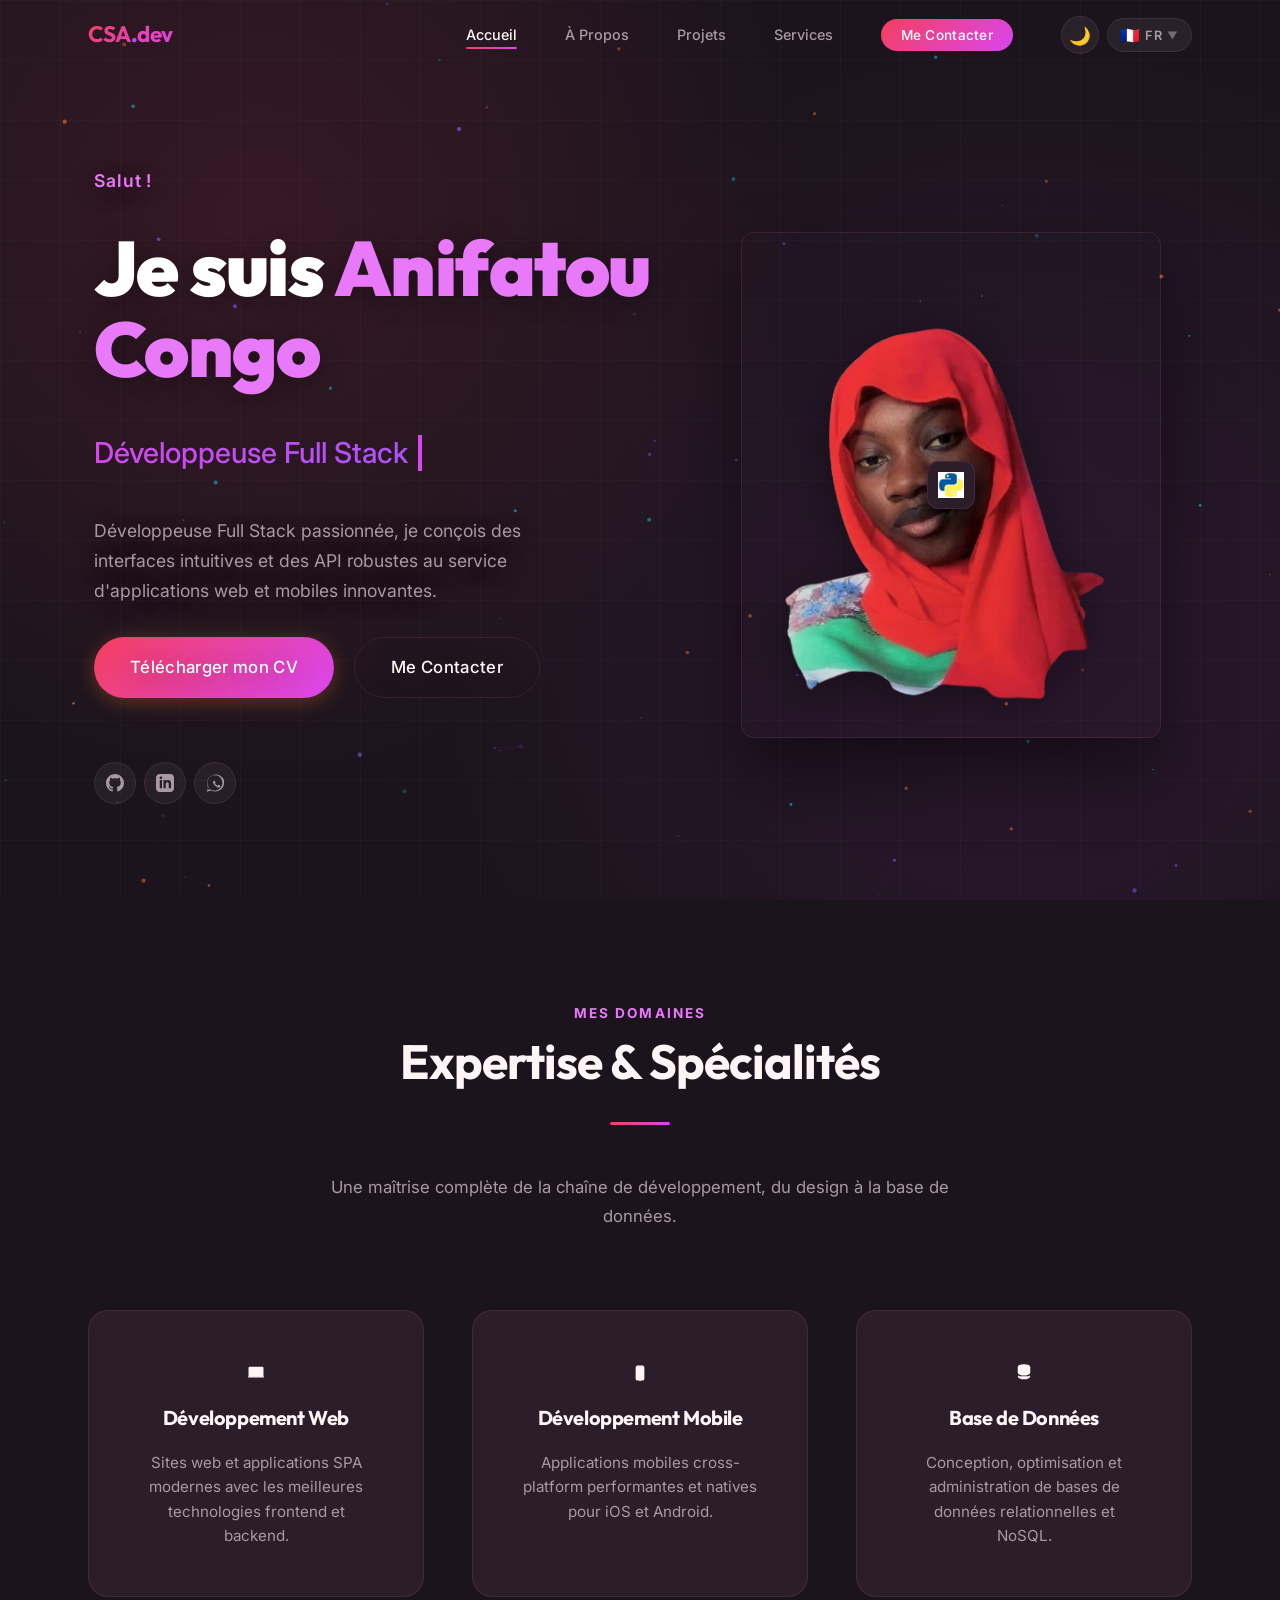
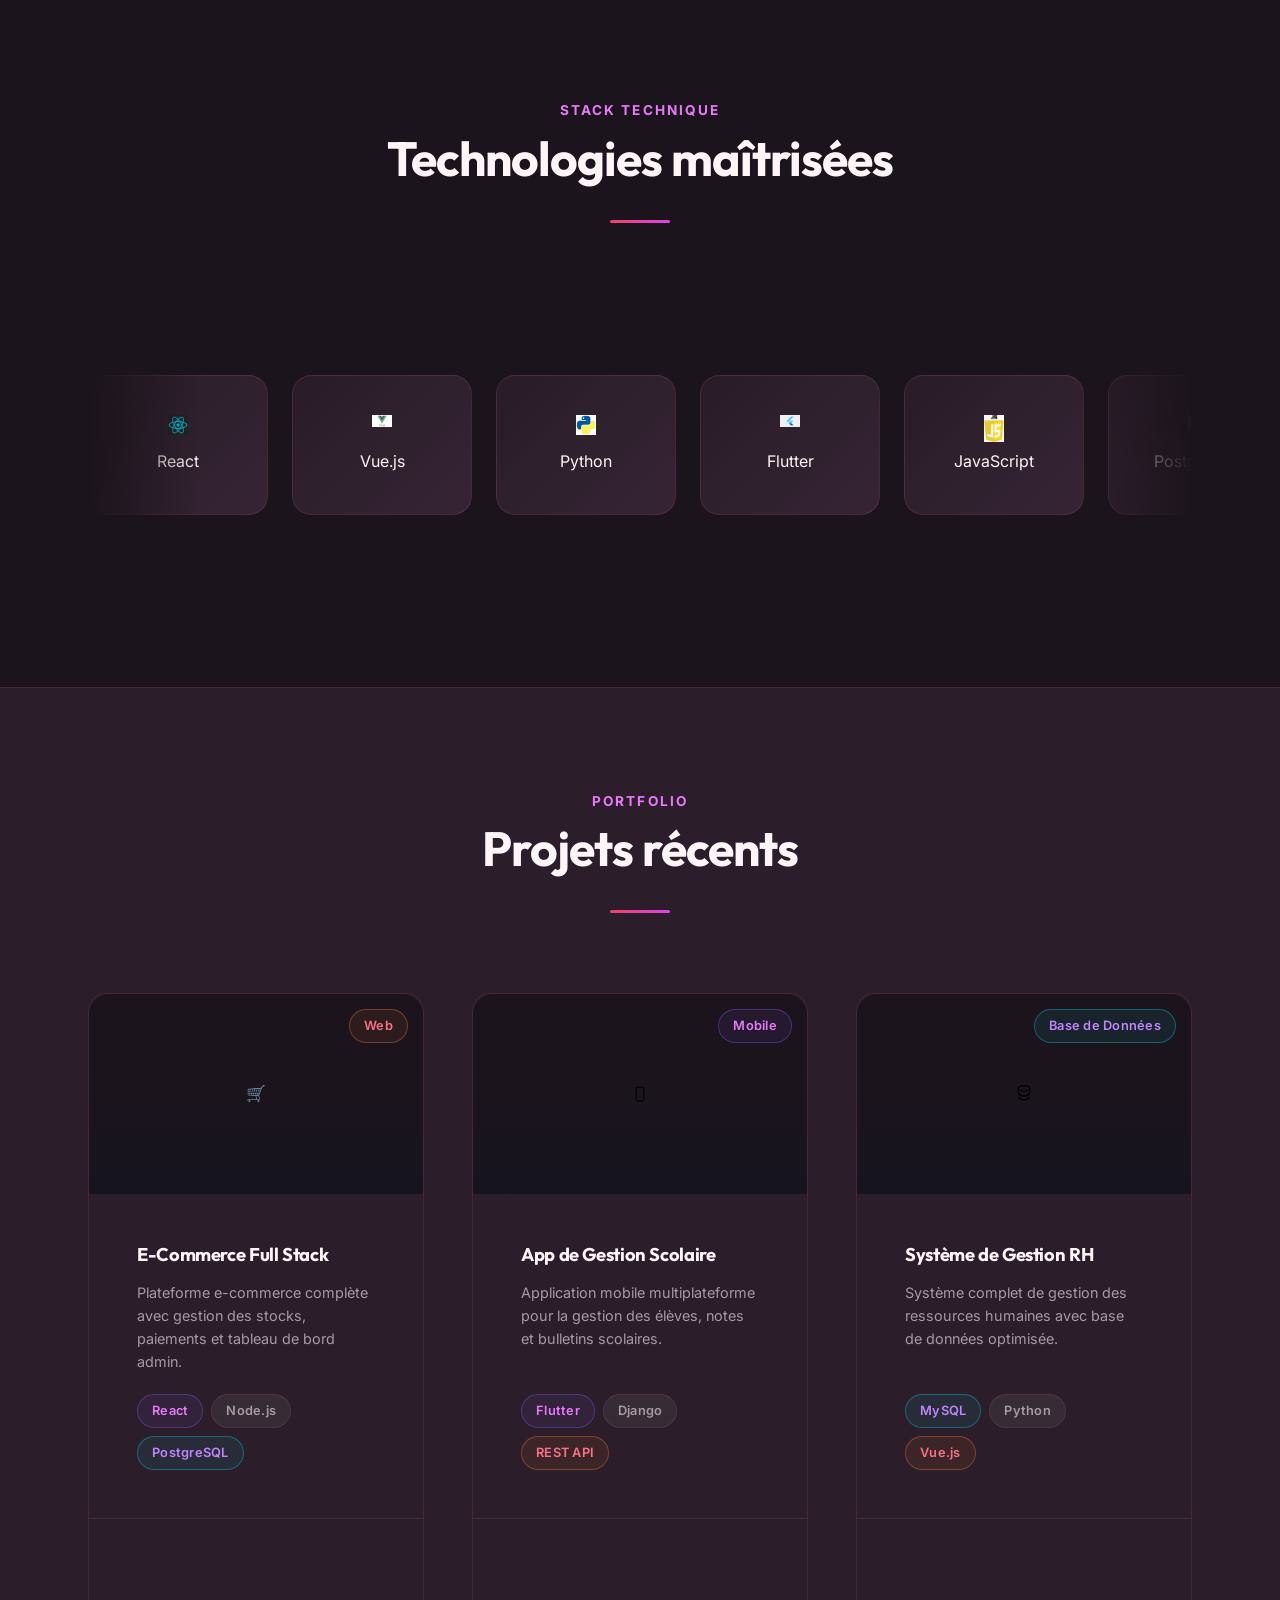
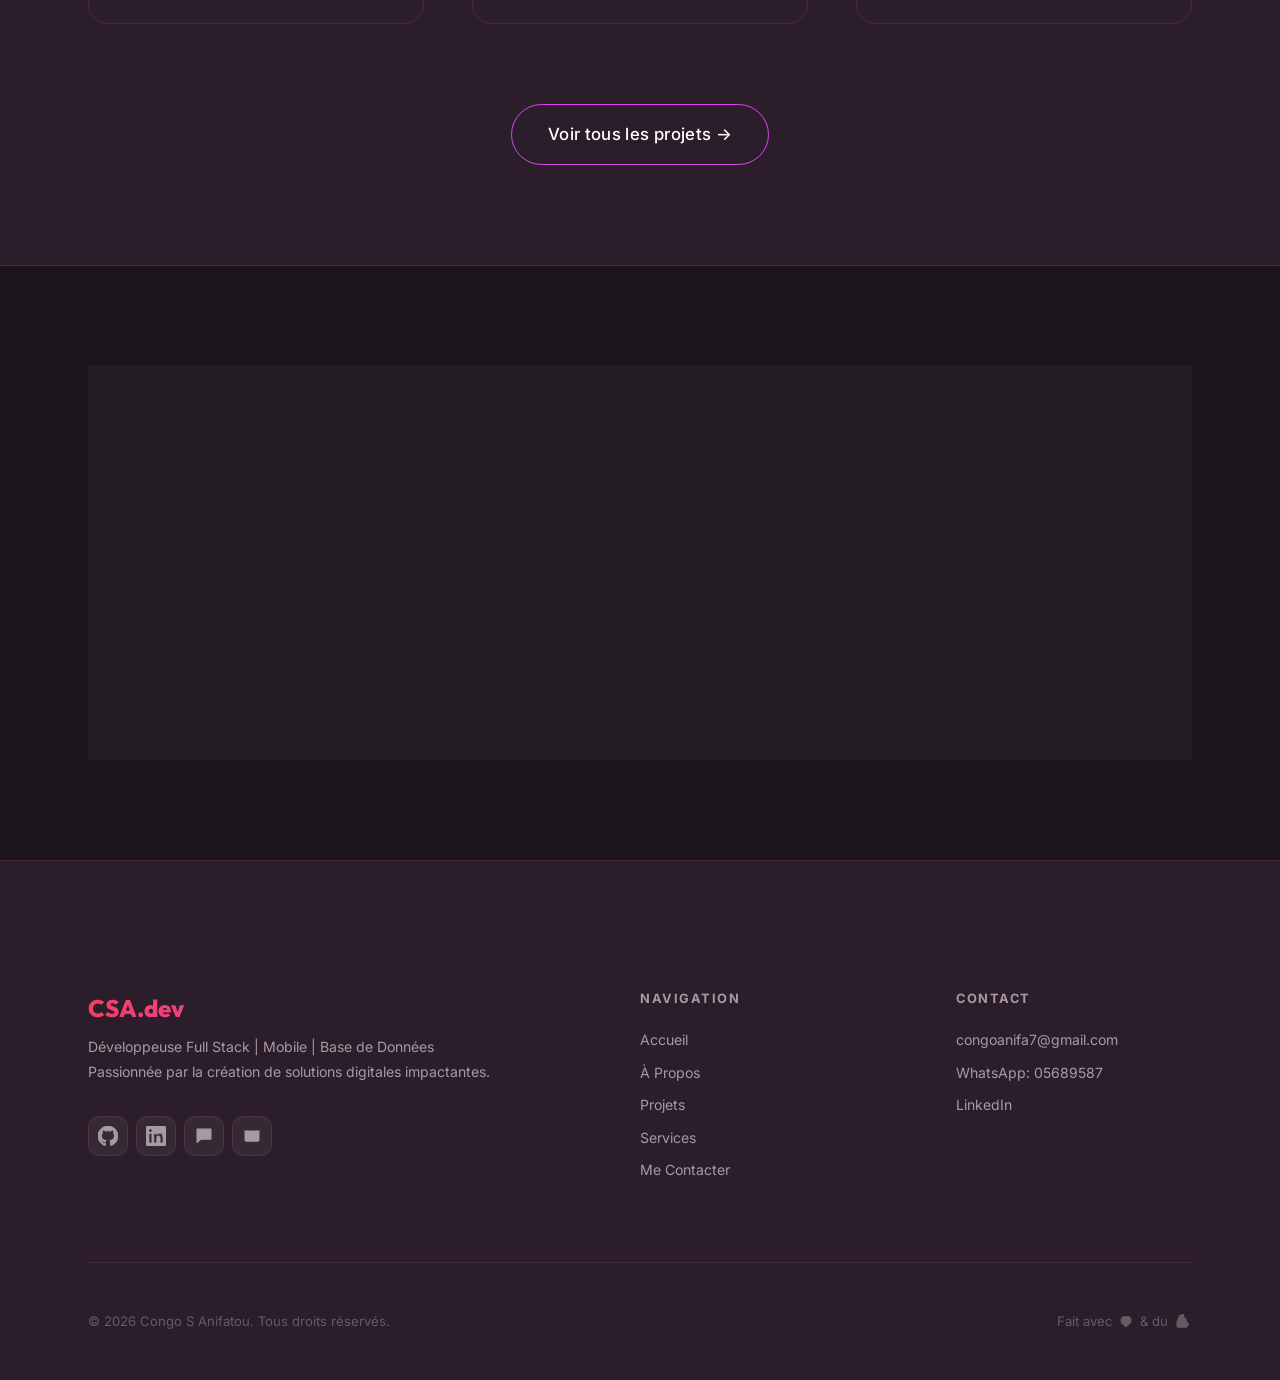
<file: index.html>
<!DOCTYPE html>
<html lang="fr">

<head>
  <meta charset="UTF-8" />
  <meta name="viewport" content="width=device-width, initial-scale=1.0" />
  <title>Congo S Anifatou — Développeuse Full Stack | Mobile | Base de Données</title>
  <meta name="description"
    content="Portfolio de Congo S Anifatou, développeuse Full Stack spécialisée en développement mobile et création de bases de données." />
  <link rel="preconnect" href="https://fonts.googleapis.com" />
  <link rel="stylesheet" href="css/main.css" />
  <link rel="stylesheet" href="css/animations.css" />
  <link rel="stylesheet" href="css/components.css" />
  <link rel="stylesheet" href="css/hero.css" />
  <link rel="stylesheet" href="css/theme.css" />
  <!-- Theme applied before render to avoid flash -->
  <script src="js/theme.js"></script>
</head>

<body>

  <!-- PAGE LOADER -->
  <div class="page-loader" id="loader">
    <div class="loader-ring"></div>
  </div>

  <!-- NAVBAR -->
  <nav class="navbar" id="navbar">
    <div class="nav-container">
      <a href="index.html" class="nav-logo">CSA<span>.</span>dev</a>
      <ul class="nav-links">
        <li><a href="index.html" class="nav-link" data-i18n="nav.accueil">Accueil</a></li>
        <li><a href="about.html" class="nav-link" data-i18n="nav.apropos">À Propos</a></li>
        <li><a href="portfolio.html" class="nav-link" data-i18n="nav.portfolio">Projets</a></li>
        <li><a href="services.html" class="nav-link" data-i18n="nav.services">Services</a></li>
        <li><a href="contact.html" class="nav-link nav-cta" data-i18n="nav.contact">Me Contacter</a></li>
      </ul>
      <div class="nav-controls">
        <button class="theme-toggle" onclick="toggleTheme()" title="Mode clair" aria-label="Basculer le thème">
          <span class="icon-moon">🌙</span>
          <span class="icon-sun">☀️</span>
        </button>
        <div class="lang-selector" id="lang-selector">
          <button class="lang-btn" onclick="toggleLangDropdown()" aria-label="Changer de langue">
            <span class="lang-btn-flag">🇫🇷</span>
            <span class="lang-btn-code">FR</span>
            <span class="lang-btn-arrow">▼</span>
          </button>
          <div class="lang-dropdown" role="menu"></div>
        </div>
        <button class="nav-hamburger" id="hamburger" aria-label="Menu">
          <span></span><span></span><span></span>
        </button>
      </div>
    </div>
  </nav>

  <!-- MOBILE MENU -->
  <nav class="nav-mobile" id="nav-mobile">
    <a href="index.html" class="nav-link" data-i18n="nav.accueil">Accueil</a>
    <a href="about.html" class="nav-link" data-i18n="nav.apropos">À Propos</a>
    <a href="portfolio.html" class="nav-link" data-i18n="nav.portfolio">Projets</a>
    <a href="services.html" class="nav-link" data-i18n="nav.services">Services</a>
    <a href="contact.html" class="nav-link" data-i18n="nav.contact">Me Contacter</a>
    <div style="display:flex;gap:12px;padding-top:12px;border-top:1px solid var(--clr-border);margin-top:8px;">
      <button class="theme-toggle" onclick="toggleTheme()" title="Thème">
        <span class="icon-moon">🌙</span><span class="icon-sun">☀️</span>
      </button>
      <div class="lang-selector" id="lang-selector-mobile">
        <button class="lang-btn" onclick="document.getElementById('lang-selector-mobile').classList.toggle('open')">
          <span class="lang-btn-flag">🇫🇷</span><span class="lang-btn-code">FR</span><span class="lang-btn-arrow">▼</span>
        </button>
        <div class="lang-dropdown" role="menu"></div>
      </div>
    </div>
  </nav>

  <!-- ══ HERO ══════════════════════════════════════ -->
  <section class="hero">
    <div class="hero-bg"></div>
    <div class="hero-grid-lines"></div>
    <canvas id="particles-canvas"></canvas>

    <div class="container hero-grid">
      <div class="hero-left">
        <p class="hero-greeting" data-i18n="hero.greeting">Salut ! 👋</p>
        
        <h1 class="hero-title">
          <span data-i18n="hero.intro">Je suis</span> <span class="hero-name">Anifatou Congo</span>
        </h1>

        <div class="typing-wrapper">
          <span class="typing-text" data-typing='["Développeuse web Full Stack", "Développeuse Mobile", "Experte Base de Données"]'></span><span class="cursor"></span>
        </div>

        <p class="hero-subtitle" data-i18n="hero.subtitle">
          Passionnée par le code et l'innovation, je conçois des solutions digitales performantes et intuitives pour vos projets les plus ambitieux.
        </p>

        <div class="hero-ctas">
          <a href="assets/CV_Congo_S_Anifatou.pdf" download class="btn btn-primary btn-lg" data-i18n="hero.btn.cv">Télécharger mon CV</a>
          <a href="contact.html" class="btn btn-secondary btn-lg" data-i18n="nav.contact">Me Contacter</a>
        </div>

        <div class="hero-social">
          <a href="https://github.com/Black-Queen-dev-alt" target="_blank" rel="noopener noreferrer" aria-label="GitHub" class="social-icon">
            <svg viewBox="0 0 24 24" fill="currentColor"><path d="M12 0c-6.626 0-12 5.373-12 12 0 5.302 3.438 9.8 8.207 11.387.599.111.793-.261.793-.577v-2.234c-3.338.726-4.033-1.416-4.033-1.416-.546-1.387-1.333-1.756-1.333-1.756-1.089-.745.083-.729.083-.729 1.205.084 1.839 1.237 1.839 1.237 1.07 1.834 2.807 1.304 3.492.997.107-.775.418-1.305.762-1.604-2.665-.305-5.467-1.334-5.467-5.931 0-1.311.469-2.381 1.236-3.221-.124-.303-.535-1.524.117-3.176 0 0 1.008-.322 3.301 1.23.957-.266 1.983-.399 3.003-.404 1.02.005 2.047.138 3.006.404 2.291-1.552 3.297-1.23 3.297-1.23.653 1.653.242 2.874.118 3.176.77.84 1.235 1.911 1.235 3.221 0 4.609-2.807 5.624-5.479 5.921.43.372.823 1.102.823 2.222v3.293c0 .319.192.694.801.576 4.765-1.589 8.199-6.086 8.199-11.386 0-6.627-5.373-12-12-12z"/></svg>
          </a>
          <a href="https://www.linkedin.com/in/anifa-congo-3a24162b9" target="_blank" rel="noopener noreferrer" aria-label="LinkedIn" class="social-icon">
            <svg viewBox="0 0 24 24" fill="currentColor"><path d="M19 0h-14c-2.761 0-5 2.239-5 5v14c0 2.761 2.239 5 5 5h14c2.762 0 5-2.238 5-5v-14c0-2.761-2.238-5-5-5zm-11 19h-3v-11h3v11zm-1.5-12.268c-.966 0-1.75-.79-1.75-1.764s.784-1.764 1.75-1.764 1.75.79 1.75 1.764-.783 1.764-1.75 1.764zm13.5 12.268h-3v-5.604c0-3.368-4-3.113-4 0v5.604h-3v-11h3v1.765c1.396-2.586 7-2.777 7 2.476v6.759z"/></svg>
          </a>
          <a href="https://wa.me/05689587" target="_blank" rel="noopener noreferrer" aria-label="WhatsApp" class="social-icon">
            <svg viewBox="0 0 24 24" fill="currentColor"><path d="M24 11.7c0 6.45-5.25 11.7-11.7 11.7-2.05 0-3.98-.53-5.65-1.45l-5.65 1.86 1.89-5.51c-1.01-1.73-1.59-3.74-1.59-5.9 0-6.45 5.25-11.7 11.7-11.7 6.45 0 11.7 5.25 11.7 11.7zm-11.7-10.5c-5.79 0-10.5 4.71-10.5 10.5 0 2.13.63 4.12 1.72 5.78l-1.12 3.27 3.35-.1.1.04c1.6.98 3.48 1.55 5.51 1.55 5.79 0 10.5-4.71 10.5-10.5 0-5.79-4.71-10.5-10.5-10.5zm6.17 14c-.23-.11-1.39-.69-1.61-.77-.21-.08-.37-.12-.52.12-.15.23-.59.77-.73.92-.12.15-.25.17-.48.06-.23-.11-.98-.36-1.87-1.15-.69-.61-1.16-1.38-1.29-1.61-.13-.23-.01-.35.1-.46.1-.1.23-.26.35-.39.11-.12.15-.21.23-.35.08-.15.04-.28-.02-.39-.06-.11-.52-1.26-.72-1.73-.19-.46-.39-.4-.52-.41-.13-.01-.29-.01-.44-.01-.15 0-.41.06-.63.29-.22.23-.85.83-.85 2.02 0 1.19.87 2.33.99 2.49.12.15 1.71 2.61 4.15 3.66.58.25 1.03.4 1.38.51.58.18 1.11.16 1.53.09.47-.07 1.39-.57 1.58-1.12.2-.55.2-1.02.14-1.12-.06-.1-.23-.17-.46-.28z"/></svg>
          </a>
        </div>
      </div>

      <div class="hero-right">
        <div class="hero-photo-wrapper">
          <img src="assets/profile.png" alt="Congo S Anifatou" class="hero-photo" />
          <div class="orbitals">
            <span class="orbit-dot orbit-dot-1"><img src="assets/react.jpg" alt="React" class="orbit-dot-img"></span>
            <span class="orbit-dot orbit-dot-2"><img src="assets/vscode.jpg" alt="VS Code" class="orbit-dot-img"></span>
            <span class="orbit-dot orbit-dot-3"><img src="assets/mysql.jpg" alt="MySQL" class="orbit-dot-img"></span>
            <span class="orbit-dot orbit-dot-4"><img src="assets/python.jpg" alt="Python" class="orbit-dot-img"></span>
          </div>
        </div>
      </div>
    </div>
  </section>

  <!-- ══ EXPERTISE ══════════════════════════════════ -->
  <section class="section" id="expertise">
    <div class="container">
      <div class="section-header reveal">
        <span class="section-tag" data-i18n="expertise.tag">Mes domaines</span>
        <h2 class="section-title" data-i18n="expertise.title">Expertise &amp; Spécialités</h2>
        <div class="divider"></div>
        <p class="section-subtitle" data-i18n="expertise.subtitle">Une maîtrise complète de la chaîne de développement,
          du design à la base de données.
        </p>
      </div>

      <div class="expertise-grid">
        <div class="expertise-card orange reveal reveal-delay-1">
          <span class="expertise-emoji">
            <svg viewBox="0 0 64 64" fill="none" stroke="currentColor" stroke-width="4" stroke-linecap="round" stroke-linejoin="round" class="icon"><rect x="10" y="14" width="44" height="28" rx="2"/><path d="M8 44h48M20 20h24"/></svg>
          </span>
          <h3 class="expertise-title" data-i18n="expertise.web.title">Développement Web</h3>
          <p class="expertise-desc" data-i18n="expertise.web.desc">Sites web et applications SPA modernes avec les
            meilleures technologies frontend et backend.</p>
        </div>
        <div class="expertise-card violet reveal reveal-delay-2">
          <span class="expertise-emoji">
            <svg viewBox="0 0 64 64" fill="none" stroke="currentColor" stroke-width="4" stroke-linecap="round" stroke-linejoin="round" class="icon"><rect x="20" y="10" width="24" height="44" rx="4"/><path d="M32 54v2"/></svg>
          </span>
          <h3 class="expertise-title" data-i18n="expertise.mobile.title">Développement Mobile</h3>
          <p class="expertise-desc" data-i18n="expertise.mobile.desc">Applications mobiles cross-platform performantes
            et natives pour iOS et Android.</p>
        </div>
        <div class="expertise-card cyan reveal reveal-delay-3">
          <span class="expertise-emoji">
            <svg viewBox="0 0 64 64" fill="none" stroke="currentColor" stroke-width="4" stroke-linecap="round" stroke-linejoin="round" class="icon"><ellipse cx="32" cy="14" rx="18" ry="8"/><path d="M14 14v16c0 4 8 8 18 8s18-4 18-8V14M14 30c0 4 8 8 18 8s18-4 18-8M14 42c0 4 8 8 18 8s18-4 18-8"/></svg>
          </span>
          <h3 class="expertise-title" data-i18n="expertise.db.title">Base de Données</h3>
          <p class="expertise-desc" data-i18n="expertise.db.desc">Conception, optimisation et administration de bases de
            données relationnelles et NoSQL.</p>
        </div>
      </div>
    </div>
  </section>

  <!-- ══ TECHNOLOGIES ════════════════════════════════ -->
  <section class="section pt-0">
    <div class="container">
      <div class="section-header reveal">
        <span class="section-tag" data-i18n="tech.tag">Stack Technique</span>
        <h2 class="section-title" data-i18n="tech.title">Technologies maîtrisées</h2>
        <div class="divider"></div>
      </div>

      <div class="tech-marquee-wrapper reveal">
        <div class="tech-grid">
          <div class="tech-item"><span class="icon"><img src="assets/react.jpg" alt="icone react"
                class="tech-icon"></span>React</div>
          <div class="tech-item"><span class="icon"><img src="assets/Vue.jpg" alt="icone vue"
                class="tech-icon"></span>Vue.js</div>
          <div class="tech-item"><span class="icon"><img src="assets/python.jpg" alt="icone python"
                class="tech-icon"></span>Python</div>
          <div class="tech-item"><span class="icon"><img src="assets/flutter.jpg" alt="icone flutter"
                class="tech-icon"></span>Flutter</div>
          <div class="tech-item"><span class="icon"><img src="assets/javascript.jpg" alt="icone javascript"
                class="tech-icon"></span>JavaScript</div>
          <div class="tech-item"><span class="icon"><img src="assets/postgresql.jpg" alt="icone postgresql"
                class="tech-icon"></span>PostgreSQL</div>
          <div class="tech-item"><span class="icon"><img src="assets/mongodb.jpg" alt="icone mongodb"
                class="tech-icon"></span>MongoDB</div>
          <div class="tech-item"><span class="icon"><img src="assets/mysql.jpg" alt="icone mysql"
                class="tech-icon"></span>MySQL</div>
          <div class="tech-item"><span class="icon"><img src="assets/firebase.jpg" alt="icone firebase"
                class="tech-icon"></span>Firebase</div>
          <div class="tech-item"><span class="icon"><img src="assets/docker.jpg" alt="icone docker"
                class="tech-icon"></span>Docker</div>
          <div class="tech-item"><span class="icon"><img src="assets/node.jpg" alt="icone node"
                class="tech-icon"></span>Node.js</div>
          <div class="tech-item"><span class="icon"><img src="assets/django.jpg" alt="icone django"
                class="tech-icon"></span>Django</div>
          <div class="tech-item"><span class="icon"><img src="assets/git.jpg" alt="icone git"
                class="tech-icon"></span>Git</div>
          <!-- Duplication pour le défilement infini fluide -->
          <div class="tech-item"><span class="icon"><img src="assets/react.jpg" alt="icone react"
                class="tech-icon"></span>React</div>
          <div class="tech-item"><span class="icon"><img src="assets/Vue.jpg" alt="icone vue"
                class="tech-icon"></span>Vue.js</div>
          <div class="tech-item"><span class="icon"><img src="assets/python.jpg" alt="icone python"
                class="tech-icon"></span>Python</div>
          <div class="tech-item"><span class="icon"><img src="assets/flutter.jpg" alt="icone flutter"
                class="tech-icon"></span>Flutter</div>
          <div class="tech-item"><span class="icon"><img src="assets/javascript.jpg" alt="icone javascript"
                class="tech-icon"></span>JavaScript</div>
          <div class="tech-item"><span class="icon"><img src="assets/postgresql.jpg" alt="icone postgresql"
                class="tech-icon"></span>PostgreSQL</div>
          <div class="tech-item"><span class="icon"><img src="assets/mongodb.jpg" alt="icone mongodb"
                class="tech-icon"></span>MongoDB</div>
          <div class="tech-item"><span class="icon"><img src="assets/mysql.jpg" alt="icone mysql"
                class="tech-icon"></span>MySQL</div>
          <div class="tech-item"><span class="icon"><img src="assets/firebase.jpg" alt="icone firebase"
                class="tech-icon"></span>Firebase</div>
          <div class="tech-item"><span class="icon"><img src="assets/docker.jpg" alt="icone docker"
                class="tech-icon"></span>Docker</div>
          <div class="tech-item"><span class="icon"><img src="assets/node.jpg" alt="icone node"
                class="tech-icon"></span>Node.js</div>
          <div class="tech-item"><span class="icon"><img src="assets/django.jpg" alt="icone django"
                class="tech-icon"></span>Django</div>
          <div class="tech-item"><span class="icon"><img src="assets/git.jpg" alt="icone git"
                class="tech-icon"></span>Git</div>
        </div>
      </div>
    </div>
  </section>

  <!-- ══ PROJETS RÉCENTS ════════════════════════════ -->
  <section class="section bg-surface-border-top-bottom">
    <div class="container">
      <div class="section-header reveal">
        <span class="section-tag" data-i18n="projects.tag">Portfolio</span>
        <h2 class="section-title" data-i18n="projects.title">Projets récents</h2>
        <div class="divider"></div>
      </div>

      <div class="grid-3">
        <div class="project-card reveal reveal-delay-1">
          <div class="project-thumbnail">
            <div class="project-thumbnail-inner">🛒</div>
            <div class="project-overlay"></div>
            <span class="badge badge-orange project-category-badge" data-i18n="filter.web">Web</span>
          </div>
          <div class="project-body">
            <h4 class="project-title" data-i18n="project1.title">E-Commerce Full Stack</h4>
            <p class="project-desc" data-i18n="project1.desc">Plateforme e-commerce complète avec gestion des stocks,
              paiements et tableau de bord admin.</p>
            <div class="project-tags">
              <span class="badge badge-violet">React</span>
              <span class="badge">Node.js</span>
              <span class="badge badge-cyan">PostgreSQL</span>
            </div>
          </div>
          <div class="project-actions">
            <a href="portfolio.html" class="btn btn-secondary btn-sm" data-i18n="project.details">Détails</a>
          </div>
        </div>

        <div class="project-card reveal reveal-delay-2">
          <div class="project-thumbnail">
            <div class="project-thumbnail-inner"><img src="assets/icons/mobile.svg" class="icon" alt="Mobile"></div>
            <div class="project-overlay"></div>
            <span class="badge badge-violet project-category-badge" data-i18n="filter.mobile">Mobile</span>
          </div>
          <div class="project-body">
            <h4 class="project-title" data-i18n="project2.title">App de Gestion Scolaire</h4>
            <p class="project-desc" data-i18n="project2.desc">Application mobile multiplateforme pour la gestion des
              élèves, notes et bulletins scolaires.</p>
            <div class="project-tags">
              <span class="badge badge-violet">Flutter</span>
              <span class="badge">Django</span>
              <span class="badge badge-orange">REST API</span>
            </div>
          </div>
          <div class="project-actions">
            <a href="portfolio.html" class="btn btn-secondary btn-sm" data-i18n="project.details">Détails</a>
          </div>
        </div>

        <div class="project-card reveal reveal-delay-3">
          <div class="project-thumbnail">
            <div class="project-thumbnail-inner"><img src="assets/icons/database.svg" class="icon"
                alt="Base de Données"></div>
            <div class="project-overlay"></div>
            <span class="badge badge-cyan project-category-badge" data-i18n="expertise.db.title">Base de Données</span>
          </div>
          <div class="project-body">
            <h4 class="project-title" data-i18n="project3.title">Système de Gestion RH</h4>
            <p class="project-desc" data-i18n="project3.desc">Système complet de gestion des ressources humaines avec
              base de données optimisée.</p>
            <div class="project-tags">
              <span class="badge badge-cyan">MySQL</span>
              <span class="badge">Python</span>
              <span class="badge badge-orange">Vue.js</span>
            </div>
          </div>
          <div class="project-actions">
            <a href="portfolio.html" class="btn btn-secondary btn-sm" data-i18n="project.details">Détails</a>
          </div>
        </div>
      </div>

      <div class="text-center mt-2xl">
        <a href="portfolio.html" class="btn btn-outline-violet btn-lg" data-i18n="projects.viewall">Voir tous les
          projets →</a>
      </div>
    </div>
  </section>

  <!-- ══ CTA BAND ═══════════════════════════════════ -->
  <section class="section">
    <div class="container">
      <div class="card card-glass text-center reveal card-cta">
        <div class="card-overlay"></div>
        <span class="section-tag" data-i18n="cta.tag">Débutons ensemble</span>
        <h2 class="section-title my-md" data-i18n="cta.title">Votre projet, ma passion</h2>
        <p class="max-w-500" data-i18n="cta.subtitle">Vous avez une idée ? Un projet à concrétiser ? Je suis là pour
          transformer votre vision en réalité numérique.</p>
        <a href="contact.html" class="btn btn-primary btn-lg">
          <img src="assets/icons/email.svg" class="icon" alt="Démarrer"> <span data-i18n="cta.btn">Démarrer un
            projet</span>
        </a>
      </div>
    </div>
  </section>

  <!-- ══ FOOTER ═════════════════════════════════════ -->
  <footer class="footer">
    <div class="container">
      <div class="footer-grid">
        <div>
          <div class="footer-brand-name">CSA.dev</div>
          <p class="footer-tagline" data-i18n-html="footer.tagline">Développeuse Full Stack | Mobile | Base de
            Données<br>Passionnée par la création de solutions digitales impactantes.</p>
          <div class="footer-socials">
            <a href="https://github.com/Black-Queen-dev-alt" target="_blank" rel="noopener noreferrer"
              class="social-btn" title="GitHub"><svg viewBox="0 0 24 24" fill="currentColor" class="icon"><path d="M12 0c-6.626 0-12 5.373-12 12 0 5.302 3.438 9.8 8.207 11.387.599.111.793-.261.793-.577v-2.234c-3.338.726-4.033-1.416-4.033-1.416-.546-1.387-1.333-1.756-1.333-1.756-1.089-.745.083-.729.083-.729 1.205.084 1.839 1.237 1.839 1.237 1.07 1.834 2.807 1.304 3.492.997.107-.775.418-1.305.762-1.604-2.665-.305-5.467-1.334-5.467-5.931 0-1.311.469-2.381 1.236-3.221-.124-.303-.535-1.524.117-3.176 0 0 1.008-.322 3.301 1.23.957-.266 1.983-.399 3.003-.404 1.02.005 2.047.138 3.006.404 2.291-1.552 3.297-1.23 3.297-1.23.653 1.653.242 2.874.118 3.176.77.84 1.235 1.911 1.235 3.221 0 4.609-2.807 5.624-5.479 5.921.43.372.823 1.102.823 2.222v3.293c0 .319.192.694.801.576 4.765-1.589 8.199-6.086 8.199-11.386 0-6.627-5.373-12-12-12z"/></svg></a>
            <a href="https://www.linkedin.com/in/anifa-congo-3a24162b9" target="_blank" rel="noopener noreferrer"
              class="social-btn" title="LinkedIn"><svg viewBox="0 0 24 24" fill="currentColor" class="icon"><path d="M20.447 20.452h-3.554v-5.569c0-1.328-.027-3.037-1.852-3.037-1.853 0-2.136 1.445-2.136 2.939v5.667H9.351V9h3.414v1.561h.046c.477-.9 1.637-1.85 3.37-1.85 3.601 0 4.267 2.37 4.267 5.455v6.286zM5.337 7.433a2.062 2.062 0 0 1-2.063-2.065 2.064 2.064 0 1 1 2.063 2.065zM7.119 20.452H3.554V9h3.565v11.452zM22.225 0H1.771C.792 0 0 .774 0 1.729v20.542C0 23.227.792 24 1.771 24h20.451C23.2 24 24 23.227 24 22.271V1.729C24 .774 23.2 0 22.222 0h.003z"/></svg></a>
            <a href="https://wa.me/05689587" target="_blank" rel="noopener noreferrer" class="social-btn"
              title="WhatsApp"><svg viewBox="0 0 64 64" fill="none" stroke="currentColor" stroke-width="4" stroke-linecap="round" stroke-linejoin="round" class="icon"><path d="M10 10h44v32H22l-12 10V10zM20 24h24M20 32h18M20 40h10"/></svg></a>
            <a href="mailto:congoanifa7@gmail.com" class="social-btn" title="Email"><svg viewBox="0 0 64 64" fill="none" stroke="currentColor" stroke-width="4" stroke-linecap="round" stroke-linejoin="round" class="icon"><rect x="10" y="16" width="44" height="32" rx="4"/><path d="M10 16l22 18 22-18"/></svg></a>
          </div>
        </div>
        <div>
          <div class="footer-heading" data-i18n="footer.nav.title">Navigation</div>
          <div class="footer-links">
            <a href="index.html" class="footer-link" data-i18n="nav.accueil">Accueil</a>
            <a href="about.html" class="footer-link" data-i18n="nav.apropos">À Propos</a>
            <a href="portfolio.html" class="footer-link" data-i18n="nav.portfolio">Projets</a>
            <a href="services.html" class="footer-link" data-i18n="nav.services">Services</a>
            <a href="contact.html" class="footer-link" data-i18n="nav.contact">Me Contacter</a>
          </div>
        </div>
        <div>
          <div class="footer-heading" data-i18n="footer.contact.title">Contact</div>
          <div class="footer-links">
            <a href="mailto:congoanifa7@gmail.com" class="footer-link">congoanifa7@gmail.com</a>
            <a href="https://wa.me/05689587" class="footer-link">WhatsApp: 05689587</a>
            <a href="https://www.linkedin.com/in/anifa-congo-3a24162b9" target="_blank" rel="noopener noreferrer"
              class="footer-link">LinkedIn</a>
          </div>
        </div>
      </div>
      <div class="footer-bottom">
        <span data-i18n="footer.copyright">© 2026 Congo S Anifatou. Tous droits réservés.</span>
        <span><span data-i18n="footer.madewith">Fait avec</span> <svg viewBox="0 0 64 64" fill="none" stroke="currentColor" stroke-width="4" stroke-linecap="round" stroke-linejoin="round" class="icon"><path d="M16 26c0-8 8-14 16-10 8-4 16 2 16 10 0 10-16 20-16 20S16 36 16 26z" fill="currentColor"/></svg> &amp; du <svg viewBox="0 0 64 64" fill="none" stroke="currentColor" stroke-width="4" stroke-linecap="round" stroke-linejoin="round" class="icon"><rect x="16" y="28" width="32" height="20" rx="4"/><path d="M20 28V20h24v8M44 36h8c0 6-4 10-8 10M22 18c0-4 4-8 8-8s8 4 8 8M30 12c0-2 2-4 4-4s4 2 4 4"/></svg></span>
      </div>
    </div>
  </footer>

  <script src="js/i18n.js"></script>
  <script src="js/main.js"></script>
  <script>
    // Init theme & i18n after DOM ready
    window.addEventListener('DOMContentLoaded', () => {
      initTheme();
      initI18n();
    });
  </script>
</body>

</html>
</file>
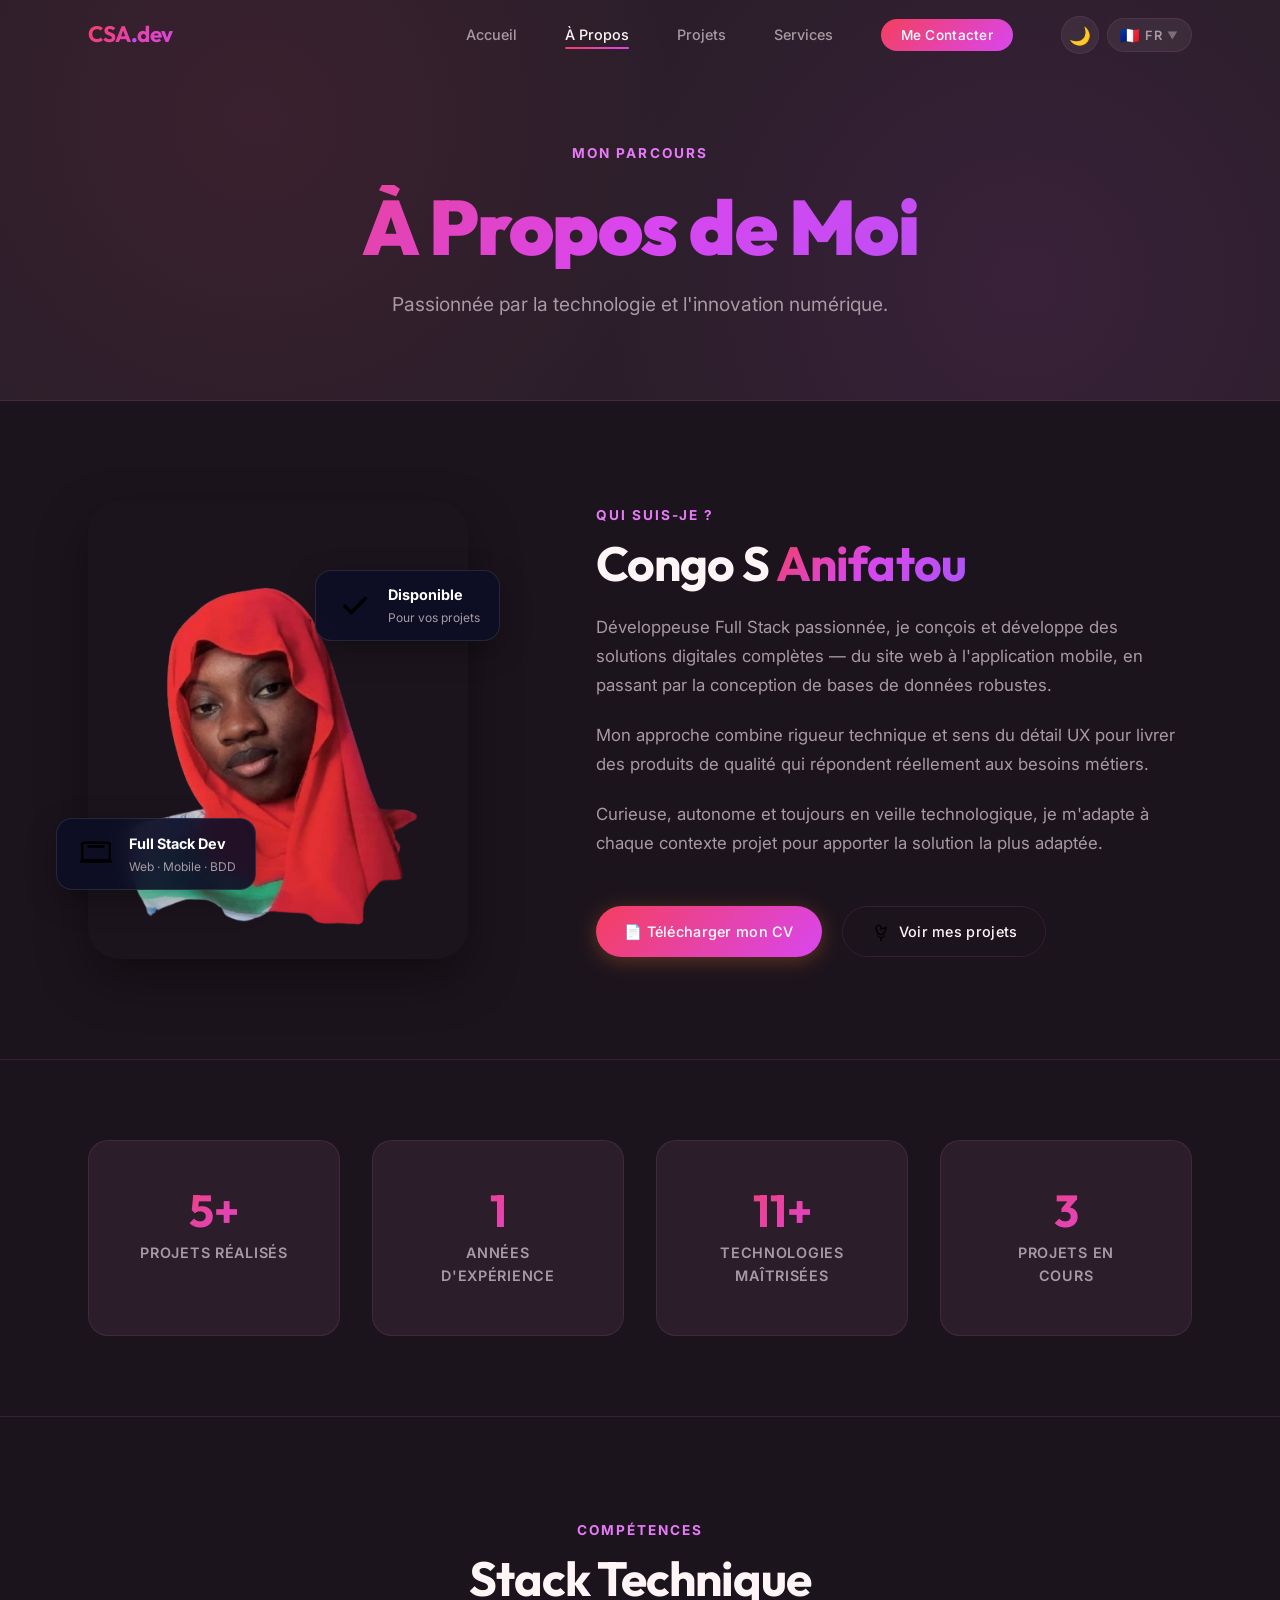
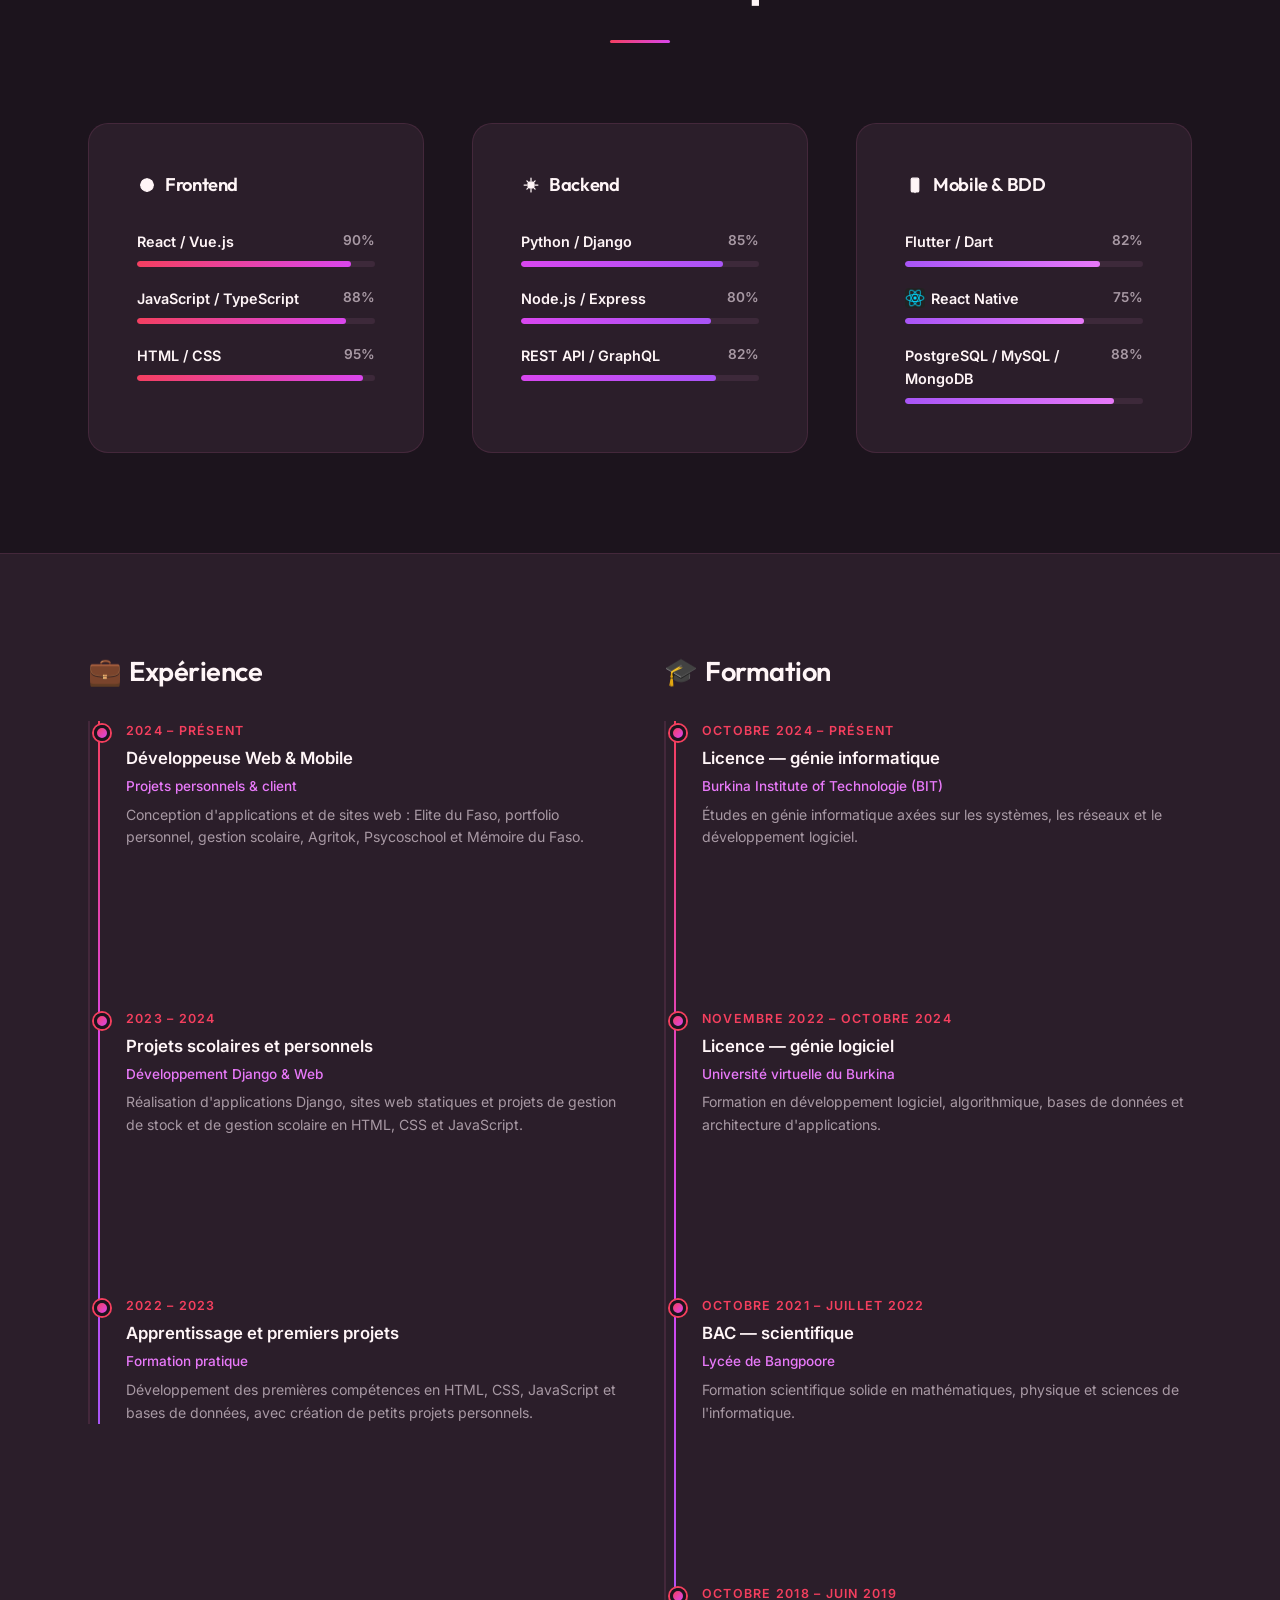
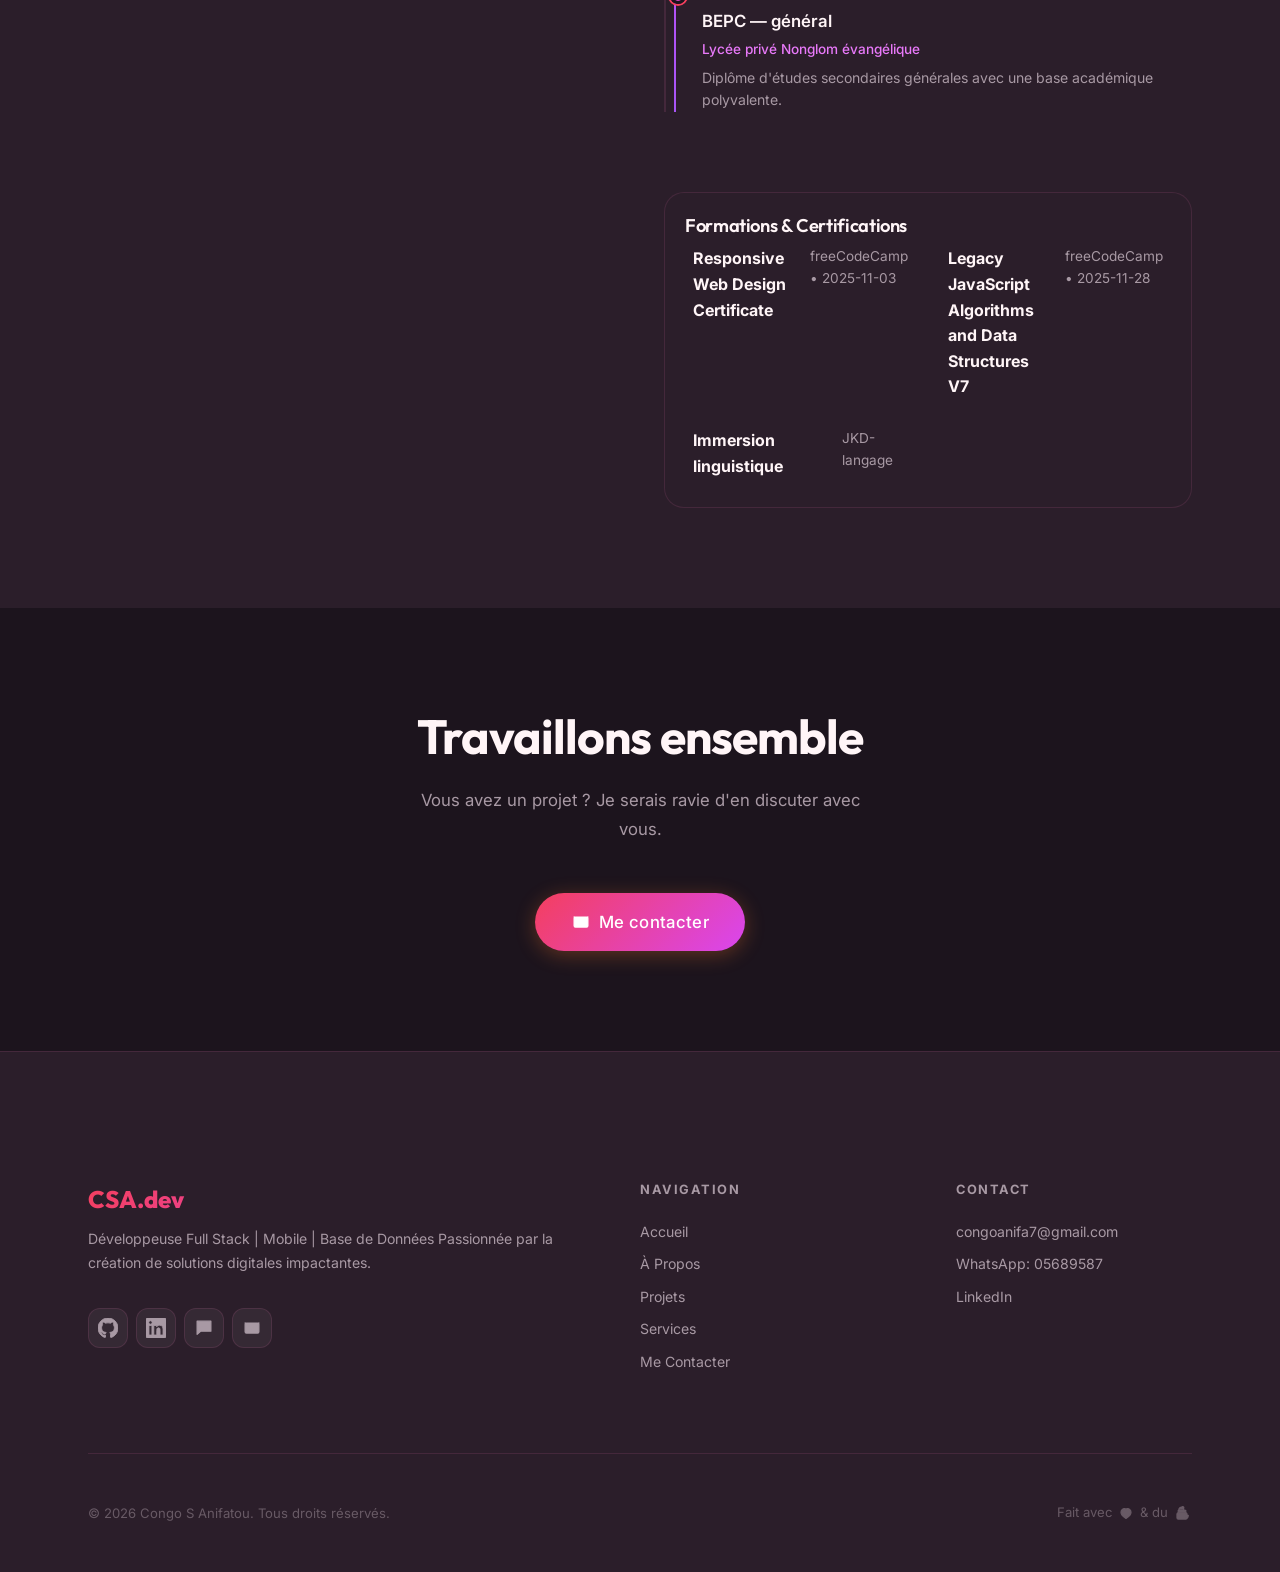
<file: about.html>
<!DOCTYPE html>
<html lang="fr">

<head>
  <meta charset="UTF-8" />
  <meta name="viewport" content="width=device-width, initial-scale=1.0" />
  <title>À Propos — Congo S Anifatou</title>
  <meta name="description"
    content="Découvrez le parcours, les compétences et la vision de Congo S Anifatou, développeuse Full Stack spécialisée mobile et base de données." />
  <link rel="preconnect" href="https://fonts.googleapis.com" />
  <link rel="stylesheet" href="css/main.css" />
  <link rel="stylesheet" href="css/animations.css" />
  <link rel="stylesheet" href="css/components.css" />
  <link rel="stylesheet" href="css/hero.css" />
  <link rel="stylesheet" href="css/theme.css" />
  <script src="js/theme.js"></script>
</head>

<body>

  <div class="page-loader" id="loader">
    <div class="loader-ring"></div>
  </div>

  <!-- NAVBAR -->
  <nav class="navbar" id="navbar">
    <div class="nav-container">
      <a href="index.html" class="nav-logo">CSA<span>.</span>dev</a>
      <ul class="nav-links">
        <li><a href="index.html" class="nav-link" data-i18n="nav.accueil">Accueil</a></li>
        <li><a href="about.html" class="nav-link" data-i18n="nav.apropos">À Propos</a></li>
        <li><a href="portfolio.html" class="nav-link" data-i18n="nav.portfolio">Projets</a></li>
        <li><a href="services.html" class="nav-link" data-i18n="nav.services">Services</a></li>
        <li><a href="contact.html" class="nav-link nav-cta" data-i18n="nav.contact">Me Contacter</a></li>
      </ul>
      <div class="nav-controls">
        <button class="theme-toggle" onclick="toggleTheme()" title="Mode clair" aria-label="Basculer le thème">
          <span class="icon-moon">🌙</span>
          <span class="icon-sun">☀️</span>
        </button>
        <div class="lang-selector" id="lang-selector">
          <button class="lang-btn" onclick="toggleLangDropdown()" aria-label="Changer de langue">
            <span class="lang-btn-flag">🇫🇷</span>
            <span class="lang-btn-code">FR</span>
            <span class="lang-btn-arrow">▼</span>
          </button>
          <div class="lang-dropdown" role="menu"></div>
        </div>
        <button class="nav-hamburger" id="hamburger" aria-label="Menu">
          <span></span><span></span><span></span>
        </button>
      </div>
    </div>
  </nav>

  <nav class="nav-mobile" id="nav-mobile">
    <a href="index.html" class="nav-link" data-i18n="nav.accueil">Accueil</a>
    <a href="about.html" class="nav-link" data-i18n="nav.apropos">À Propos</a>
    <a href="portfolio.html" class="nav-link" data-i18n="nav.portfolio">Projets</a>
    <a href="services.html" class="nav-link" data-i18n="nav.services">Services</a>
    <a href="contact.html" class="nav-link" data-i18n="nav.contact">Me Contacter</a>
    <div style="display:flex;gap:12px;padding-top:12px;border-top:1px solid var(--clr-border);margin-top:8px;">
      <button class="theme-toggle" onclick="toggleTheme()" title="Thème">
        <span class="icon-moon">🌙</span><span class="icon-sun">☀️</span>
      </button>
      <div class="lang-selector" id="lang-selector-mobile">
        <button class="lang-btn" onclick="document.getElementById('lang-selector-mobile').classList.toggle('open')">
          <span class="lang-btn-flag">🇫🇷</span><span class="lang-btn-code">FR</span><span class="lang-btn-arrow">▼</span>
        </button>
        <div class="lang-dropdown" role="menu"></div>
      </div>
    </div>
  </nav>

  <!-- PAGE HERO -->
  <div class="page-hero">
    <div class="page-hero-bg"></div>
    <div class="container">
      <span class="section-tag" data-i18n="about.tag">Mon parcours</span>
      <h1 class="section-title gradient-text" data-i18n="about.title">À Propos de Moi</h1>
      <p class="section-subtitle" data-i18n="about.subtitle">Passionnée par la technologie et l'innovation numérique.</p>
    </div>
  </div>

  <!-- ══ BIO ═══════════════════════════════════════ -->
  <section class="section">
    <div class="container">
      <div class="grid-380-1fr">

        <!-- Photo -->
        <div class="reveal reveal-left position-relative">
          <img src="assets/profile.png" alt="Congo S Anifatou" class="profile-img" />
          <!-- Floating badges -->
          <div class="float-badge float-badge-primary">
            <div class="icon-large"><img src="assets/icons/laptop.svg" alt="Laptop" /></div>
            <div>
              <div class="badge-text">Full Stack Dev</div>
              <div class="text-muted-sm">Web · Mobile · BDD</div>
            </div>
          </div>
          <div class="float-badge-delayed float-badge-highlight">
            <div class="icon-large"><img src="assets/icons/check.svg" alt="Check" /></div>
            <div>
              <div class="badge-text text-orange" data-i18n="badge.available">Disponible</div>
              <div class="text-muted-sm" data-i18n="badge.forprojects">Pour vos projets</div>
            </div>
          </div>
        </div>

        <!-- Text -->
        <div class="reveal reveal-right">
          <span class="section-tag" data-i18n="about.who.tag">Qui suis-je ?</span>
          <h2 class="mb-sm-md">Congo S <span class="gradient-text">Anifatou</span></h2>
          <p class="mb-md" data-i18n="about.bio1">
            Développeuse Full Stack passionnée, je conçois et développe des solutions digitales complètes — du site web à
            l'application mobile, en passant par la conception de bases de données robustes.
          </p>
          <p class="mb-md" data-i18n="about.bio2">
            Mon approche combine rigueur technique et sens du détail UX pour livrer des produits de qualité qui
            répondent réellement aux besoins métiers. Chaque ligne de code est pensée pour la performance, la
            maintenabilité et l'évolutivité.
          </p>
          <p class="mb-xl" data-i18n="about.bio3">
            Curieuse, autonome et toujours en veille technologique, je m'adapte à chaque contexte projet pour apporter la
            solution la plus adaptée.
          </p>
          <div class="flex-gap-md-wrap">
            <a href="assets/CV_Congo_S_Anifatou.pdf" class="btn btn-primary" download="CV_Congo_S_Anifatou.pdf" data-i18n="about.btn.cv">📄 Télécharger mon CV</a>
            <a href="portfolio.html" class="btn btn-secondary"><img src="assets/icons/rocket.svg" class="icon" alt="Rocket"> <span data-i18n="about.btn.projects">Voir mes projets</span></a>
          </div>
 
        </div>
      </div>
    </div>
  </section>

  <!-- ══ STATS ══════════════════════════════════════ -->
  <section class="bg-stats">
    <div class="container">
      <div class="grid-4">
        <div class="stat-box reveal reveal-delay-1">
          <div class="stat-number" data-counter="6" data-suffix="+">0+</div>
          <div class="stat-label">Projets réalisés</div>
        </div>
        <div class="stat-box reveal reveal-delay-2">
          <div class="stat-number" data-counter="2" data-suffix="">0</div>
          <div class="stat-label">Années d'expérience</div>
        </div>
        <div class="stat-box reveal reveal-delay-3">
          <div class="stat-number" data-counter="12" data-suffix="+">0+</div>
          <div class="stat-label">Technologies maîtrisées</div>
        </div>
        <div class="stat-box reveal reveal-delay-4">
          <div class="stat-number" data-counter="4" data-suffix="">0</div>
          <div class="stat-label">Projets en cours</div>
        </div>
      </div>
    </div>
  </section>

  <!-- ══ COMPÉTENCES ════════════════════════════════ -->
  <section class="section">
    <div class="container">
      <div class="section-header reveal">
        <span class="section-tag" data-i18n="skills.tag">Compétences</span>
        <h2 class="section-title" data-i18n="skills.title">Stack Technique</h2>
        <div class="divider"></div>
      </div>

      <div class="grid-3">
        <!-- Frontend -->
        <div class="card reveal reveal-delay-1">
          <h4 class="card-heading"><svg viewBox="0 0 64 64" fill="none" stroke="currentColor" stroke-width="4" stroke-linecap="round" stroke-linejoin="round" class="icon"><circle cx="32" cy="32" r="20"/><path d="M32 12v40M12 32h40M19 19c8 16 8 16 14 14s6-9 14-14M19 45c8-16 8-16 14-14s6 9 14 14"/></svg> <span data-i18n="skills.front">Frontend</span></h4>
          <div class="skill-item">
            <div class="skill-meta"><span class="skill-name">React / Vue.js</span><span class="skill-pct">90%</span></div>
            <div class="skill-track"><div class="skill-fill" data-pct="90"></div></div>
          </div>
          <div class="skill-item">
            <div class="skill-meta"><span class="skill-name">JavaScript / TypeScript</span><span class="skill-pct">88%</span></div>
            <div class="skill-track"><div class="skill-fill" data-pct="88"></div></div>
          </div>
          <div class="skill-item">
            <div class="skill-meta"><span class="skill-name">HTML / CSS</span><span class="skill-pct">95%</span></div>
            <div class="skill-track"><div class="skill-fill" data-pct="95"></div></div>
          </div>
        </div>

        <!-- Backend -->
        <div class="card reveal reveal-delay-2">
          <h4 class="card-heading"><svg viewBox="0 0 64 64" fill="none" stroke="currentColor" stroke-width="4" stroke-linecap="round" stroke-linejoin="round" class="icon"><circle cx="32" cy="32" r="10"/><path d="M32 10v8M32 46v8M10 32h8M46 32h8M18.9 18.9l5.7 5.7M39.4 39.4l5.7 5.7M18.9 45.1l5.7-5.7M39.4 24.6l5.7-5.7"/></svg> <span data-i18n="skills.back">Backend</span></h4>
          <div class="skill-item">
            <div class="skill-meta"><span class="skill-name">Python / Django</span><span class="skill-pct">85%</span></div>
            <div class="skill-track"><div class="skill-fill violet" data-pct="85"></div></div>
          </div>
          <div class="skill-item">
            <div class="skill-meta"><span class="skill-name">Node.js / Express</span><span class="skill-pct">80%</span></div>
            <div class="skill-track"><div class="skill-fill violet" data-pct="80"></div></div>
          </div>
          <div class="skill-item">
            <div class="skill-meta"><span class="skill-name">REST API / GraphQL</span><span class="skill-pct">82%</span></div>
            <div class="skill-track"><div class="skill-fill violet" data-pct="82"></div></div>
          </div>
        </div>

        <!-- Mobile & BDD -->
        <div class="card reveal reveal-delay-3">
          <h4 class="card-heading"><svg viewBox="0 0 64 64" fill="none" stroke="currentColor" stroke-width="4" stroke-linecap="round" stroke-linejoin="round" class="icon"><rect x="20" y="10" width="24" height="44" rx="4"/><path d="M32 54v2"/></svg><span data-i18n="skills.mobile">Mobile &amp; BDD</span></h4>
          <div class="skill-item">
            <div class="skill-meta"><span class="skill-name">Flutter / Dart</span><span class="skill-pct">82%</span></div>
            <div class="skill-track"><div class="skill-fill cyan" data-pct="82"></div></div>
          </div>
          <div class="skill-item">
            <div class="skill-meta"><span class="skill-name skill-name-inline"><img src="assets/react.jpg" alt="React logo" class="small-logo"> React Native</span><span class="skill-pct">75%</span></div>
            <div class="skill-track"><div class="skill-fill cyan" data-pct="75"></div></div>
          </div>
          <div class="skill-item">
            <div class="skill-meta"><span class="skill-name">PostgreSQL / MySQL / MongoDB</span><span class="skill-pct">88%</span></div>
            <div class="skill-track"><div class="skill-fill cyan" data-pct="88"></div></div>
          </div>
        </div>
      </div>
    </div>
  </section>

  <!-- ══ EXPÉRIENCE / FORMATION ═════════════════════ -->
  <section class="section bg-surface-border-top">
    <div class="container">
      <div class="grid-2 grid-gap-3xl">
        <!-- Expérience -->
        <div class="reveal reveal-left">
          <h3 class="card-heading"><span>💼</span> Expérience</h3>
          <div class="timeline">
            <div class="timeline-item">
              <div class="timeline-dot"></div>
              <div class="timeline-date">2024 – Présent</div>
              <div class="timeline-title">Développeuse Web & Mobile</div>
              <div class="timeline-org">Projets personnels & client</div>
              <div class="timeline-desc">Conception d'applications et de sites web : Elite du Faso, portfolio personnel, gestion scolaire, Agritok, Psycoschool et Mémoire du Faso.</div>
            </div>
            <div class="timeline-item">
              <div class="timeline-dot"></div>
              <div class="timeline-date">2023 – 2024</div>
              <div class="timeline-title">Projets scolaires et personnels</div>
              <div class="timeline-org">Développement Django & Web</div>
              <div class="timeline-desc">Réalisation d'applications Django, sites web statiques et projets de gestion de stock et de gestion scolaire en HTML, CSS et JavaScript.</div>
            </div>
            <div class="timeline-item">
              <div class="timeline-dot"></div>
              <div class="timeline-date">2022 – 2023</div>
              <div class="timeline-title">Apprentissage et premiers projets</div>
              <div class="timeline-org">Formation pratique</div>
              <div class="timeline-desc">Développement des premières compétences en HTML, CSS, JavaScript et bases de données, avec création de petits projets personnels.</div>
            </div>
          </div>
        </div>

        <!-- Formation -->
        <div class="reveal reveal-right">
          <h3 class="card-heading"><span>🎓</span> Formation</h3>
          <div class="timeline">
            <div class="timeline-item">
              <div class="timeline-dot"></div>
              <div class="timeline-date">octobre 2024 – Présent</div>
              <div class="timeline-title">Licence — génie informatique</div>
              <div class="timeline-org">Burkina Institute of Technologie (BIT)</div>
              <div class="timeline-desc">Études en génie informatique axées sur les systèmes, les réseaux et le développement logiciel.</div>
            </div>
            <div class="timeline-item">
              <div class="timeline-dot"></div>
              <div class="timeline-date">novembre 2022 – octobre 2024</div>
              <div class="timeline-title">Licence — génie logiciel</div>
              <div class="timeline-org">Université virtuelle du Burkina</div>
              <div class="timeline-desc">Formation en développement logiciel, algorithmique, bases de données et architecture d'applications.</div>
            </div>
            <div class="timeline-item">
              <div class="timeline-dot"></div>
              <div class="timeline-date">octobre 2021 – juillet 2022</div>
              <div class="timeline-title">BAC — scientifique</div>
              <div class="timeline-org">Lycée de Bangpoore</div>
              <div class="timeline-desc">Formation scientifique solide en mathématiques, physique et sciences de l'informatique.</div>
            </div>
            <div class="timeline-item">
              <div class="timeline-dot"></div>
              <div class="timeline-date">octobre 2018 – juin 2019</div>
              <div class="timeline-title">BEPC — général</div>
              <div class="timeline-org">Lycée privé Nonglom évangélique</div>
              <div class="timeline-desc">Diplôme d'études secondaires générales avec une base académique polyvalente.</div>
            </div>
          </div>
          <div class="certifications reveal">
            <h4 class="mb-sm">Formations & Certifications</h4>
            <ul class="cert-list">
              <li>
                <strong>Responsive Web Design Certificate</strong>
                <div class="text-muted-sm">freeCodeCamp • 2025-11-03</div>
              </li>
              <li>
                <strong>Legacy JavaScript Algorithms and Data Structures V7</strong>
                <div class="text-muted-sm">freeCodeCamp • 2025-11-28</div>
              </li>
              <li>
                <strong>Immersion linguistique</strong>
                <div class="text-muted-sm">JKD-langage</div>
              </li>
            </ul>
          </div>
        </div>
      </div>
    </div>
  </section>

  <!-- CTA -->
  <section class="section">
    <div class="container text-center">
      <h2 class="reveal mb-md" data-i18n="about.cta.title">Travaillons ensemble</h2>
      <p class="reveal max-w-480" data-i18n="about.cta.subtitle">Vous avez un projet ? Je serais ravie d'en discuter avec vous.</p>
      <a href="contact.html" class="btn btn-primary btn-lg reveal"><svg viewBox="0 0 64 64" fill="none" stroke="currentColor" stroke-width="4" stroke-linecap="round" stroke-linejoin="round" class="icon"><rect x="10" y="16" width="44" height="32" rx="4"/><path d="M10 16l22 18 22-18"/></svg> <span data-i18n="about.cta.btn">Me contacter</span></a>
    </div>
  </section>

  <!-- FOOTER -->
  <footer class="footer">
    <div class="container">
      <div class="footer-grid">
        <div>
          <div class="footer-brand-name">CSA.dev</div>
          <p class="footer-tagline" data-i18n="footer.tagline">Développeuse Full Stack | Mobile | Base de Données</p>
          <div class="footer-socials">
            <a href="https://github.com/Black-Queen-dev-alt" target="_blank" rel="noopener noreferrer" class="social-btn" title="GitHub"><svg viewBox="0 0 24 24" fill="currentColor" class="icon"><path d="M12 0c-6.626 0-12 5.373-12 12 0 5.302 3.438 9.8 8.207 11.387.599.111.793-.261.793-.577v-2.234c-3.338.726-4.033-1.416-4.033-1.416-.546-1.387-1.333-1.756-1.333-1.756-1.089-.745.083-.729.083-.729 1.205.084 1.839 1.237 1.839 1.237 1.07 1.834 2.807 1.304 3.492.997.107-.775.418-1.305.762-1.604-2.665-.305-5.467-1.334-5.467-5.931 0-1.311.469-2.381 1.236-3.221-.124-.303-.535-1.524.117-3.176 0 0 1.008-.322 3.301 1.23.957-.266 1.983-.399 3.003-.404 1.02.005 2.047.138 3.006.404 2.291-1.552 3.297-1.23 3.297-1.23.653 1.653.242 2.874.118 3.176.77.84 1.235 1.911 1.235 3.221 0 4.609-2.807 5.624-5.479 5.921.43.372.823 1.102.823 2.222v3.293c0 .319.192.694.801.576 4.765-1.589 8.199-6.086 8.199-11.386 0-6.627-5.373-12-12-12z"/></svg></a>
            <a href="https://www.linkedin.com/in/anifa-congo-3a24162b9" target="_blank" rel="noopener noreferrer" class="social-btn" title="LinkedIn"><svg viewBox="0 0 24 24" fill="currentColor" class="icon"><path d="M20.447 20.452h-3.554v-5.569c0-1.328-.027-3.037-1.852-3.037-1.853 0-2.136 1.445-2.136 2.939v5.667H9.351V9h3.414v1.561h.046c.477-.9 1.637-1.85 3.37-1.85 3.601 0 4.267 2.37 4.267 5.455v6.286zM5.337 7.433a2.062 2.062 0 0 1-2.063-2.065 2.064 2.064 0 1 1 2.063 2.065zM7.119 20.452H3.554V9h3.565v11.452zM22.225 0H1.771C.792 0 0 .774 0 1.729v20.542C0 23.227.792 24 1.771 24h20.451C23.2 24 24 23.227 24 22.271V1.729C24 .774 23.2 0 22.222 0h.003z"/></svg></a>
            <a href="https://wa.me/05689587" target="_blank" rel="noopener noreferrer" class="social-btn" title="WhatsApp"><svg viewBox="0 0 64 64" fill="none" stroke="currentColor" stroke-width="4" stroke-linecap="round" stroke-linejoin="round" class="icon"><path d="M10 10h44v32H22l-12 10V10zM20 24h24M20 32h18M20 40h10"/></svg></a>
            <a href="mailto:congoanifa7@gmail.com" class="social-btn" title="Email"><svg viewBox="0 0 64 64" fill="none" stroke="currentColor" stroke-width="4" stroke-linecap="round" stroke-linejoin="round" class="icon"><rect x="10" y="16" width="44" height="32" rx="4"/><path d="M10 16l22 18 22-18"/></svg></a>
          </div>
        </div>
        <div>
          <div class="footer-heading" data-i18n="footer.nav.title">Navigation</div>
          <div class="footer-links">
            <a href="index.html" class="footer-link" data-i18n="nav.accueil">Accueil</a>
            <a href="about.html" class="footer-link" data-i18n="nav.apropos">À Propos</a>
            <a href="portfolio.html" class="footer-link" data-i18n="nav.portfolio">Projets</a>
            <a href="services.html" class="footer-link" data-i18n="nav.services">Services</a>
            <a href="contact.html" class="footer-link" data-i18n="nav.contact">Me Contacter</a>
          </div>
        </div>
        <div>
          <div class="footer-heading" data-i18n="footer.contact.title">Contact</div>
          <div class="footer-links">
            <a href="mailto:congoanifa7@gmail.com" class="footer-link">congoanifa7@gmail.com</a>
            <a href="https://wa.me/05689587" class="footer-link">WhatsApp: 05689587</a>
            <a href="https://www.linkedin.com/in/anifa-congo-3a24162b9" target="_blank" rel="noopener noreferrer" class="footer-link">LinkedIn</a>
          </div>
        </div>
      </div>
      <div class="footer-bottom">
        <span data-i18n="footer.copyright">© 2026 Congo S Anifatou. Tous droits réservés.</span>
        <span><span data-i18n="footer.madewith">Fait avec</span> <svg viewBox="0 0 64 64" fill="none" stroke="currentColor" stroke-width="4" stroke-linecap="round" stroke-linejoin="round" class="icon"><path d="M16 26c0-8 8-14 16-10 8-4 16 2 16 10 0 10-16 20-16 20S16 36 16 26z" fill="currentColor"/></svg> &amp; du <svg viewBox="0 0 64 64" fill="none" stroke="currentColor" stroke-width="4" stroke-linecap="round" stroke-linejoin="round" class="icon"><rect x="16" y="28" width="32" height="20" rx="4"/><path d="M20 28V20h24v8M44 36h8c0 6-4 10-8 10M22 18c0-4 4-8 8-8s8 4 8 8M30 12c0-2 2-4 4-4s4 2 4 4"/></svg></span>
      </div>
    </div>
  </footer>

  <script src="js/i18n.js"></script>
  <script src="js/main.js"></script>
  <script>
    window.addEventListener('DOMContentLoaded', () => {
      initTheme();
      initI18n();
    });
  </script>
</body>

</html>
</file>
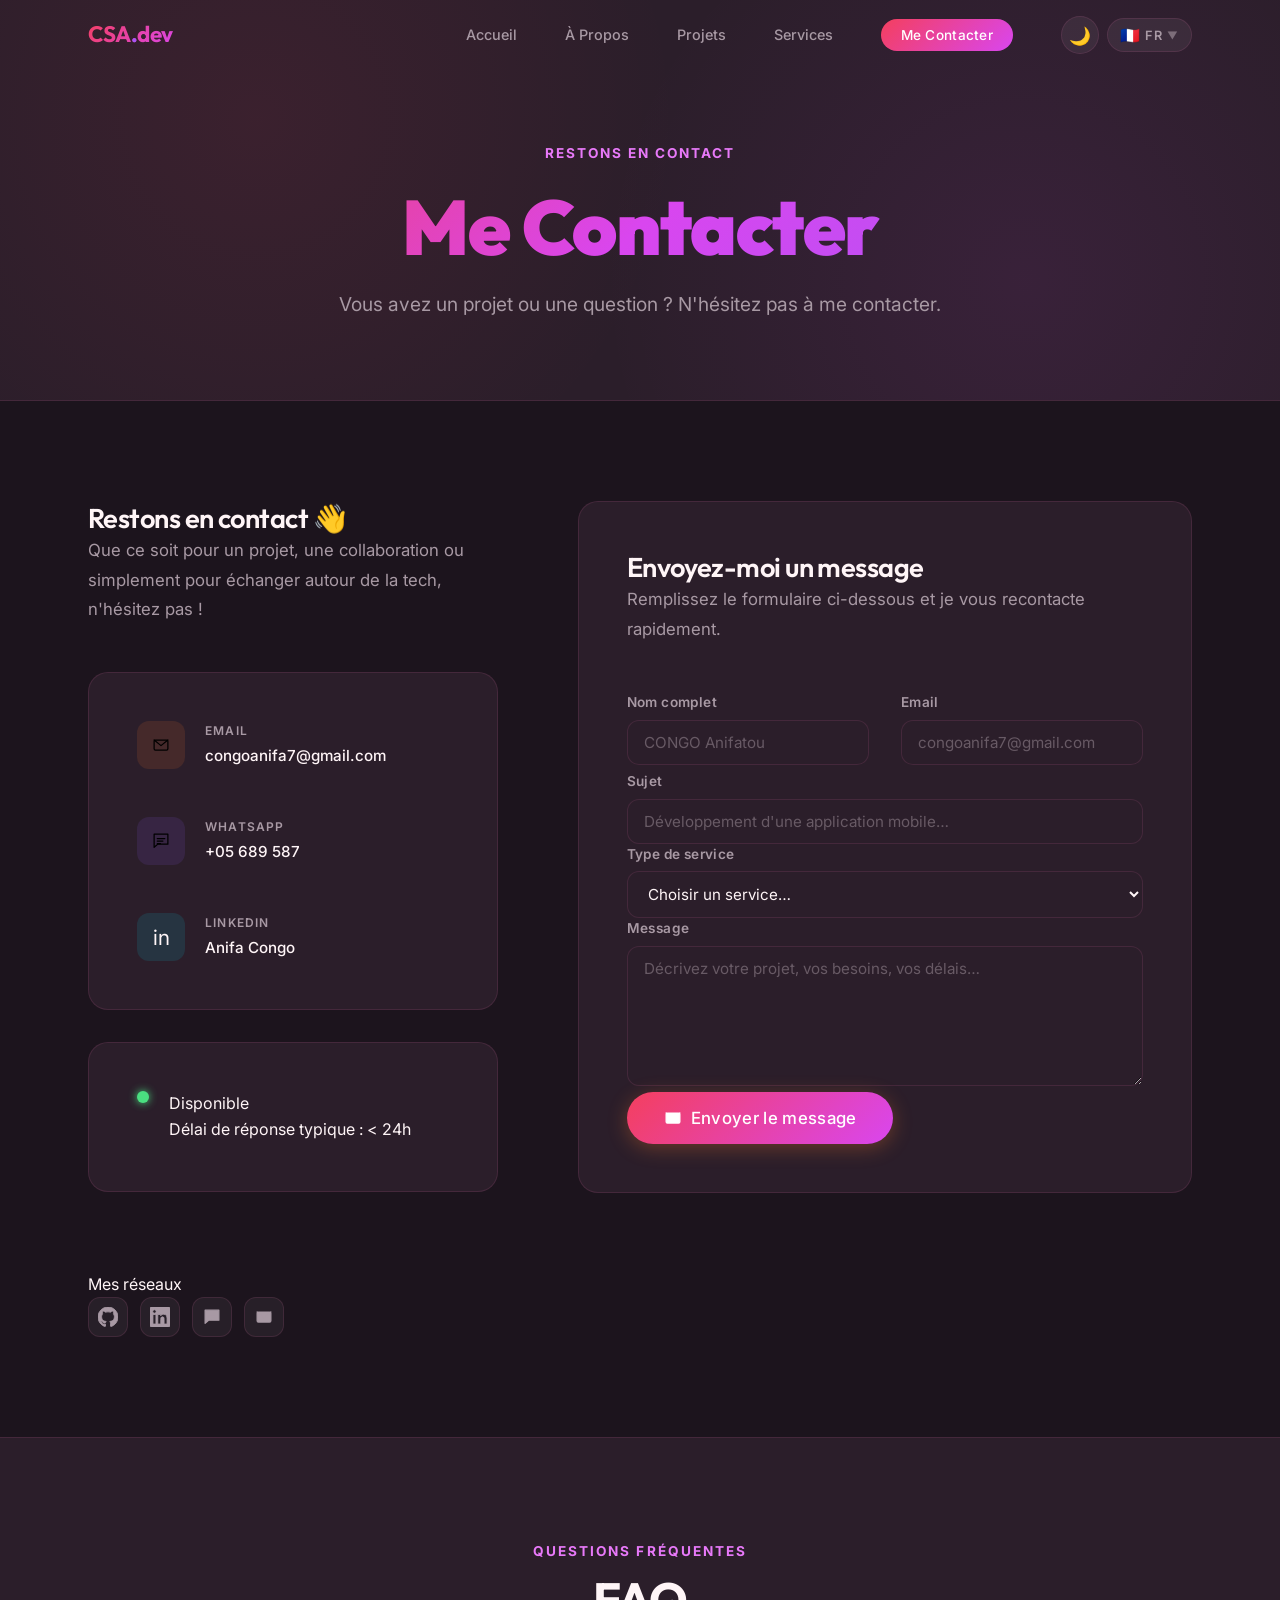
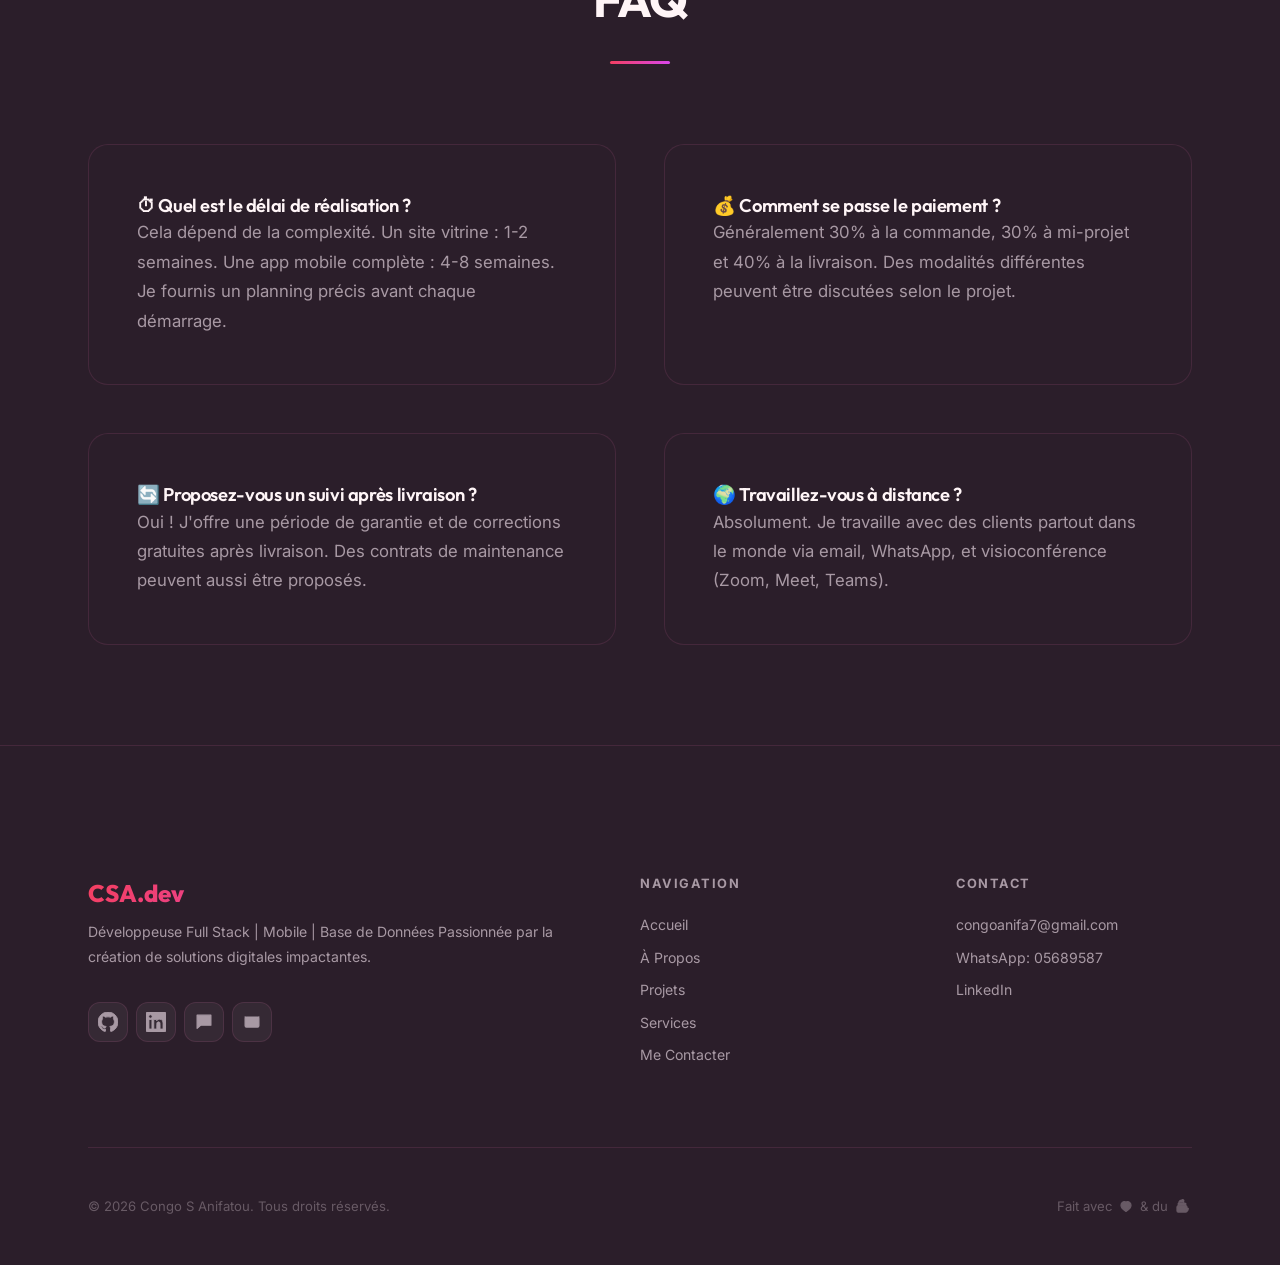
<file: contact.html>
<!DOCTYPE html>
<html lang="fr">

<head>
  <meta charset="UTF-8" />
  <meta name="viewport" content="width=device-width, initial-scale=1.0" />
  <title>Contact — Congo S Anifatou</title>
  <meta name="description" content="Contactez Congo S Anifatou pour vos projets web, mobile et base de données." />
  <link rel="preconnect" href="https://fonts.googleapis.com" />
  <link rel="stylesheet" href="css/main.css" />
  <link rel="stylesheet" href="css/animations.css" />
  <link rel="stylesheet" href="css/components.css" />
  <link rel="stylesheet" href="css/hero.css" />
  <link rel="stylesheet" href="css/theme.css" />
  <script src="js/theme.js"></script>

</head>

<body>

  <div class="page-loader" id="loader">
    <div class="loader-ring"></div>
  </div>

  <!-- NAVBAR -->
  <nav class="navbar" id="navbar">
    <div class="nav-container">
      <a href="index.html" class="nav-logo">CSA<span>.</span>dev</a>
      <ul class="nav-links">
        <li><a href="index.html" class="nav-link" data-i18n="nav.accueil">Accueil</a></li>
        <li><a href="about.html" class="nav-link" data-i18n="nav.apropos">À Propos</a></li>
        <li><a href="portfolio.html" class="nav-link" data-i18n="nav.portfolio">Projets</a></li>
        <li><a href="services.html" class="nav-link" data-i18n="nav.services">Services</a></li>
        <li><a href="contact.html" class="nav-link nav-cta" data-i18n="nav.contact">Me Contacter</a></li>
      </ul>
      <div class="nav-controls">
        <button class="theme-toggle" onclick="toggleTheme()" title="Mode clair" aria-label="Basculer le thème">
          <span class="icon-moon">🌙</span>
          <span class="icon-sun">☀️</span>
        </button>
        <div class="lang-selector" id="lang-selector">
          <button class="lang-btn" onclick="toggleLangDropdown()" aria-label="Changer de langue">
            <span class="lang-btn-flag">🇫🇷</span>
            <span class="lang-btn-code">FR</span>
            <span class="lang-btn-arrow">▼</span>
          </button>
          <div class="lang-dropdown" role="menu"></div>
        </div>
        <button class="nav-hamburger" id="hamburger" aria-label="Menu">
          <span></span><span></span><span></span>
        </button>
      </div>
    </div>
  </nav>

  <nav class="nav-mobile" id="nav-mobile">
    <a href="index.html" class="nav-link" data-i18n="nav.accueil">Accueil</a>
    <a href="about.html" class="nav-link" data-i18n="nav.apropos">À Propos</a>
    <a href="portfolio.html" class="nav-link" data-i18n="nav.portfolio">Projets</a>
    <a href="services.html" class="nav-link" data-i18n="nav.services">Services</a>
    <a href="contact.html" class="nav-link" data-i18n="nav.contact">Me Contacter</a>
    <div style="display:flex;gap:12px;padding-top:12px;border-top:1px solid var(--clr-border);margin-top:8px;">
      <button class="theme-toggle" onclick="toggleTheme()" title="Thème">
        <span class="icon-moon">🌙</span><span class="icon-sun">☀️</span>
      </button>
      <div class="lang-selector" id="lang-selector-mobile">
        <button class="lang-btn" onclick="document.getElementById('lang-selector-mobile').classList.toggle('open')">
          <span class="lang-btn-flag">🇫🇷</span><span class="lang-btn-code">FR</span><span
            class="lang-btn-arrow">▼</span>
        </button>
        <div class="lang-dropdown" role="menu"></div>
      </div>
    </div>
  </nav>

  <!-- PAGE HERO -->
  <div class="page-hero">
    <div class="page-hero-bg"></div>
    <div class="container">
      <span class="section-tag" data-i18n="contact.page.tag">Restons en contact</span>
      <h1 class="section-title gradient-text" data-i18n="contact.page.title">Me Contacter</h1>
      <p class="section-subtitle" data-i18n="contact.page.subtitle">Vous avez un projet ou une question ? N'hésitez pas
        à me contacter.</p>
    </div>
  </div>

  <!-- ══ CONTACT CONTENT ════════════════════════════ -->
  <section class="section">
    <div class="container">
      <div class="grid-1fr-1_5fr">

        <!-- LEFT — Contact Info -->
        <div class="reveal reveal-left">
          <h3 class="mb-lg" data-i18n="contact.hello">Restons en contact </h3>
          <p class="mb-xl" data-i18n="contact.intro">Que ce soit pour un projet, une collaboration ou simplement pour
            échanger autour de la tech,
            n'hésitez pas !</p>

          <div class="contact-info-card">
            <div class="contact-item">
              <div class="contact-icon orange"><img src="assets/icons/email.svg" class="icon" alt="Email"></div>
              <div>
                <div class="contact-detail-label">Email</div>
                <a href="mailto:congoanifa7@gmail.com" class="contact-detail-value">congoanifa7@gmail.com</a>
              </div>
            </div>

            <div class="contact-item">
              <div class="contact-icon violet"><img src="assets/icons/chat.svg" class="icon" alt="WhatsApp"></div>
              <div>
                <div class="contact-detail-label">WhatsApp</div>
                <a href="https://wa.me/05689587" target="_blank" rel="noopener noreferrer"
                  class="contact-detail-value">+05 689 587</a>
              </div>
            </div>

            <div class="contact-item">
              <div class="contact-icon cyan">in</div>
              <div>
                <div class="contact-detail-label">LinkedIn</div>
                <a href="https://www.linkedin.com/in/anifa-congo-3a24162b9" target="_blank" rel="noopener noreferrer"
                  class="contact-detail-value">Anifa Congo</a>
              </div>
            </div>
          </div>

          <!-- Availability -->
          <div class="card card-flex mt-lg">
            <div class="status-dot-wrapper">
              <div class="status-dot"></div>
            </div>
            <div>
              <div class="status-title" data-i18n="badge.available">Disponible</div>
              <div class="status-subtitle" data-i18n="contact.response">Délai de réponse typique : &lt; 24h</div>
            </div>
          </div>

          <!-- Social links -->
          <div class="mt-2xl">
            <div class="social-heading" data-i18n="contact.socials">Mes réseaux</div>
            <div class="social-links">
              <a href="https://github.com/Black-Queen-dev-alt" target="_blank" rel="noopener noreferrer"
                class="social-btn" title="GitHub" data-i18n-title="contact.social.gh"><svg viewBox="0 0 24 24" fill="currentColor" class="icon"><path d="M12 0c-6.626 0-12 5.373-12 12 0 5.302 3.438 9.8 8.207 11.387.599.111.793-.261.793-.577v-2.234c-3.338.726-4.033-1.416-4.033-1.416-.546-1.387-1.333-1.756-1.333-1.756-1.089-.745.083-.729.083-.729 1.205.084 1.839 1.237 1.839 1.237 1.07 1.834 2.807 1.304 3.492.997.107-.775.418-1.305.762-1.604-2.665-.305-5.467-1.334-5.467-5.931 0-1.311.469-2.381 1.236-3.221-.124-.303-.535-1.524.117-3.176 0 0 1.008-.322 3.301 1.23.957-.266 1.983-.399 3.003-.404 1.02.005 2.047.138 3.006.404 2.291-1.552 3.297-1.23 3.297-1.23.653 1.653.242 2.874.118 3.176.77.84 1.235 1.911 1.235 3.221 0 4.609-2.807 5.624-5.479 5.921.43.372.823 1.102.823 2.222v3.293c0 .319.192.694.801.576 4.765-1.589 8.199-6.086 8.199-11.386 0-6.627-5.373-12-12-12z"/></svg></a>
              <a href="https://www.linkedin.com/in/anifa-congo-3a24162b9" target="_blank" rel="noopener noreferrer"
                class="social-btn" title="LinkedIn" data-i18n-title="contact.social.in"><svg viewBox="0 0 24 24" fill="currentColor" class="icon"><path d="M20.447 20.452h-3.554v-5.569c0-1.328-.027-3.037-1.852-3.037-1.853 0-2.136 1.445-2.136 2.939v5.667H9.351V9h3.414v1.561h.046c.477-.9 1.637-1.85 3.37-1.85 3.601 0 4.267 2.37 4.267 5.455v6.286zM5.337 7.433a2.062 2.062 0 0 1-2.063-2.065 2.064 2.064 0 1 1 2.063 2.065zM7.119 20.452H3.554V9h3.565v11.452zM22.225 0H1.771C.792 0 0 .774 0 1.729v20.542C0 23.227.792 24 1.771 24h20.451C23.2 24 24 23.227 24 22.271V1.729C24 .774 23.2 0 22.222 0h.003z"/></svg></a>
              <a href="https://wa.me/05689587" target="_blank" rel="noopener noreferrer" class="social-btn"
                title="WhatsApp" data-i18n-title="contact.social.wa"><svg viewBox="0 0 64 64" fill="none" stroke="currentColor" stroke-width="4" stroke-linecap="round" stroke-linejoin="round" class="icon"><path d="M10 10h44v32H22l-12 10V10zM20 24h24M20 32h18M20 40h10"/></svg></a>
              <a href="mailto:congoanifa7@gmail.com" class="social-btn" title="Email"
                data-i18n-title="contact.social.ml"><svg viewBox="0 0 64 64" fill="none" stroke="currentColor" stroke-width="4" stroke-linecap="round" stroke-linejoin="round" class="icon"><rect x="10" y="16" width="44" height="32" rx="4"/><path d="M10 16l22 18 22-18"/></svg></a>
            </div>
          </div>
        </div>

        <!-- RIGHT — Contact Form -->
        <div class="card reveal reveal-right p-2xl">
          <h3 class="mb-xs" data-i18n="contact.formtitle">Envoyez-moi un message</h3>
          <p class="text-small mb-xl" data-i18n="contact.formdesc">Remplissez le formulaire ci-dessous et je vous
            recontacte rapidement.</p>

          <form id="contact-form" novalidate class="form-column">
            <!-- Name + Email -->
            <div class="form-row">
              <div class="form-group">
                <label for="name" class="form-label" data-i18n="contact.form.name">Nom complet</label>
                <input type="text" id="name" name="name" class="form-input" placeholder="CONGO Anifatou"
                  data-i18n-placeholder="contact.form.p_name" required />
                <span class="form-error d-none" id="name-error"></span>
              </div>
              <div class="form-group">
                <label for="email" class="form-label" data-i18n="contact.form.email">Email</label>
                <input type="email" id="email" name="email" class="form-input" placeholder="congoanifa7@gmail.com"
                  data-i18n-placeholder="contact.form.p_email" required />
                <span class="form-error d-none" id="email-error"></span>
              </div>
            </div>

            <!-- Subject -->
            <div class="form-group">
              <label for="subject" class="form-label" data-i18n="contact.form.subject">Sujet</label>
              <input type="text" id="subject" name="subject" class="form-input"
                placeholder="Développement d'une application mobile…" data-i18n-placeholder="contact.form.p_subj" />
            </div>

            <!-- Service -->
            <div class="form-group">
              <label for="service" class="form-label" data-i18n="contact.form.service">Type de service</label>
              <select id="service" name="service" class="form-input form-select">
                <option value="" data-i18n="contact.form.choose">Choisir un service…</option>
                <option value="web" data-i18n="filter.web">Développement Web</option>
                <option value="mobile" data-i18n="filter.mobile">Développement Mobile</option>
                <option value="bdd" data-i18n="filter.db">Base de Données &amp; API</option>
                <option value="fullstack" data-i18n="contact.form.fullstack">Projet Full Stack</option>
                <option value="autre" data-i18n="contact.form.other">Autre</option>
              </select>
            </div>

            <!-- Message -->
            <div class="form-group">
              <label for="message" class="form-label" data-i18n="contact.form.message">Message</label>
              <textarea id="message" name="message" class="form-textarea"
                placeholder="Décrivez votre projet, vos besoins, vos délais…" data-i18n-placeholder="contact.form.p_msg"
                required></textarea>
              <span class="form-error d-none" id="message-error"></span>
            </div>

            <!-- Submit -->
            <button type="submit" class="btn btn-primary btn-lg btn-block" id="submit-btn">
              <svg viewBox="0 0 64 64" fill="none" stroke="currentColor" stroke-width="4" stroke-linecap="round" stroke-linejoin="round" class="icon"><rect x="10" y="16" width="44" height="32" rx="4"/><path d="M10 16l22 18 22-18"/></svg> <span data-i18n="contact.form.send">Envoyer
                le message</span>
            </button>
          </form>
        </div>

      </div>
    </div>
  </section>

  <!-- ══ FAQ RAPIDE ══════════════════════════════════ -->
  <section class="section bg-surface-border-top">
    <div class="container">
      <div class="section-header reveal">
        <span class="section-tag" data-i18n="faq.tag">Questions fréquentes</span>
        <h2 class="section-title" data-i18n="faq.title">FAQ</h2>
        <div class="divider"></div>
      </div>

      <div class="grid-2 grid-gap-lg">
        <div class="card reveal reveal-delay-1">
          <h4 class="mb-sm" data-i18n="faq1.q"> Quel est le délai de réalisation ?</h4>
          <p class="text-small" data-i18n="faq1.a">Cela dépend de la complexité. Un site vitrine : 1-2 semaines. Une app
            mobile complète :
            4-8 semaines. Je fournis un planning précis avant chaque démarrage.</p>
        </div>
        <div class="card reveal reveal-delay-2">
          <h4 class="mb-sm" data-i18n="faq2.q"> Comment se passe le paiement ?</h4>
          <p class="text-small" data-i18n="faq2.a">Généralement 30% à la commande, 30% à mi-projet et 40% à la
            livraison. Des modalités
            différentes peuvent être discutées selon le projet.</p>
        </div>
        <div class="card reveal reveal-delay-3">
          <h4 class="mb-sm" data-i18n="faq3.q"> Proposez-vous un suivi après livraison ?</h4>
          <p class="text-small" data-i18n="faq3.a">Oui ! J'offre une période de garantie et de corrections gratuites
            après livraison. Des
            contrats de maintenance peuvent aussi être proposés.</p>
        </div>
        <div class="card reveal reveal-delay-4">
          <h4 class="mb-sm" data-i18n="faq4.q"> Travaillez-vous à distance ?</h4>
          <p class="text-small" data-i18n="faq4.a">Absolument. Je travaille avec des clients partout dans le monde via
            email, WhatsApp, et
            visioconférence (Zoom, Meet, Teams).</p>
        </div>
      </div>
    </div>
  </section>

  <!-- FOOTER -->
  <footer class="footer">
    <div class="container">
      <div class="footer-grid">
        <div>
          <div class="footer-brand-name">CSA.dev</div>
          <p class="footer-tagline" data-i18n="footer.tagline">Développeuse Full Stack | Mobile | Base de Données</p>
          <div class="footer-socials">
            <a href="https://github.com/Black-Queen-dev-alt" target="_blank" rel="noopener noreferrer"
              class="social-btn" title="GitHub"><svg viewBox="0 0 24 24" fill="currentColor" class="icon"><path d="M12 0c-6.626 0-12 5.373-12 12 0 5.302 3.438 9.8 8.207 11.387.599.111.793-.261.793-.577v-2.234c-3.338.726-4.033-1.416-4.033-1.416-.546-1.387-1.333-1.756-1.333-1.756-1.089-.745.083-.729.083-.729 1.205.084 1.839 1.237 1.839 1.237 1.07 1.834 2.807 1.304 3.492.997.107-.775.418-1.305.762-1.604-2.665-.305-5.467-1.334-5.467-5.931 0-1.311.469-2.381 1.236-3.221-.124-.303-.535-1.524.117-3.176 0 0 1.008-.322 3.301 1.23.957-.266 1.983-.399 3.003-.404 1.02.005 2.047.138 3.006.404 2.291-1.552 3.297-1.23 3.297-1.23.653 1.653.242 2.874.118 3.176.77.84 1.235 1.911 1.235 3.221 0 4.609-2.807 5.624-5.479 5.921.43.372.823 1.102.823 2.222v3.293c0 .319.192.694.801.576 4.765-1.589 8.199-6.086 8.199-11.386 0-6.627-5.373-12-12-12z"/></svg></a>
            <a href="https://www.linkedin.com/in/anifa-congo-3a24162b9" target="_blank" rel="noopener noreferrer"
              class="social-btn" title="LinkedIn"><svg viewBox="0 0 24 24" fill="currentColor" class="icon"><path d="M20.447 20.452h-3.554v-5.569c0-1.328-.027-3.037-1.852-3.037-1.853 0-2.136 1.445-2.136 2.939v5.667H9.351V9h3.414v1.561h.046c.477-.9 1.637-1.85 3.37-1.85 3.601 0 4.267 2.37 4.267 5.455v6.286zM5.337 7.433a2.062 2.062 0 0 1-2.063-2.065 2.064 2.064 0 1 1 2.063 2.065zM7.119 20.452H3.554V9h3.565v11.452zM22.225 0H1.771C.792 0 0 .774 0 1.729v20.542C0 23.227.792 24 1.771 24h20.451C23.2 24 24 23.227 24 22.271V1.729C24 .774 23.2 0 22.222 0h.003z"/></svg></a>
            <a href="https://wa.me/05689587" target="_blank" rel="noopener noreferrer" class="social-btn" title="WhatsApp"><svg viewBox="0 0 64 64" fill="none" stroke="currentColor" stroke-width="4" stroke-linecap="round" stroke-linejoin="round" class="icon"><path d="M10 10h44v32H22l-12 10V10zM20 24h24M20 32h18M20 40h10"/></svg></a>
            <a href="mailto:congoanifa7@gmail.com" class="social-btn" title="Email"><svg viewBox="0 0 64 64" fill="none" stroke="currentColor" stroke-width="4" stroke-linecap="round" stroke-linejoin="round" class="icon"><rect x="10" y="16" width="44" height="32" rx="4"/><path d="M10 16l22 18 22-18"/></svg></a>
          </div>
        </div>
        <div>
          <div class="footer-heading" data-i18n="footer.nav.title">Navigation</div>
          <div class="footer-links">
            <a href="index.html" class="footer-link" data-i18n="nav.accueil">Accueil</a>
            <a href="about.html" class="footer-link" data-i18n="nav.apropos">À Propos</a>
            <a href="portfolio.html" class="footer-link" data-i18n="nav.portfolio">Projets</a>
            <a href="services.html" class="footer-link" data-i18n="nav.services">Services</a>
            <a href="contact.html" class="footer-link" data-i18n="nav.contact">Me Contacter</a>
          </div>
        </div>
        <div>
          <div class="footer-heading" data-i18n="footer.contact.title">Contact</div>
          <div class="footer-links">
            <a href="mailto:congoanifa7@gmail.com" class="footer-link">congoanifa7@gmail.com</a>
            <a href="https://wa.me/05689587" class="footer-link">WhatsApp: 05689587</a>
            <a href="https://www.linkedin.com/in/anifa-congo-3a24162b9" target="_blank" rel="noopener noreferrer"
              class="footer-link">LinkedIn</a>
          </div>
        </div>
      </div>
      <div class="footer-bottom">
        <span data-i18n="footer.copyright">© 2026 Congo S Anifatou. Tous droits réservés.</span>
        <span><span data-i18n="footer.madewith">Fait avec</span> <svg viewBox="0 0 64 64" fill="none" stroke="currentColor" stroke-width="4" stroke-linecap="round" stroke-linejoin="round" class="icon"><path d="M16 26c0-8 8-14 16-10 8-4 16 2 16 10 0 10-16 20-16 20S16 36 16 26z" fill="currentColor"/></svg> &amp; du <svg viewBox="0 0 64 64" fill="none" stroke="currentColor" stroke-width="4" stroke-linecap="round" stroke-linejoin="round" class="icon"><rect x="16" y="28" width="32" height="20" rx="4"/><path d="M20 28V20h24v8M44 36h8c0 6-4 10-8 10M22 18c0-4 4-8 8-8s8 4 8 8M30 12c0-2 2-4 4-4s4 2 4 4"/></svg></span>
      </div>
    </div>
  </footer>

  <script src="js/i18n.js"></script>
  <script src="js/main.js"></script>
  <script src="js/contact.js"></script>
  <script>
    window.addEventListener('DOMContentLoaded', () => {
      initTheme();
      initI18n();
    });
  </script>
</body>

</html>
</file>
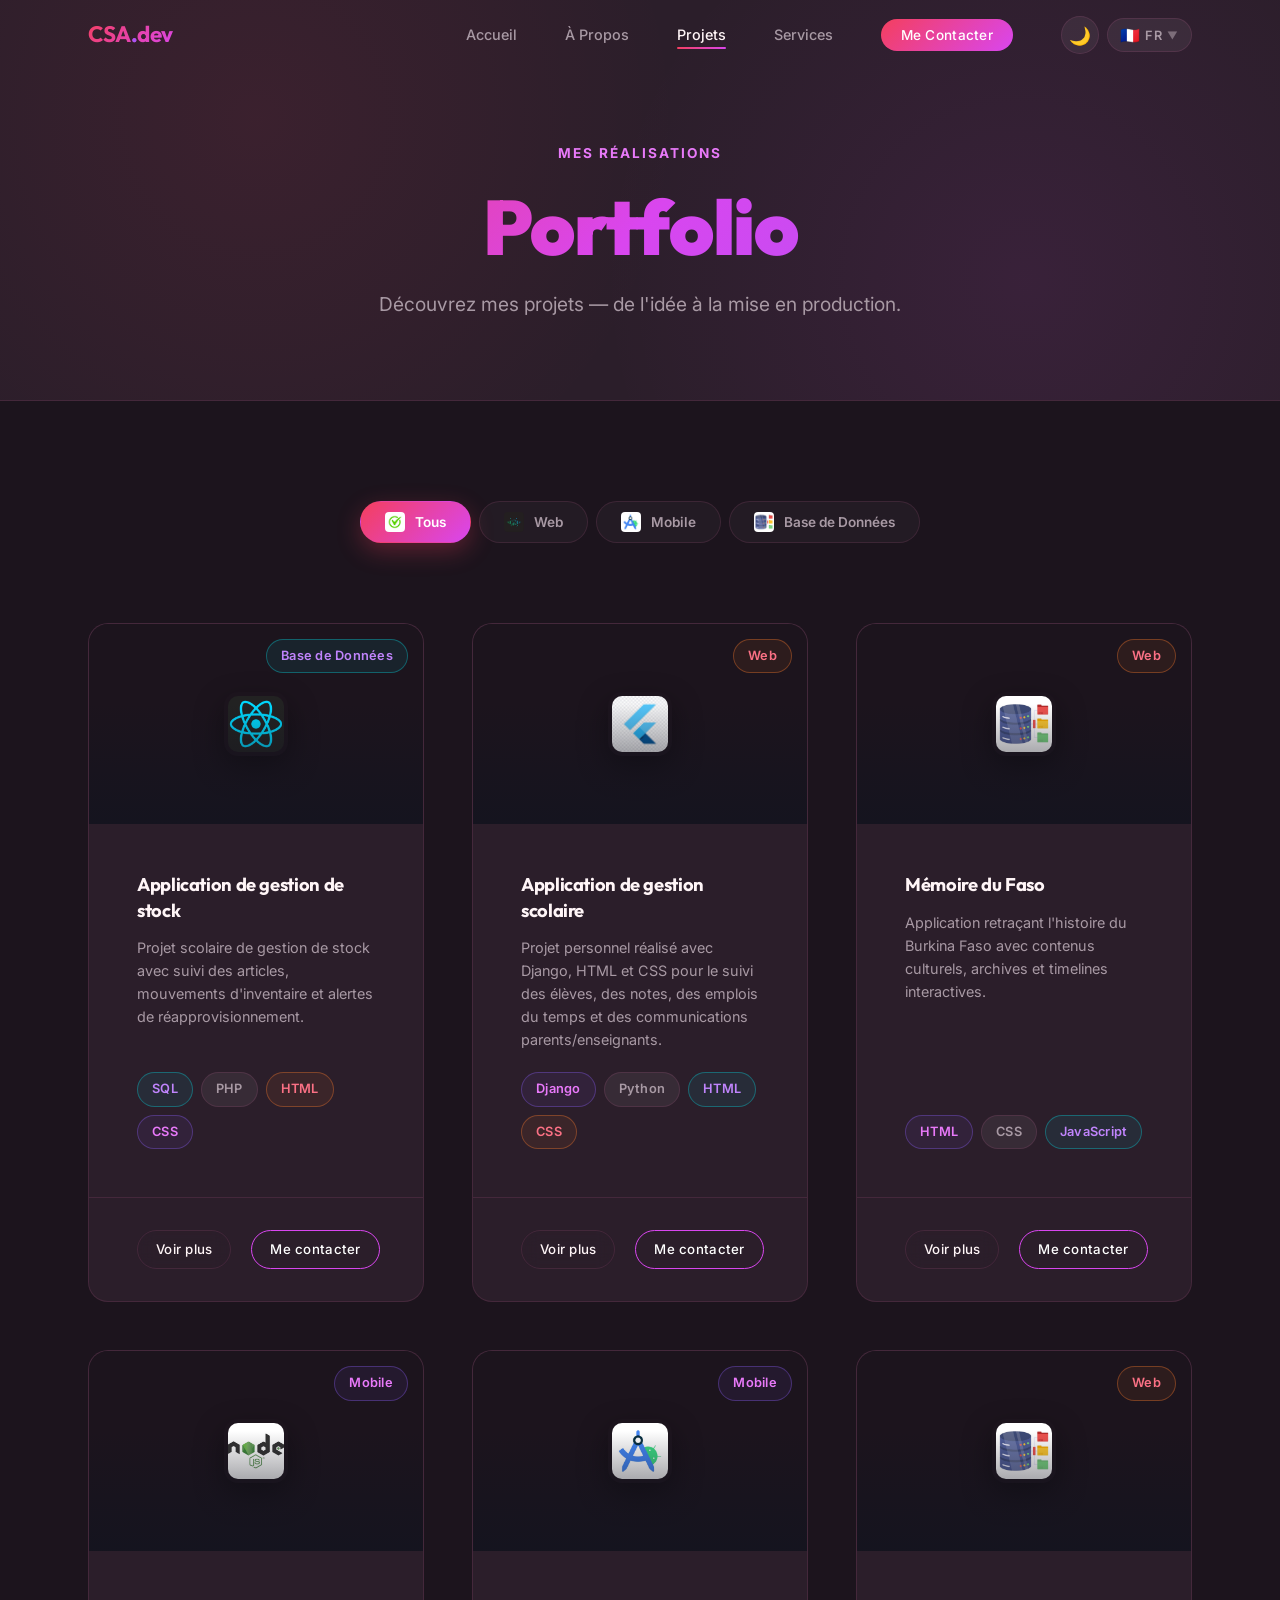
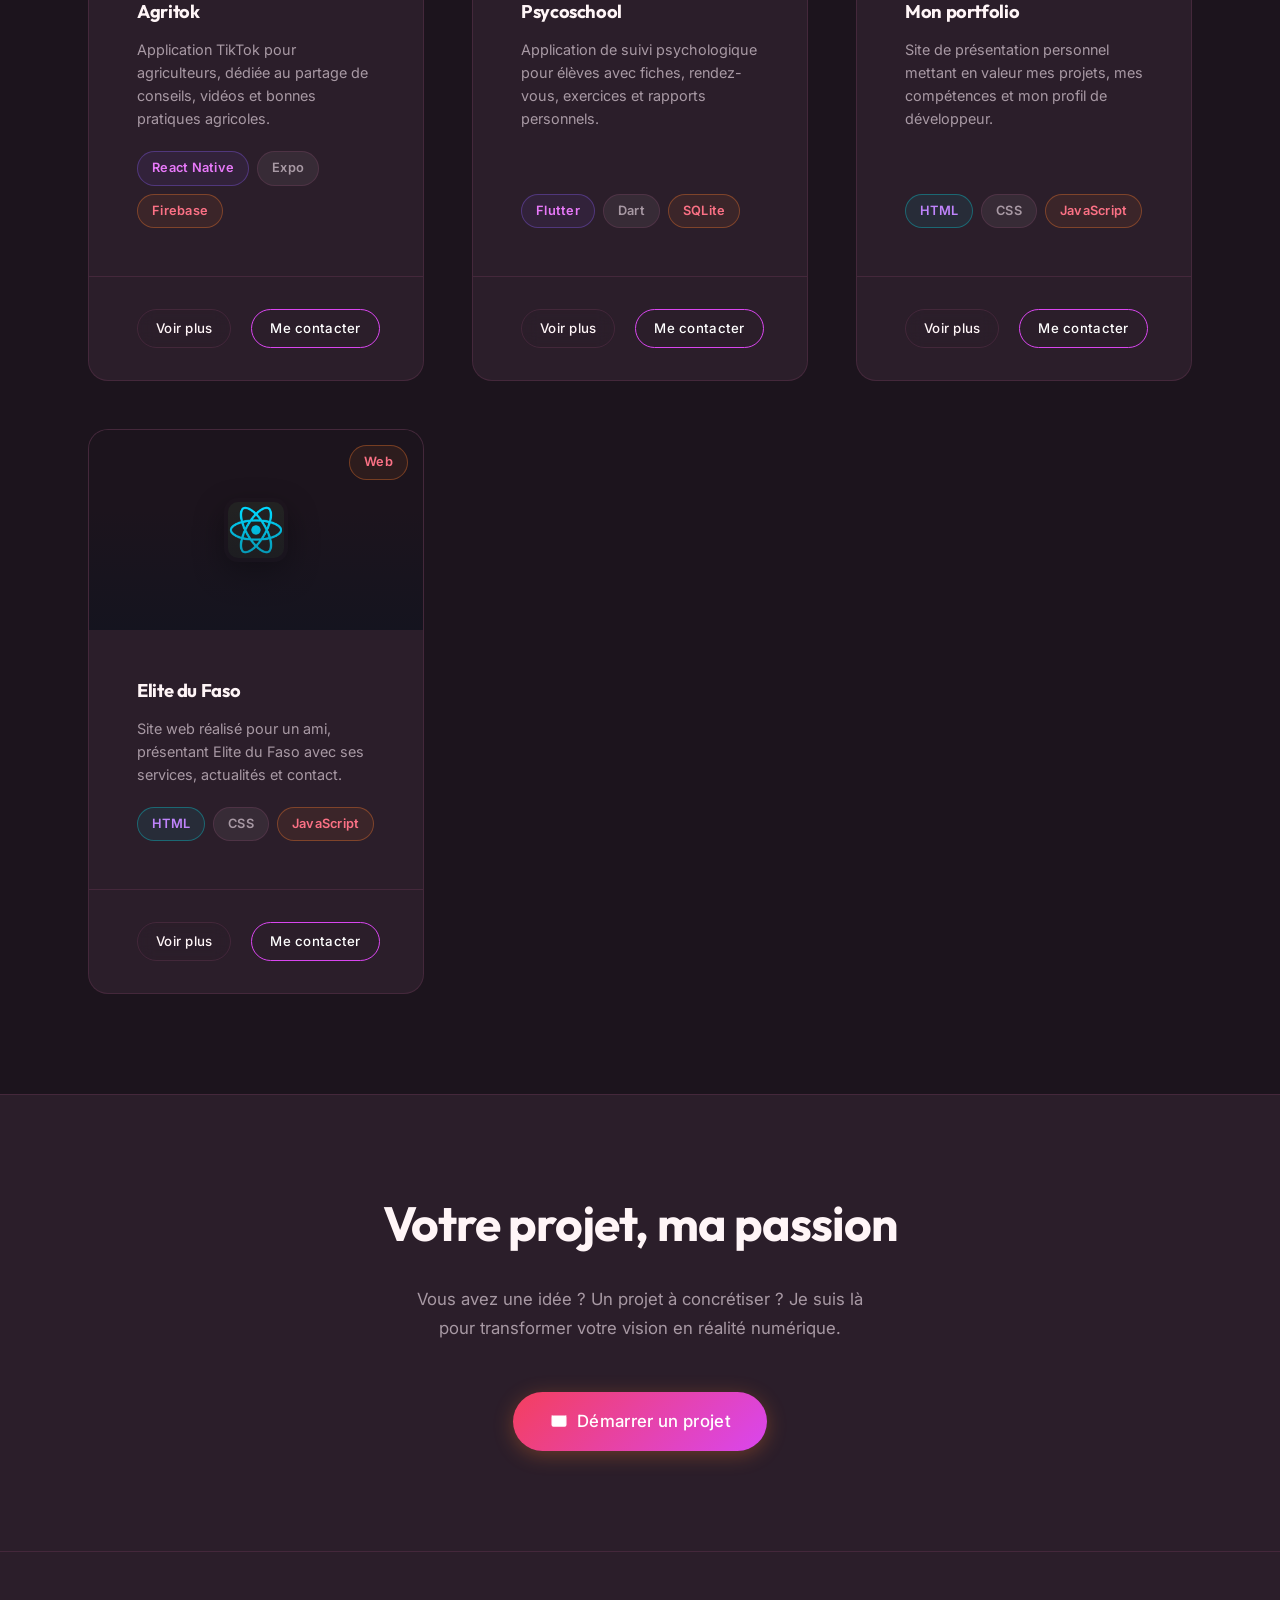
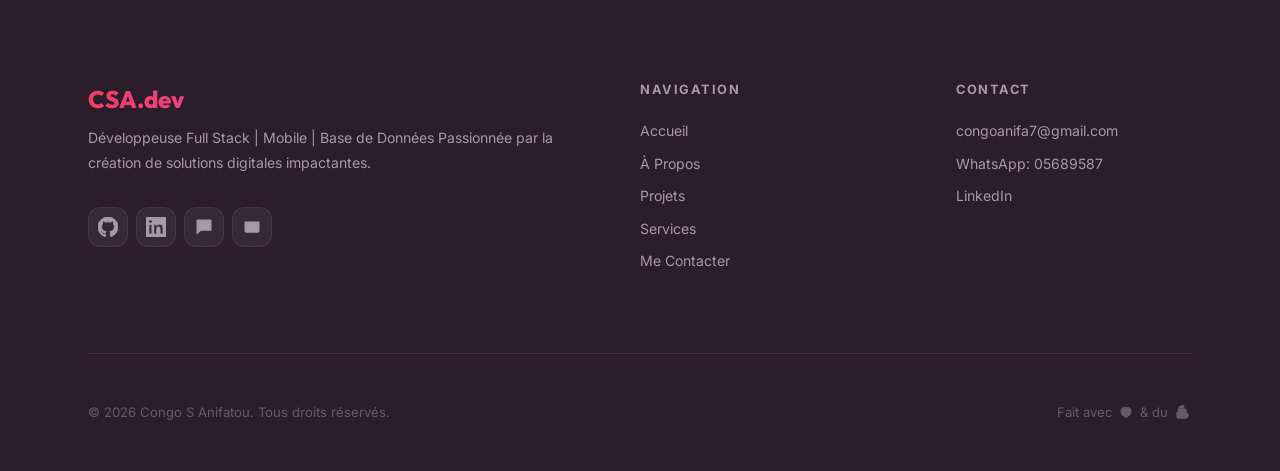
<file: portfolio.html>
<!DOCTYPE html>
<html lang="fr">

<head>
  <meta charset="UTF-8" />
  <meta name="viewport" content="width=device-width, initial-scale=1.0" />
  <title>Portfolio — Congo S Anifatou</title>
  <meta name="description"
    content="Découvrez les projets web, mobile et base de données réalisés par Congo S Anifatou." />
  <link rel="preconnect" href="https://fonts.googleapis.com" />
  <link rel="stylesheet" href="css/main.css" />
  <link rel="stylesheet" href="css/animations.css" />
  <link rel="stylesheet" href="css/components.css" />
  <link rel="stylesheet" href="css/hero.css" />
  <link rel="stylesheet" href="css/theme.css" />
  <script src="js/theme.js"></script>
</head>

<body>

  <div class="page-loader" id="loader">
    <div class="loader-ring"></div>
  </div>

  <!-- NAVBAR -->
  <nav class="navbar" id="navbar">
    <div class="nav-container">
      <a href="index.html" class="nav-logo">CSA<span>.</span>dev</a>
      <ul class="nav-links">
        <li><a href="index.html" class="nav-link" data-i18n="nav.accueil">Accueil</a></li>
        <li><a href="about.html" class="nav-link" data-i18n="nav.apropos">À Propos</a></li>
        <li><a href="portfolio.html" class="nav-link" data-i18n="nav.portfolio">Projets</a></li>
        <li><a href="services.html" class="nav-link" data-i18n="nav.services">Services</a></li>
        <li><a href="contact.html" class="nav-link nav-cta" data-i18n="nav.contact">Me Contacter</a></li>
      </ul>
      <div class="nav-controls">
        <button class="theme-toggle" onclick="toggleTheme()" title="Mode clair" aria-label="Basculer le thème">
          <span class="icon-moon">🌙</span>
          <span class="icon-sun">☀️</span>
        </button>
        <div class="lang-selector" id="lang-selector">
          <button class="lang-btn" onclick="toggleLangDropdown()" aria-label="Changer de langue">
            <span class="lang-btn-flag">🇫🇷</span>
            <span class="lang-btn-code">FR</span>
            <span class="lang-btn-arrow">▼</span>
          </button>
          <div class="lang-dropdown" role="menu"></div>
        </div>
        <button class="nav-hamburger" id="hamburger" aria-label="Menu"><span></span><span></span><span></span></button>
      </div>
    </div>
  </nav>

  <nav class="nav-mobile" id="nav-mobile">
    <a href="index.html" class="nav-link" data-i18n="nav.accueil">Accueil</a>
    <a href="about.html" class="nav-link" data-i18n="nav.apropos">À Propos</a>
    <a href="portfolio.html" class="nav-link" data-i18n="nav.portfolio">Projets</a>
    <a href="services.html" class="nav-link" data-i18n="nav.services">Services</a>
    <a href="contact.html" class="nav-link" data-i18n="nav.contact">Me Contacter</a>
    <div style="display:flex;gap:12px;padding-top:12px;border-top:1px solid var(--clr-border);margin-top:8px;">
      <button class="theme-toggle" onclick="toggleTheme()" title="Thème">
        <span class="icon-moon">🌙</span><span class="icon-sun">☀️</span>
      </button>
      <div class="lang-selector" id="lang-selector-mobile">
        <button class="lang-btn" onclick="document.getElementById('lang-selector-mobile').classList.toggle('open')">
          <span class="lang-btn-flag">🇫🇷</span><span class="lang-btn-code">FR</span><span class="lang-btn-arrow">▼</span>
        </button>
        <div class="lang-dropdown" role="menu"></div>
      </div>
    </div>
  </nav>

  <!-- PAGE HERO -->
  <div class="page-hero">
    <div class="page-hero-bg"></div>
    <div class="container">
      <span class="section-tag" data-i18n="portfolio.page.tag">Mes Réalisations</span>
      <h1 class="section-title gradient-text" data-i18n="portfolio.page.title">Portfolio</h1>
      <p class="section-subtitle" data-i18n="portfolio.page.subtitle">Découvrez mes projets — de l'idée à la mise en
        production.</p>
    </div>
  </div>

  <!-- ══ PROJECTS ═══════════════════════════════════ -->
  <section class="section">
    <div class="container">

      <!-- FILTER BAR -->
      <div class="filter-bar reveal">
        <button class="filter-btn active" data-filter="all"><img src="assets/all.jpg" alt="icone all"
            class="filter-icon"> <span data-i18n="filter.all">Tous</span></button>
        <button class="filter-btn" data-filter="web"><img src="assets/devweb.jpg" alt="icone web" class="filter-icon">
          <span data-i18n="filter.web">Web</span></button>
        <button class="filter-btn" data-filter="mobile"><img src="assets/android.jpg" alt="icone android"
            class="filter-icon"> <span data-i18n="filter.mobile">Mobile</span></button>
        <button class="filter-btn" data-filter="bdd"><img src="assets/database.jpg" alt="icone database"
            class="filter-icon"> <span data-i18n="filter.db">Base de Données</span></button>
      </div>

      <!-- PROJECTS GRID -->
      <div class="grid-3" id="projects-grid">

        <!-- Project 1 - BDD -->
        <div class="project-card reveal reveal-delay-1" data-category="bdd">
          <div class="project-thumbnail project-bg-1">
            <div class="project-thumbnail-inner"><img src="assets/react.jpg" alt="Gestion de stock"
                class="project-avatar-icon"></div>
            <div class="project-overlay"></div>
            <span class="badge badge-cyan project-category-badge">Base de Données</span>
          </div>
          <div class="project-body">
            <h4 class="project-title">Application de gestion de stock</h4>
            <p class="project-desc">Projet scolaire de gestion de stock avec suivi des articles, mouvements d'inventaire et alertes de réapprovisionnement.</p>
            <div class="project-tags">
              <span class="badge badge-cyan">SQL</span>
              <span class="badge">PHP</span>
              <span class="badge badge-orange">HTML</span>
              <span class="badge badge-violet">CSS</span>
            </div>
          </div>
          <div class="project-actions">
            <a href="contact.html" class="btn btn-secondary btn-sm">Voir plus</a>
            <a href="contact.html" class="btn btn-outline-violet btn-sm">Me contacter</a>
          </div>
        </div>

        <!-- Project 2 - Web -->
        <div class="project-card reveal reveal-delay-2" data-category="web">
          <div class="project-thumbnail project-bg-2">
            <div class="project-thumbnail-inner"><img src="assets/flutter.jpg" alt="Gestion scolaire"
                class="project-avatar-icon"></div>
            <div class="project-overlay"></div>
            <span class="badge badge-orange project-category-badge">Web</span>
          </div>
          <div class="project-body">
            <h4 class="project-title">Application de gestion scolaire</h4>
            <p class="project-desc">Projet personnel réalisé avec Django, HTML et CSS pour le suivi des élèves, des notes, des emplois du temps et des communications parents/enseignants.</p>
            <div class="project-tags">
              <span class="badge badge-violet">Django</span>
              <span class="badge">Python</span>
              <span class="badge badge-cyan">HTML</span>
              <span class="badge badge-orange">CSS</span>
            </div>
          </div>
          <div class="project-actions">
            <a href="contact.html" class="btn btn-secondary btn-sm">Voir plus</a>
            <a href="contact.html" class="btn btn-outline-violet btn-sm">Me contacter</a>
          </div>
        </div>

        <!-- Project 3 - Web -->
        <div class="project-card reveal reveal-delay-3" data-category="web">
          <div class="project-thumbnail project-bg-3">
            <div class="project-thumbnail-inner"><img src="assets/database.jpg" alt="Mémoire du Faso"
                class="project-avatar-icon"></div>
            <div class="project-overlay"></div>
            <span class="badge badge-orange project-category-badge">Web</span>
          </div>
          <div class="project-body">
            <h4 class="project-title">Mémoire du Faso</h4>
            <p class="project-desc">Application retraçant l'histoire du Burkina Faso avec contenus culturels, archives et timelines interactives.</p>
            <div class="project-tags">
              <span class="badge badge-violet">HTML</span>
              <span class="badge">CSS</span>
              <span class="badge badge-cyan">JavaScript</span>
            </div>
          </div>
          <div class="project-actions">
            <a href="contact.html" class="btn btn-secondary btn-sm">Voir plus</a>
            <a href="contact.html" class="btn btn-outline-violet btn-sm">Me contacter</a>
          </div>
        </div>

        <!-- Project 4 - Mobile -->
        <div class="project-card reveal reveal-delay-1" data-category="mobile">
          <div class="project-thumbnail project-bg-4">
            <div class="project-thumbnail-inner"><img src="assets/node.jpg" alt="Agritok"
                class="project-avatar-icon"></div>
            <div class="project-overlay"></div>
            <span class="badge badge-violet project-category-badge">Mobile</span>
          </div>
          <div class="project-body">
            <h4 class="project-title">Agritok</h4>
            <p class="project-desc">Application TikTok pour agriculteurs, dédiée au partage de conseils, vidéos et bonnes pratiques agricoles.</p>
            <div class="project-tags">
              <span class="badge badge-violet">React Native</span>
              <span class="badge">Expo</span>
              <span class="badge badge-orange">Firebase</span>
            </div>
          </div>
          <div class="project-actions">
            <a href="contact.html" class="btn btn-secondary btn-sm">Voir plus</a>
            <a href="contact.html" class="btn btn-outline-violet btn-sm">Me contacter</a>
          </div>
        </div>

        <!-- Project 5 - Mobile -->
        <div class="project-card reveal reveal-delay-2" data-category="mobile">
          <div class="project-thumbnail project-bg-5">
            <div class="project-thumbnail-inner"><img src="assets/android.jpg" alt="Psycoschool"
                class="project-avatar-icon"></div>
            <div class="project-overlay"></div>
            <span class="badge badge-violet project-category-badge">Mobile</span>
          </div>
          <div class="project-body">
            <h4 class="project-title">Psycoschool</h4>
            <p class="project-desc">Application de suivi psychologique pour élèves avec fiches, rendez-vous, exercices et rapports personnels.</p>
            <div class="project-tags">
              <span class="badge badge-violet">Flutter</span>
              <span class="badge">Dart</span>
              <span class="badge badge-orange">SQLite</span>
            </div>
          </div>
          <div class="project-actions">
            <a href="contact.html" class="btn btn-secondary btn-sm">Voir plus</a>
            <a href="contact.html" class="btn btn-outline-violet btn-sm">Me contacter</a>
          </div>
        </div>

        <!-- Project 6 - Web -->
        <div class="project-card reveal reveal-delay-3" data-category="web">
          <div class="project-thumbnail project-bg-6">
            <div class="project-thumbnail-inner"><img src="assets/database.jpg" alt="Mon portfolio"
                class="project-avatar-icon"></div>
            <div class="project-overlay"></div>
            <span class="badge badge-orange project-category-badge">Web</span>
          </div>
          <div class="project-body">
            <h4 class="project-title">Mon portfolio</h4>
            <p class="project-desc">Site de présentation personnel mettant en valeur mes projets, mes compétences et mon profil de développeur.</p>
            <div class="project-tags">
              <span class="badge badge-cyan">HTML</span>
              <span class="badge">CSS</span>
              <span class="badge badge-orange">JavaScript</span>
            </div>
          </div>
          <div class="project-actions">
            <a href="contact.html" class="btn btn-secondary btn-sm">Voir plus</a>
            <a href="contact.html" class="btn btn-outline-violet btn-sm">Me contacter</a>
          </div>
        </div>

        <!-- Project 7 - Web -->
        <div class="project-card reveal reveal-delay-4" data-category="web">
          <div class="project-thumbnail project-bg-7">
            <div class="project-thumbnail-inner"><img src="assets/react.jpg" alt="Elite du Faso"
                class="project-avatar-icon"></div>
            <div class="project-overlay"></div>
            <span class="badge badge-orange project-category-badge">Web</span>
          </div>
          <div class="project-body">
            <h4 class="project-title">Elite du Faso</h4>
            <p class="project-desc">Site web réalisé pour un ami, présentant Elite du Faso avec ses services, actualités et contact.</p>
            <div class="project-tags">
              <span class="badge badge-cyan">HTML</span>
              <span class="badge">CSS</span>
              <span class="badge badge-orange">JavaScript</span>
            </div>
          </div>
          <div class="project-actions">
            <a href="contact.html" class="btn btn-secondary btn-sm">Voir plus</a>
            <a href="contact.html" class="btn btn-outline-violet btn-sm">Me contacter</a>
          </div>
        </div>

      </div><!-- /projects-grid -->
    </div>
  </section>

  <!-- CTA -->
  <section class="section bg-surface-border-top">
    <div class="container text-center">
      <h2 class="reveal" data-i18n="cta.title">Votre projet, ma passion</h2>
      <p class="reveal max-w-480" data-i18n="cta.subtitle">Vous avez une idée ? Un projet à concrétiser ? Je suis là
        pour transformer votre vision en réalité numérique.</p>
      <a href="contact.html" class="btn btn-primary btn-lg reveal"><svg viewBox="0 0 64 64" fill="none" stroke="currentColor" stroke-width="4" stroke-linecap="round" stroke-linejoin="round" class="icon"><rect x="10" y="16" width="44" height="32" rx="4"/><path d="M10 16l22 18 22-18"/></svg> <span data-i18n="cta.btn">Démarrer un projet</span></a>
    </div>
  </section>

  <!-- FOOTER -->
  <footer class="footer">
    <div class="container">
      <div class="footer-grid">
        <div>
          <div class="footer-brand-name">CSA.dev</div>
          <p class="footer-tagline" data-i18n="footer.tagline">Développeuse Full Stack | Mobile | Base de Données</p>
          <div class="footer-socials">
            <a href="https://github.com/Black-Queen-dev-alt" target="_blank" rel="noopener noreferrer" class="social-btn" title="GitHub"><svg viewBox="0 0 24 24" fill="currentColor" class="icon"><path d="M12 0c-6.626 0-12 5.373-12 12 0 5.302 3.438 9.8 8.207 11.387.599.111.793-.261.793-.577v-2.234c-3.338.726-4.033-1.416-4.033-1.416-.546-1.387-1.333-1.756-1.333-1.756-1.089-.745.083-.729.083-.729 1.205.084 1.839 1.237 1.839 1.237 1.07 1.834 2.807 1.304 3.492.997.107-.775.418-1.305.762-1.604-2.665-.305-5.467-1.334-5.467-5.931 0-1.311.469-2.381 1.236-3.221-.124-.303-.535-1.524.117-3.176 0 0 1.008-.322 3.301 1.23.957-.266 1.983-.399 3.003-.404 1.02.005 2.047.138 3.006.404 2.291-1.552 3.297-1.23 3.297-1.23.653 1.653.242 2.874.118 3.176.77.84 1.235 1.911 1.235 3.221 0 4.609-2.807 5.624-5.479 5.921.43.372.823 1.102.823 2.222v3.293c0 .319.192.694.801.576 4.765-1.589 8.199-6.086 8.199-11.386 0-6.627-5.373-12-12-12z"/></svg></a>
            <a href="https://www.linkedin.com/in/anifa-congo-3a24162b9" target="_blank" rel="noopener noreferrer" class="social-btn" title="LinkedIn"><svg viewBox="0 0 24 24" fill="currentColor" class="icon"><path d="M20.447 20.452h-3.554v-5.569c0-1.328-.027-3.037-1.852-3.037-1.853 0-2.136 1.445-2.136 2.939v5.667H9.351V9h3.414v1.561h.046c.477-.9 1.637-1.85 3.37-1.85 3.601 0 4.267 2.37 4.267 5.455v6.286zM5.337 7.433a2.062 2.062 0 0 1-2.063-2.065 2.064 2.064 0 1 1 2.063 2.065zM7.119 20.452H3.554V9h3.565v11.452zM22.225 0H1.771C.792 0 0 .774 0 1.729v20.542C0 23.227.792 24 1.771 24h20.451C23.2 24 24 23.227 24 22.271V1.729C24 .774 23.2 0 22.222 0h.003z"/></svg></a>
            <a href="https://wa.me/05689587" target="_blank" rel="noopener noreferrer" class="social-btn" title="WhatsApp"><svg viewBox="0 0 64 64" fill="none" stroke="currentColor" stroke-width="4" stroke-linecap="round" stroke-linejoin="round" class="icon"><path d="M10 10h44v32H22l-12 10V10zM20 24h24M20 32h18M20 40h10"/></svg></a>
            <a href="mailto:congoanifa7@gmail.com" class="social-btn" title="Email"><svg viewBox="0 0 64 64" fill="none" stroke="currentColor" stroke-width="4" stroke-linecap="round" stroke-linejoin="round" class="icon"><rect x="10" y="16" width="44" height="32" rx="4"/><path d="M10 16l22 18 22-18"/></svg></a>
          </div>
        </div>
        <div>
          <div class="footer-heading" data-i18n="footer.nav.title">Navigation</div>
          <div class="footer-links">
            <a href="index.html" class="footer-link" data-i18n="nav.accueil">Accueil</a>
            <a href="about.html" class="footer-link" data-i18n="nav.apropos">À Propos</a>
            <a href="portfolio.html" class="footer-link" data-i18n="nav.portfolio">Projets</a>
            <a href="services.html" class="footer-link" data-i18n="nav.services">Services</a>
            <a href="contact.html" class="footer-link" data-i18n="nav.contact">Me Contacter</a>
          </div>
        </div>
        <div>
          <div class="footer-heading" data-i18n="footer.contact.title">Contact</div>
          <div class="footer-links">
            <a href="mailto:congoanifa7@gmail.com" class="footer-link">congoanifa7@gmail.com</a>
            <a href="https://wa.me/05689587" class="footer-link">WhatsApp: 05689587</a>
            <a href="https://www.linkedin.com/in/anifa-congo-3a24162b9" target="_blank" rel="noopener noreferrer" class="footer-link">LinkedIn</a>
          </div>
        </div>
      </div>
      <div class="footer-bottom">
        <span data-i18n="footer.copyright">© 2026 Congo S Anifatou. Tous droits réservés.</span>
        <span><span data-i18n="footer.madewith">Fait avec</span> <svg viewBox="0 0 64 64" fill="none" stroke="currentColor" stroke-width="4" stroke-linecap="round" stroke-linejoin="round" class="icon"><path d="M16 26c0-8 8-14 16-10 8-4 16 2 16 10 0 10-16 20-16 20S16 36 16 26z" fill="currentColor"/></svg> &amp; du <svg viewBox="0 0 64 64" fill="none" stroke="currentColor" stroke-width="4" stroke-linecap="round" stroke-linejoin="round" class="icon"><rect x="16" y="28" width="32" height="20" rx="4"/><path d="M20 28V20h24v8M44 36h8c0 6-4 10-8 10M22 18c0-4 4-8 8-8s8 4 8 8M30 12c0-2 2-4 4-4s4 2 4 4"/></svg></span>
      </div>
    </div>
  </footer>

  <script src="js/i18n.js"></script>
  <script src="js/main.js"></script>
  <script src="js/portfolio.js"></script>
  <script>
    window.addEventListener('DOMContentLoaded', () => {
      initTheme();
      initI18n();
    });
  </script>
</body>

</html>
</file>
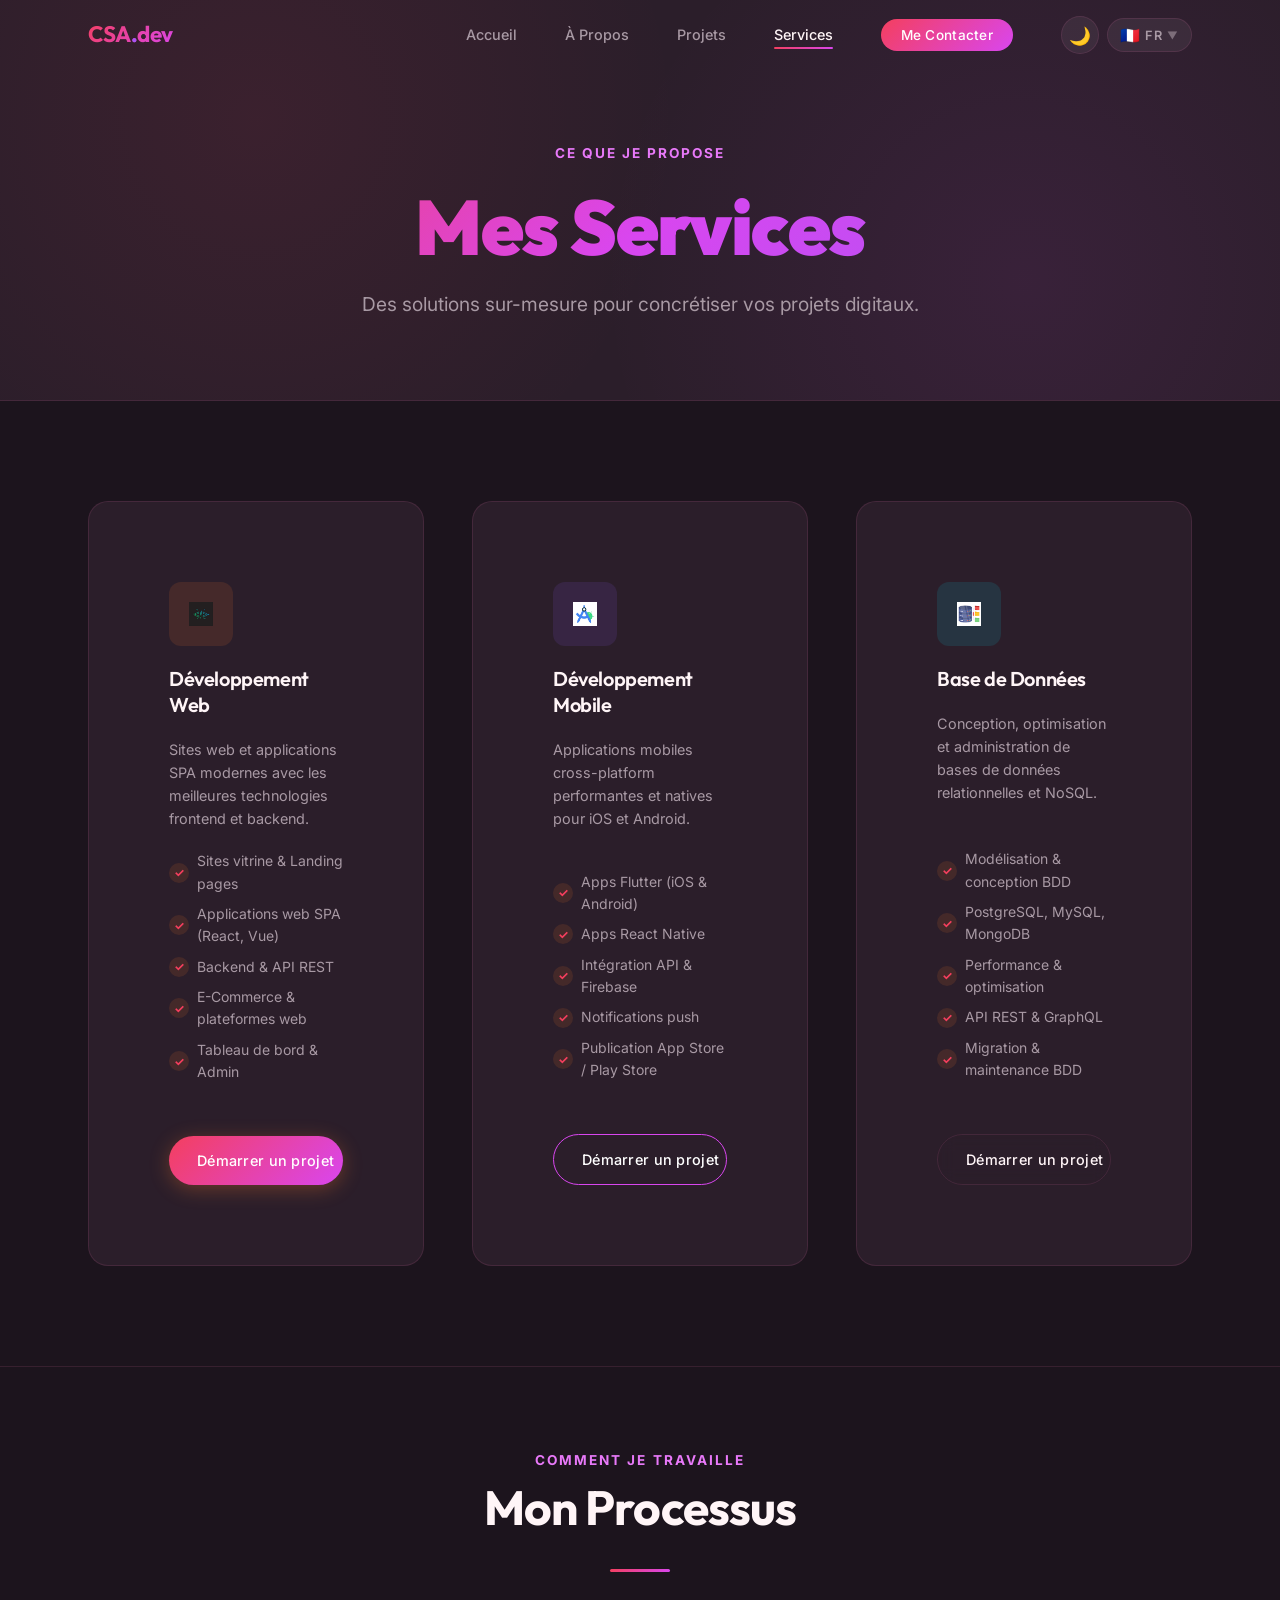
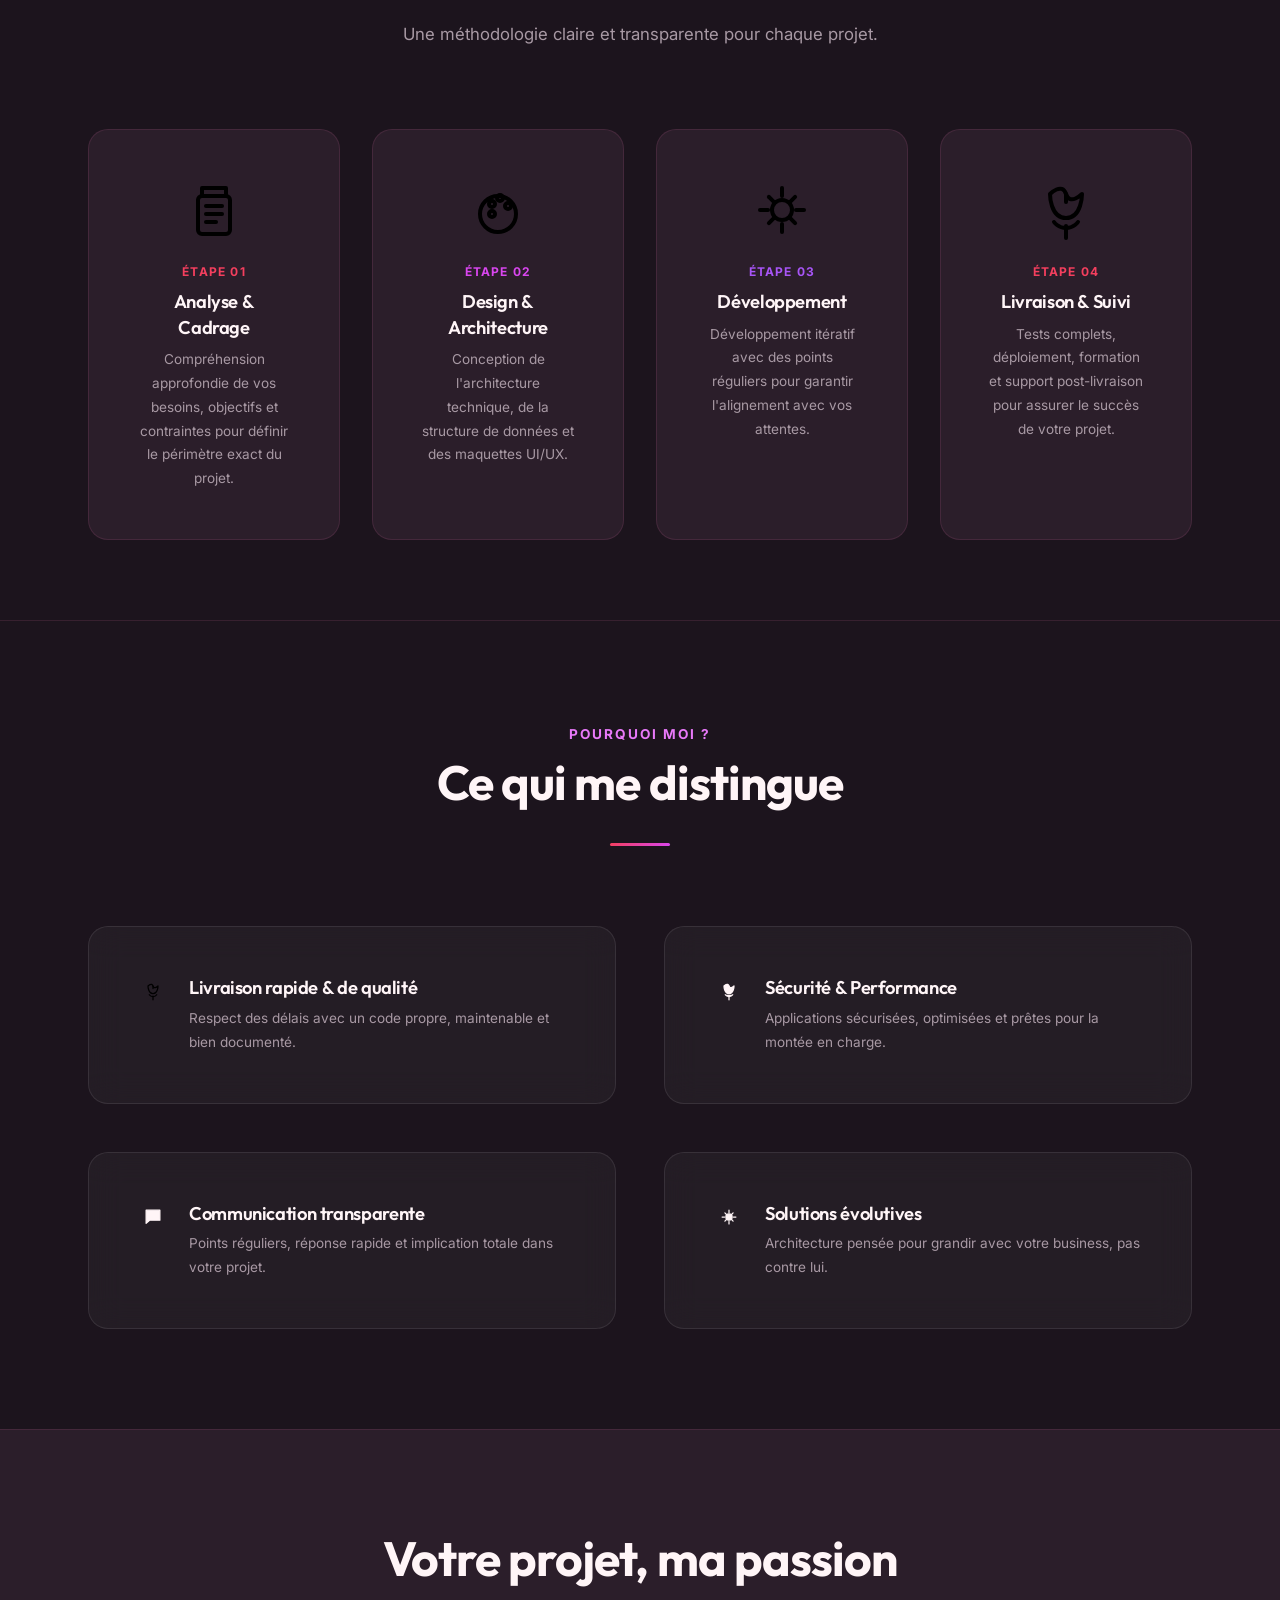
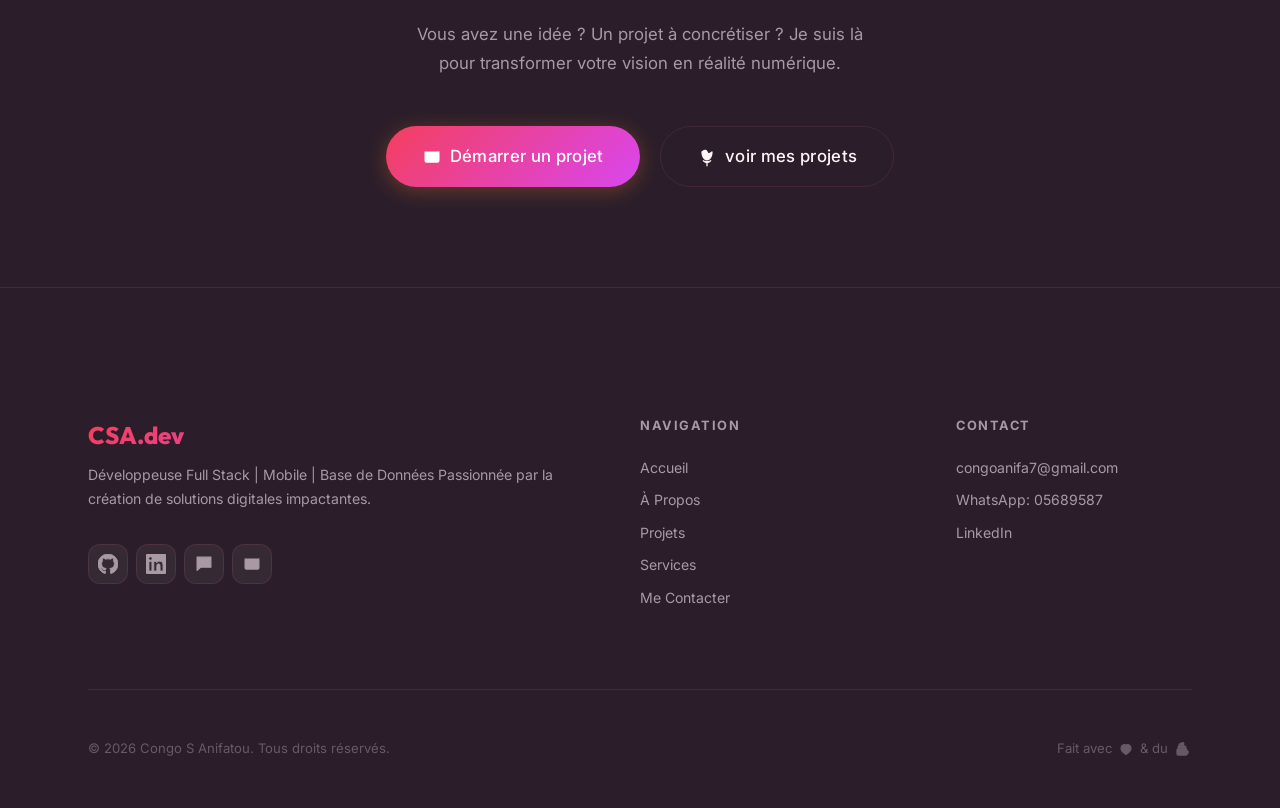
<file: services.html>
<!DOCTYPE html>
<html lang="fr">

<head>
  <meta charset="UTF-8" />
  <meta name="viewport" content="width=device-width, initial-scale=1.0" />
  <title>Services — Congo S Anifatou</title>
  <meta name="description"
    content="Services de développement web, mobile et base de données proposés par Congo S Anifatou." />
  <link rel="preconnect" href="https://fonts.googleapis.com" />
  <link rel="stylesheet" href="css/main.css" />
  <link rel="stylesheet" href="css/animations.css" />
  <link rel="stylesheet" href="css/components.css" />
  <link rel="stylesheet" href="css/hero.css" />
  <link rel="stylesheet" href="css/theme.css" />
  <script src="js/theme.js"></script>
</head>

<body>

  <div class="page-loader" id="loader">
    <div class="loader-ring"></div>
  </div>

  <!-- NAVBAR -->
  <nav class="navbar" id="navbar">
    <div class="nav-container">
      <a href="index.html" class="nav-logo">CSA<span>.</span>dev</a>
      <ul class="nav-links">
        <li><a href="index.html" class="nav-link" data-i18n="nav.accueil">Accueil</a></li>
        <li><a href="about.html" class="nav-link" data-i18n="nav.apropos">À Propos</a></li>
        <li><a href="portfolio.html" class="nav-link" data-i18n="nav.portfolio">Projets</a></li>
        <li><a href="services.html" class="nav-link" data-i18n="nav.services">Services</a></li>
        <li><a href="contact.html" class="nav-link nav-cta" data-i18n="nav.contact">Me Contacter</a></li>
      </ul>
      <div class="nav-controls">
        <button class="theme-toggle" onclick="toggleTheme()" title="Mode clair" aria-label="Basculer le thème">
          <span class="icon-moon">🌙</span>
          <span class="icon-sun">☀️</span>
        </button>
        <div class="lang-selector" id="lang-selector">
          <button class="lang-btn" onclick="toggleLangDropdown()" aria-label="Changer de langue">
            <span class="lang-btn-flag">🇫🇷</span>
            <span class="lang-btn-code">FR</span>
            <span class="lang-btn-arrow">▼</span>
          </button>
          <div class="lang-dropdown" role="menu"></div>
        </div>
        <button class="nav-hamburger" id="hamburger" aria-label="Menu">
          <span></span><span></span><span></span>
        </button>
      </div>
    </div>
  </nav>

  <nav class="nav-mobile" id="nav-mobile">
    <a href="index.html" class="nav-link" data-i18n="nav.accueil">Accueil</a>
    <a href="about.html" class="nav-link" data-i18n="nav.apropos">À Propos</a>
    <a href="portfolio.html" class="nav-link" data-i18n="nav.portfolio">Projets</a>
    <a href="services.html" class="nav-link" data-i18n="nav.services">Services</a>
    <a href="contact.html" class="nav-link" data-i18n="nav.contact">Me Contacter</a>
    <div style="display:flex;gap:12px;padding-top:12px;border-top:1px solid var(--clr-border);margin-top:8px;">
      <button class="theme-toggle" onclick="toggleTheme()" title="Thème">
        <span class="icon-moon">🌙</span><span class="icon-sun">☀️</span>
      </button>
      <div class="lang-selector" id="lang-selector-mobile">
        <button class="lang-btn" onclick="document.getElementById('lang-selector-mobile').classList.toggle('open')">
          <span class="lang-btn-flag">🇫🇷</span><span class="lang-btn-code">FR</span><span class="lang-btn-arrow">▼</span>
        </button>
        <div class="lang-dropdown" role="menu"></div>
      </div>
    </div>
  </nav>

  <!-- PAGE HERO -->
  <div class="page-hero">
    <div class="page-hero-bg"></div>
    <div class="container">
      <span class="section-tag" data-i18n="services.page.tag">Ce que je propose</span>
      <h1 class="section-title gradient-text" data-i18n="services.page.title">Mes Services</h1>
      <p class="section-subtitle" data-i18n="services.page.subtitle">Des solutions sur-mesure pour concrétiser vos projets digitaux.</p>
    </div>
  </div>

  <!-- ══ SERVICES CARDS ═════════════════════════════ -->
  <section class="section">
    <div class="container">
      <div class="grid-3">

        <div class="service-card orange reveal reveal-delay-1">
          <div class="service-icon orange"><img src="assets/devweb.jpg" alt="icone devweb" class="icon-small"></div>
          <h3 class="service-title" data-i18n="expertise.web.title">Développement Web</h3>
          <p class="service-desc" data-i18n="expertise.web.desc">Conception et développement de sites web et applications web performantes, responsive et modernes avec les meilleures technologies.</p>
          <div class="service-features">
            <div class="service-feature" data-i18n="svc.web.f1">Sites vitrine &amp; Landing pages</div>
            <div class="service-feature" data-i18n="svc.web.f2">Applications web SPA (React, Vue)</div>
            <div class="service-feature" data-i18n="svc.web.f3">Backend &amp; API REST</div>
            <div class="service-feature" data-i18n="svc.web.f4">E-Commerce &amp; plateformes web</div>
            <div class="service-feature" data-i18n="svc.web.f5">Tableau de bord &amp; Admin</div>
          </div>
          <a href="contact.html" class="btn btn-primary mt-lg" data-i18n="cta.btn">Démarrer →</a>
        </div>

        <div class="service-card violet reveal reveal-delay-2">
          <div class="service-icon violet"><img src="assets/android.jpg" alt="icone android" class="icon-small"></div>
          <h3 class="service-title" data-i18n="expertise.mobile.title">Développement Mobile</h3>
          <p class="service-desc" data-i18n="expertise.mobile.desc">Applications mobiles cross-platform et natives pour iOS et Android, offrant une expérience utilisateur fluide et performante.</p>
          <div class="service-features">
            <div class="service-feature" data-i18n="svc.mob.f1">Apps Flutter (iOS &amp; Android)</div>
            <div class="service-feature" data-i18n="svc.mob.f2">Apps React Native</div>
            <div class="service-feature" data-i18n="svc.mob.f3">Intégration API &amp; Firebase</div>
            <div class="service-feature" data-i18n="svc.mob.f4">Notifications push</div>
            <div class="service-feature" data-i18n="svc.mob.f5">Publication App Store / Play Store</div>
          </div>
          <a href="contact.html" class="btn btn-outline-violet mt-lg" data-i18n="cta.btn">Démarrer →</a>
        </div>

        <div class="service-card cyan reveal reveal-delay-3">
          <div class="service-icon cyan"><img src="assets/database.jpg" alt="icone database" class="icon-small"></div>
          <h3 class="service-title" data-i18n="expertise.db.title">Base de Données &amp; API</h3>
          <p class="service-desc" data-i18n="expertise.db.desc">Conception, modélisation et optimisation de bases de données robustes. Création d'API sécurisées et performantes pour vos applications.</p>
          <div class="service-features">
            <div class="service-feature" data-i18n="svc.db.f1">Modélisation &amp; conception BDD</div>
            <div class="service-feature" data-i18n="svc.db.f2">PostgreSQL, MySQL, MongoDB</div>
            <div class="service-feature" data-i18n="svc.db.f3">Performance &amp; optimisation</div>
            <div class="service-feature" data-i18n="svc.db.f4">API REST &amp; GraphQL</div>
            <div class="service-feature" data-i18n="svc.db.f5">Migration &amp; maintenance BDD</div>
          </div>
          <a href="contact.html" class="btn btn-secondary mt-lg" data-i18n="cta.btn">Démarrer →</a>
        </div>

      </div>
    </div>
  </section>

  <!-- ══ PROCESSUS ══════════════════════════════════ -->
  <section class="section bg-stats">
    <div class="container">
      <div class="section-header reveal">
        <span class="section-tag" data-i18n="process.tag">Comment je travaille</span>
        <h2 class="section-title" data-i18n="process.title">Mon Processus</h2>
        <div class="divider"></div>
        <p class="section-subtitle" data-i18n="process.subtitle">Une méthodologie claire et transparente pour chaque projet.</p>
      </div>

      <div class="grid-4">
        <div class="card text-center reveal reveal-delay-1">
          <div class="icon-2xl"><img src="assets/icons/clipboard.svg" class="icon" alt="Analyse"></div>
          <div class="step-pill step-orange" data-i18n="step1.label">ÉTAPE 01</div>
          <h4 class="h4-mb-sm" data-i18n="step1.title">Analyse &amp; Cadrage</h4>
          <p class="text-sm" data-i18n="step1.desc">Compréhension approfondie de vos besoins, objectifs et contraintes pour définir le périmètre exact du projet.</p>
        </div>
        <div class="card text-center reveal reveal-delay-2">
          <div class="icon-2xl"><img src="assets/icons/palette.svg" class="icon" alt="Design"></div>
          <div class="step-pill step-violet" data-i18n="step2.label">ÉTAPE 02</div>
          <h4 class="h4-mb-sm" data-i18n="step2.title">Design &amp; Architecture</h4>
          <p class="text-sm" data-i18n="step2.desc">Conception de l'architecture technique, de la structure de données et des maquettes UI/UX.</p>
        </div>
        <div class="card text-center reveal reveal-delay-3">
          <div class="icon-2xl"><img src="assets/icons/gear.svg" class="icon" alt="Développement"></div>
          <div class="step-pill step-cyan" data-i18n="step3.label">ÉTAPE 03</div>
          <h4 class="h4-mb-sm" data-i18n="step3.title">Développement</h4>
          <p class="text-sm" data-i18n="step3.desc">Développement itératif avec des points réguliers pour garantir l'alignement avec vos attentes.</p>
        </div>
        <div class="card text-center reveal reveal-delay-4">
          <div class="icon-2xl"><img src="assets/icons/rocket.svg" class="icon" alt="Livraison"></div>
          <div class="step-pill step-orange" data-i18n="step4.label">ÉTAPE 04</div>
          <h4 class="h4-mb-sm" data-i18n="step4.title">Livraison &amp; Suivi</h4>
          <p class="text-sm" data-i18n="step4.desc">Tests complets, déploiement, formation et support post-livraison pour assurer le succès de votre projet.</p>
        </div>
      </div>
    </div>
  </section>

  <!-- ══ AVANTAGES ══════════════════════════════════ -->
  <section class="section">
    <div class="container">
      <div class="section-header reveal">
        <span class="section-tag" data-i18n="why.tag">Pourquoi moi ?</span>
        <h2 class="section-title" data-i18n="why.title">Ce qui me distingue</h2>
        <div class="divider"></div>
      </div>

      <div class="grid-2 grid-gap-lg">
        <div class="card card-glass card-flex reveal reveal-delay-1">
          <div class="feature-icon"><img src="assets/icons/rocket.svg" class="icon" alt="Livraison rapide"></div>
          <div>
            <h4 data-i18n="adv1.title">Livraison rapide &amp; de qualité</h4>
            <p class="text-sm mt-xs" data-i18n="adv1.desc">Respect des délais avec un code propre, maintenable et bien documenté.</p>
          </div>
        </div>
        <div class="card card-glass card-flex reveal reveal-delay-2">
          <div class="feature-icon"><svg viewBox="0 0 64 64" fill="none" stroke="currentColor" stroke-width="4" stroke-linecap="round" stroke-linejoin="round" class="icon"><path d="M20 44c0 0 4 6 12 6s12-6 12-6"/><path d="M32 48v12"/><path d="M16 16c0 0 12-12 16 0s16 0 16 0 0 24-16 24S16 16 16 16z"/><path d="M32 16v8"/></svg></div>
          <div>
            <h4 data-i18n="adv2.title">Sécurité &amp; Performance</h4>
            <p class="text-sm mt-xs" data-i18n="adv2.desc">Applications sécurisées, optimisées et prêtes pour la montée en charge.</p>
          </div>
        </div>
        <div class="card card-glass card-flex reveal reveal-delay-3">
          <div class="feature-icon"><svg viewBox="0 0 64 64" fill="none" stroke="currentColor" stroke-width="4" stroke-linecap="round" stroke-linejoin="round" class="icon"><path d="M10 10h44v32H22l-12 10V10zM20 24h24M20 32h18M20 40h10"/></svg></div>
          <div>
            <h4 data-i18n="adv3.title">Communication transparente</h4>
            <p class="text-sm mt-xs" data-i18n="adv3.desc">Points réguliers, réponse rapide et implication totale dans votre projet.</p>
          </div>
        </div>
        <div class="card card-glass card-flex reveal reveal-delay-4">
          <div class="feature-icon"><svg viewBox="0 0 64 64" fill="none" stroke="currentColor" stroke-width="4" stroke-linecap="round" stroke-linejoin="round" class="icon"><circle cx="32" cy="32" r="10"/><path d="M32 10v8M32 46v8M10 32h8M46 32h8M18.9 18.9l5.7 5.7M39.4 39.4l5.7 5.7M18.9 45.1l5.7-5.7M39.4 24.6l5.7-5.7"/></svg></div>
          <div>
            <h4 data-i18n="adv4.title">Solutions évolutives</h4>
            <p class="text-sm mt-xs" data-i18n="adv4.desc">Architecture pensée pour grandir avec votre business, pas contre lui.</p>
          </div>
        </div>
      </div>
    </div>
  </section>

  <!-- CTA -->
  <section class="section bg-surface-border-top">
    <div class="container text-center">
      <h2 class="reveal" data-i18n="cta.title">Votre projet, ma passion</h2>
      <p class="reveal max-w-480" data-i18n="cta.subtitle">Vous avez une idée ? Un projet à concrétiser ? Je suis là pour transformer votre vision en réalité numérique.</p>
      <div class="reveal flex-gap-md-wrap" style="justify-content:center;">
        <a href="contact.html" class="btn btn-primary btn-lg"><svg viewBox="0 0 64 64" fill="none" stroke="currentColor" stroke-width="4" stroke-linecap="round" stroke-linejoin="round" class="icon"><rect x="10" y="16" width="44" height="32" rx="4"/><path d="M10 16l22 18 22-18"/></svg> <span data-i18n="cta.btn">Démarrer un projet</span></a>
        <a href="portfolio.html" class="btn btn-secondary btn-lg"><svg viewBox="0 0 64 64" fill="none" stroke="currentColor" stroke-width="4" stroke-linecap="round" stroke-linejoin="round" class="icon"><path d="M20 44c0 0 4 6 12 6s12-6 12-6"/><path d="M32 48v12"/><path d="M16 16c0 0 12-12 16 0s16 0 16 0 0 24-16 24S16 16 16 16z"/><path d="M32 16v8"/></svg> <span data-i18n="hero.btn.projects">Voir mes projets</span></a>
      </div>
    </div>
  </section>

  <!-- FOOTER -->
  <footer class="footer">
    <div class="container">
      <div class="footer-grid">
        <div>
          <div class="footer-brand-name">CSA.dev</div>
          <p class="footer-tagline" data-i18n="footer.tagline">Développeuse Full Stack | Mobile | Base de Données</p>
          <div class="footer-socials">
            <a href="https://github.com/Black-Queen-dev-alt" target="_blank" rel="noopener noreferrer" class="social-btn" title="GitHub"><svg viewBox="0 0 24 24" fill="currentColor" class="icon"><path d="M12 0c-6.626 0-12 5.373-12 12 0 5.302 3.438 9.8 8.207 11.387.599.111.793-.261.793-.577v-2.234c-3.338.726-4.033-1.416-4.033-1.416-.546-1.387-1.333-1.756-1.333-1.756-1.089-.745.083-.729.083-.729 1.205.084 1.839 1.237 1.839 1.237 1.07 1.834 2.807 1.304 3.492.997.107-.775.418-1.305.762-1.604-2.665-.305-5.467-1.334-5.467-5.931 0-1.311.469-2.381 1.236-3.221-.124-.303-.535-1.524.117-3.176 0 0 1.008-.322 3.301 1.23.957-.266 1.983-.399 3.003-.404 1.02.005 2.047.138 3.006.404 2.291-1.552 3.297-1.23 3.297-1.23.653 1.653.242 2.874.118 3.176.77.84 1.235 1.911 1.235 3.221 0 4.609-2.807 5.624-5.479 5.921.43.372.823 1.102.823 2.222v3.293c0 .319.192.694.801.576 4.765-1.589 8.199-6.086 8.199-11.386 0-6.627-5.373-12-12-12z"/></svg></a>
            <a href="https://www.linkedin.com/in/anifa-congo-3a24162b9" target="_blank" rel="noopener noreferrer" class="social-btn" title="LinkedIn"><svg viewBox="0 0 24 24" fill="currentColor" class="icon"><path d="M20.447 20.452h-3.554v-5.569c0-1.328-.027-3.037-1.852-3.037-1.853 0-2.136 1.445-2.136 2.939v5.667H9.351V9h3.414v1.561h.046c.477-.9 1.637-1.85 3.37-1.85 3.601 0 4.267 2.37 4.267 5.455v6.286zM5.337 7.433a2.062 2.062 0 0 1-2.063-2.065 2.064 2.064 0 1 1 2.063 2.065zM7.119 20.452H3.554V9h3.565v11.452zM22.225 0H1.771C.792 0 0 .774 0 1.729v20.542C0 23.227.792 24 1.771 24h20.451C23.2 24 24 23.227 24 22.271V1.729C24 .774 23.2 0 22.222 0h.003z"/></svg></a>
            <a href="https://wa.me/05689587" target="_blank" rel="noopener noreferrer" class="social-btn" title="WhatsApp"><svg viewBox="0 0 64 64" fill="none" stroke="currentColor" stroke-width="4" stroke-linecap="round" stroke-linejoin="round" class="icon"><path d="M10 10h44v32H22l-12 10V10zM20 24h24M20 32h18M20 40h10"/></svg></a>
            <a href="mailto:congoanifa7@gmail.com" class="social-btn" title="Email"><svg viewBox="0 0 64 64" fill="none" stroke="currentColor" stroke-width="4" stroke-linecap="round" stroke-linejoin="round" class="icon"><rect x="10" y="16" width="44" height="32" rx="4"/><path d="M10 16l22 18 22-18"/></svg></a>
          </div>
        </div>
        <div>
          <div class="footer-heading" data-i18n="footer.nav.title">Navigation</div>
          <div class="footer-links">
            <a href="index.html" class="footer-link" data-i18n="nav.accueil">Accueil</a>
            <a href="about.html" class="footer-link" data-i18n="nav.apropos">À Propos</a>
            <a href="portfolio.html" class="footer-link" data-i18n="nav.portfolio">Projets</a>
            <a href="services.html" class="footer-link" data-i18n="nav.services">Services</a>
            <a href="contact.html" class="footer-link" data-i18n="nav.contact">Me Contacter</a>
          </div>
        </div>
        <div>
          <div class="footer-heading" data-i18n="footer.contact.title">Contact</div>
          <div class="footer-links">
            <a href="mailto:congoanifa7@gmail.com" class="footer-link">congoanifa7@gmail.com</a>
            <a href="https://wa.me/05689587" class="footer-link">WhatsApp: 05689587</a>
            <a href="https://www.linkedin.com/in/anifa-congo-3a24162b9" target="_blank" rel="noopener noreferrer" class="footer-link">LinkedIn</a>
          </div>
        </div>
      </div>
      <div class="footer-bottom">
        <span data-i18n="footer.copyright">© 2026 Congo S Anifatou. Tous droits réservés.</span>
        <span><span data-i18n="footer.madewith">Fait avec</span> <svg viewBox="0 0 64 64" fill="none" stroke="currentColor" stroke-width="4" stroke-linecap="round" stroke-linejoin="round" class="icon"><path d="M16 26c0-8 8-14 16-10 8-4 16 2 16 10 0 10-16 20-16 20S16 36 16 26z" fill="currentColor"/></svg> &amp; du <svg viewBox="0 0 64 64" fill="none" stroke="currentColor" stroke-width="4" stroke-linecap="round" stroke-linejoin="round" class="icon"><rect x="16" y="28" width="32" height="20" rx="4"/><path d="M20 28V20h24v8M44 36h8c0 6-4 10-8 10M22 18c0-4 4-8 8-8s8 4 8 8M30 12c0-2 2-4 4-4s4 2 4 4"/></svg></span>
      </div>
    </div>
  </footer>

  <script src="js/i18n.js"></script>
  <script src="js/main.js"></script>
  <script>
    window.addEventListener('DOMContentLoaded', () => {
      initTheme();
      initI18n();
    });
  </script>
</body>

</html>
</file>
<file: css/main.css>
/* ================================================
   CONGO S ANIFATOU — PORTFOLIO
   main.css — Variables, Reset, Layout Global
   ================================================ */

@import url('https://fonts.googleapis.com/css2?family=Inter:wght@300;400;500;600;700;800;900&family=Outfit:wght@400;500;600;700;800;900&display=swap');

/* ── CSS VARIABLES ─────────────────────────────── */
:root {
  /* Colors - Feminine & Professional (Plum/Rose Dark) */
  --clr-bg:          #1c141d;
  --clr-surface:     #2b1e2a;
  --clr-surface-2:   #3d293a;
  --clr-border:      rgba(244, 114, 182, 0.12);

  --clr-orange:      #f43f5e; /* Rose */
  --clr-orange-light:#fb7185;
  --clr-violet:      #d946ef; /* Fuchsia / Magenta */
  --clr-violet-light:#e879f9;
  --clr-cyan:        #a855f7; /* Soft Violet (replaces harsh cyan) */
  --clr-cyan-light:  #c084fc;

  /* Gradient primary (Rose → Fuchsia) */
  --grad-primary:    linear-gradient(135deg, #f43f5e 0%, #d946ef 100%);
  /* Gradient accent (Fuchsia → Violet) */
  --grad-accent:     linear-gradient(135deg, #d946ef 0%, #a855f7 100%);
  /* Gradient text */
  --grad-text:       linear-gradient(135deg, #f43f5e, #d946ef, #a855f7);

  /* Text */
  --clr-text:        #fff5f7; /* Soft pearl/blush white */
  --clr-text-muted:  #a899a4;
  --clr-text-faint:  #685a65;

  /* Spacing */
  --space-xs:  0.25rem;
  --space-sm:  0.5rem;
  --space-md:  1.25rem;
  --space-lg:  2rem;
  --space-xl:  3rem;
  --space-2xl: 5rem;
  --space-3xl: 8rem;

  /* Border radius */
  --radius-sm: 6px;
  --radius-md: 12px;
  --radius-lg: 20px;
  --radius-xl: 32px;
  --radius-full: 9999px;

  /* Shadows */
  --shadow-orange: 0 0 30px rgba(244, 63, 94, 0.25);
  --shadow-violet: 0 0 30px rgba(217, 70, 239, 0.25);
  --shadow-cyan:   0 0 30px rgba(168, 85, 247, 0.25);
  --shadow-card:   0 8px 32px rgba(0,0,0,0.3);

  /* Transition */
  --transition: 0.3s cubic-bezier(0.4,0,0.2,1);
  --transition-slow: 0.6s cubic-bezier(0.4,0,0.2,1);

  /* Font */
  --font-body:    'Inter', sans-serif;
  --font-heading: 'Outfit', sans-serif;

  /* Navbar height */
  --nav-h: 70px;
}

/* ── RESET ──────────────────────────────────────── */
*, *::before, *::after {
  margin: 0;
  padding: 0;
  box-sizing: border-box;
}

html {
  scroll-behavior: smooth;
  font-size: 16px;
}

body {
  font-family: var(--font-body);
  background-color: var(--clr-bg);
  color: var(--clr-text);
  line-height: 1.6;
  overflow-x: hidden;
  -webkit-font-smoothing: antialiased;
}

img { max-width: 100%; display: block; }
.icon {
  width: 1.1em;
  height: 1.1em;
  display: inline-block;
  vertical-align: middle;
  fill: currentColor;
  stroke: currentColor;
}
.icon-small { width: 20px; height: 20px; }
.mb-md { margin-bottom: var(--space-md); }
.mb-xl { margin-bottom: var(--space-xl); }
.max-w-480 { max-width: 480px; margin: 0 auto var(--space-xl); }
.text-orange { color: var(--clr-orange); }
.bg-surface-border-top { background: var(--clr-surface); border-top: 1px solid var(--clr-border); }
.bg-surface-border-top-bottom { background: var(--clr-surface); border-top: 1px solid var(--clr-border); border-bottom: 1px solid var(--clr-border); }
.bg-stats { background: var(--clr-surface); border-top: 1px solid var(--clr-border); border-bottom: 1px solid var(--clr-border); padding: var(--space-2xl) 0; }
.grid-gap-3xl { gap: var(--space-3xl); }
.icon-2xl { font-size: 2.5rem; width: 4rem; height: 4rem; display: flex; align-items: center; justify-content: center; margin: 0 auto var(--space-md); }
.icon-2xl .icon, .icon-2xl img { width: 100%; height: 100%; object-fit: contain; }

.icon-xl { width: 3rem; height: 3rem; display: flex; align-items: center; justify-content: center; }
.icon-xl .icon, .icon-xl img { width: 100%; height: 100%; object-fit: contain; }

.icon-large { width: 2.5rem; height: 2.5rem; display: flex; align-items: center; justify-content: center; }
.icon-large .icon, .icon-large img { width: 100%; height: 100%; object-fit: contain; }

.icon-small { width: 1.5rem; height: 1.5rem; display: flex; align-items: center; justify-content: center; }
.icon-small .icon, .icon-small img { width: 100%; height: 100%; object-fit: contain; }

.icon { width: 1.25rem; height: 1.25rem; }

.step-pill { font-size: 0.75rem; font-weight: 700; letter-spacing: 0.1em; margin-bottom: var(--space-sm); text-transform: uppercase; }
.step-orange { color: var(--clr-orange); }
.step-violet { color: var(--clr-violet); }
.step-cyan   { color: var(--clr-cyan); }
.card-flex { display: flex; align-items: flex-start; gap: var(--space-md); }
.feature-icon { width: 2rem; height: 2rem; flex-shrink: 0; display: flex; align-items: center; justify-content: center; }
.mt-xs { margin-top: 0.375rem; }
.h4-mb-sm { margin-bottom: var(--space-sm); }
.text-sm { font-size: 0.85rem; }
.grid-gap-lg { gap: var(--space-lg); }
.flex-gap-md-wrap { display: flex; gap: var(--space-md); flex-wrap: wrap; }
.card-heading { margin-bottom: var(--space-lg); display: flex; align-items: center; gap: 8px; }
.skill-name-inline { display: flex; align-items: center; gap: 6px; }
.small-logo { width: 20px; border-radius: 4px; }
.mt-lg { margin-top: var(--space-lg); }
a  { text-decoration: none; color: inherit; }
ul { list-style: none; }
button { cursor: pointer; border: none; background: none; font-family: inherit; }
input, textarea, select { font-family: inherit; }

/* ── TYPOGRAPHY ────────────────────────────────── */
h1, h2, h3, h4, h5, h6 {
  font-family: var(--font-heading);
  line-height: 1.2;
  letter-spacing: -0.02em;
}

h1 { font-size: clamp(2.8rem, 6vw, 4.8rem); font-weight: 800; line-height: 1.1; }
h2 { font-size: clamp(2rem, 4vw, 3rem); font-weight: 700; line-height: 1.2; margin-bottom: var(--space-lg); }
h3 { font-size: clamp(1.3rem, 2.5vw, 1.7rem); font-weight: 600; line-height: 1.3; }
h4 { font-size: 1.15rem; font-weight: 600; line-height: 1.4; }
p  { font-size: 1.05rem; line-height: 1.75; color: var(--clr-text-muted); font-weight: 400; }

.gradient-text {
  background: var(--grad-text);
  -webkit-background-clip: text;
  -webkit-text-fill-color: transparent;
  background-clip: text;
}

/* ── LAYOUT ─────────────────────────────────────── */
.container {
  max-width: 1200px;
  margin: 0 auto;
  padding: 0 var(--space-xl);
  width: 100%;
}

.section {
  padding: 100px 0; /* Standardized significant vertical spacing */
  position: relative;
}

.page-hero {
  position: relative;
  padding: 140px 0 80px;
  background: var(--clr-surface);
  border-bottom: 1px solid var(--clr-border);
  color: var(--clr-text);
  overflow: hidden;
}

.page-hero-bg {
  position: absolute;
  inset: 0;
  background: radial-gradient(circle at 20% 30%, rgba(244, 63, 94, 0.08), transparent 40%),
              radial-gradient(circle at 80% 70%, rgba(217, 70, 239, 0.08), transparent 40%);
  z-index: 0;
}

.page-hero .container {
  position: relative;
  z-index: 1;
  text-align: center;
}

.page-hero .section-title {
  font-size: clamp(2.8rem, 8vw, 4.8rem); /* Matches homepage H1 scale */
  line-height: 1.1;
  margin: 0 auto var(--space-md);
  font-weight: 900;
  text-align: center;
}

.page-hero .section-subtitle {
  font-size: 1.2rem;
  max-width: 720px;
  margin: 0 auto;
  text-align: center;
  color: var(--clr-text-muted);
  line-height: 1.6;
}

.page-hero .section-tag {
  display: inline-block;
  margin-bottom: var(--space-md);
  text-align: center;
}

@media (max-width: 992px) {
  .section { padding: 80px 0; }
  .page-hero { padding: 120px 0 60px; }
  .page-hero .section-title { font-size: clamp(2.5rem, 10vw, 3.5rem); }
}

.section-header {
  text-align: center;
  margin-bottom: var(--space-2xl);
}

.section-tag {
  display: inline-block;
  font-size: 0.85rem;
  font-weight: 700;
  letter-spacing: 0.15em;
  text-transform: uppercase;
  color: var(--clr-violet-light);
  margin-bottom: var(--space-sm);
}

.section-subtitle {
  max-width: 650px;
  margin: 0 auto;
  font-size: 1.05rem;
  line-height: 1.7;
  color: var(--clr-text-muted);
}

/* ── DIVIDER ─────────────────────────────────────── */
.divider {
  width: 60px;
  height: 3px;
  background: var(--grad-primary);
  border-radius: var(--radius-full);
  margin: var(--space-md) auto var(--space-xl);
}

/* ── SCROLLBAR ──────────────────────────────────── */
::-webkit-scrollbar { width: 6px; }
::-webkit-scrollbar-track { background: var(--clr-bg); }
::-webkit-scrollbar-thumb {
  background: var(--grad-primary);
  border-radius: var(--radius-full);
}

/* ── SELECTION ──────────────────────────────────── */
::selection {
  background: rgba(139,92,246,0.35);
  color: var(--clr-text);
}

/* ── UTILITY & LAYOUT ────────────────────────────── */
.grid-380-1fr {
  display: grid;
  grid-template-columns: 380px 1fr;
  gap: var(--space-3xl);
  align-items: center;
}

@media (max-width: 992px) {
  .grid-380-1fr {
    grid-template-columns: 1fr;
    gap: var(--space-xl);
  }
}

.profile-img {
  width: 100%;
  border-radius: var(--radius-xl);
  box-shadow: 0 20px 50px rgba(0,0,0,0.4);
}

.float-badge, .float-badge-delayed {
  position: absolute;
  background: rgba(13, 14, 38, 0.9);
  border: 1px solid rgba(255,255,255,0.1);
  padding: 0.8rem 1.2rem;
  border-radius: 1rem;
  backdrop-filter: blur(10px);
  display: flex;
  align-items: center;
  gap: 0.8rem;
  z-index: 5;
  box-shadow: 0 10px 30px rgba(0,0,0,0.3);
}

.float-badge { bottom: 15%; left: -2rem; }
.float-badge-delayed { top: 15%; right: -2rem; animation-delay: 0.5s; }

[data-theme="light"] .float-badge, 
[data-theme="light"] .float-badge-delayed {
  background: rgba(255, 255, 255, 0.95);
  border-color: rgba(0,0,0,0.1);
  box-shadow: 0 10px 30px rgba(0,0,0,0.1);
}

.badge-text { font-weight: 700; font-size: 0.9rem; margin-bottom: 2px; color: #fff; }
[data-theme="light"] .badge-text { color: #0d0d0d; }

.text-muted-sm { font-size: 0.75rem; color: var(--clr-text-muted); }

/* ── STATS ───────────────────────────────────────── */
.bg-stats {
  background: var(--clr-bg);
  padding: var(--space-2xl) 0;
  border-top: 1px solid var(--clr-border);
  border-bottom: 1px solid var(--clr-border);
}

.stat-box {
  text-align: center;
  padding: var(--space-xl);
  transition: transform var(--transition);
}

.stat-box:hover { transform: translateY(-5px); }

.stat-number {
  font-size: clamp(2rem, 4vw, 3rem);
  font-weight: 800;
  color: var(--clr-text);
  margin-bottom: 0.5rem;
}

.stat-label {
  font-size: 0.9rem;
  color: var(--clr-text-muted);
  text-transform: uppercase;
  letter-spacing: 0.05em;
  font-weight: 600;
}

/* ── TIMELINE ────────────────────────────────────── */
.timeline {
  position: relative;
  padding-left: 2rem;
  border-left: 2px solid var(--clr-border);
}

.timeline-item {
  position: relative;
  padding-bottom: var(--space-2xl);
}

.timeline-item:last-child { padding-bottom: 0; }

.timeline-dot {
  position: absolute;
  left: calc(-2rem - 6px);
  top: 6px;
  width: 10px;
  height: 10px;
  border-radius: 50%;
  background: var(--clr-violet);
  border: 2px solid var(--clr-bg);
  box-shadow: 0 0 0 4px rgba(217, 70, 239, 0.15);
}

.timeline-date {
  font-size: 0.85rem;
  font-weight: 700;
  color: var(--clr-violet);
  margin-bottom: 0.4rem;
}

.timeline-title {
  font-size: 1.15rem;
  font-weight: 700;
  color: var(--clr-text);
  margin-bottom: 0.2rem;
}

.timeline-org {
  font-size: 0.95rem;
  font-weight: 600;
  color: var(--clr-text-muted);
  margin-bottom: 0.8rem;
}

.timeline-desc {
  font-size: 0.95rem;
  color: var(--clr-text-muted);
  line-height: 1.6;
}

/* ── SKILLS ──────────────────────────────────────── */
.skill-item { margin-bottom: var(--space-lg); }
.skill-item:last-child { margin-bottom: 0; }

.skill-meta {
  display: flex;
  justify-content: space-between;
  margin-bottom: 0.5rem;
  font-weight: 600;
  font-size: 0.9rem;
}

.skill-track {
  height: 8px;
  background: var(--clr-surface-2);
  border-radius: var(--radius-full);
  overflow: hidden;
}

.skill-fill {
  height: 100%;
  background: var(--clr-orange);
  border-radius: var(--radius-full);
  transition: width 1.5s cubic-bezier(0.2, 0, 0.2, 1);
}

.skill-fill.violet { background: var(--clr-violet); }
.skill-fill.cyan   { background: var(--clr-cyan); }

/* ── UTILITY ─────────────────────────────────────── */
.text-center { text-align: center; }
.text-muted  { color: var(--clr-text-muted); }
.mt-auto     { margin-top: auto; }
.mt-2xl      { margin-top: var(--space-2xl); }
.pt-0        { padding-top: 0; }
.my-md       { margin: var(--space-md) 0; }
.max-w-500   { max-width: 500px; margin: 0 auto var(--space-xl); }
.max-w-480   { max-width: 480px; margin: 0 auto var(--space-xl); }
.mb-sm-md    { margin-bottom: var(--space-md); }
.mb-md       { margin-bottom: var(--space-md); }
.mb-xl       { margin-bottom: var(--space-xl); }
.flex-gap-md-wrap { display: flex; flex-wrap: wrap; gap: var(--space-md); }
.position-relative { position: relative; }

/* ── GRID SYSTEMS ────────────────────────────────── */
.grid-2 { display: grid; grid-template-columns: repeat(2, 1fr); gap: var(--space-xl); }
.grid-3 { display: grid; grid-template-columns: repeat(3, 1fr); gap: var(--space-xl); }
.grid-4 { display: grid; grid-template-columns: repeat(4, 1fr); gap: var(--space-lg); }

.grid-1fr-1_5fr {
  display: grid;
  grid-template-columns: 1fr 1.5fr;
  gap: var(--space-2xl);
  align-items: start;
}

@media (max-width: 1024px) {
  .grid-4 { grid-template-columns: repeat(2, 1fr); }
  .grid-3 { grid-template-columns: repeat(2, 1fr); }
  .grid-1fr-1_5fr { grid-template-columns: 1fr; gap: var(--space-xl); }
}

@media (max-width: 768px) {
  :root { --space-3xl: 4rem; --space-2xl: 3rem; --space-xl: 2rem; }
  .container { padding: 0 var(--space-lg); }
  .grid-2, .grid-3, .grid-4 { grid-template-columns: 1fr; }
}

/* ── PAGE TRANSITION ─────────────────────────────── */
.page-loader {
  position: fixed;
  inset: 0;
  background: var(--clr-bg);
  z-index: 9999;
  display: flex;
  align-items: center;
  justify-content: center;
  transition: opacity 0.5s ease, visibility 0.5s ease;
}

.page-loader.hidden { opacity: 0; visibility: hidden; }

.loader-ring {
  width: 50px;
  height: 50px;
  border: 3px solid var(--clr-border);
  border-top-color: var(--clr-orange);
  border-right-color: var(--clr-violet);
  border-radius: 50%;
  animation: spin 0.8s linear infinite;
}
</file>
<file: css/animations.css>
/* ================================================
   animations.css — Keyframes & Transitions
   ================================================ */

/* ── KEYFRAMES ───────────────────────────────────── */
@keyframes spin {
  to { transform: rotate(360deg); }
}

@keyframes fadeInUp {
  from { opacity: 0; transform: translateY(30px); }
  to   { opacity: 1; transform: translateY(0); }
}

@keyframes fadeInLeft {
  from { opacity: 0; transform: translateX(-30px); }
  to   { opacity: 1; transform: translateX(0); }
}

@keyframes fadeInRight {
  from { opacity: 0; transform: translateX(30px); }
  to   { opacity: 1; transform: translateX(0); }
}

@keyframes scaleIn {
  from { opacity: 0; transform: scale(0.85); }
  to   { opacity: 1; transform: scale(1); }
}

@keyframes float {
  0%, 100% { transform: translateY(0px); }
  50%       { transform: translateY(-18px); }
}

@keyframes pulse-glow {
  0%, 100% { box-shadow: 0 0 20px rgba(244, 63, 94, 0.3); }
  50%       { box-shadow: 0 0 50px rgba(217, 70, 239, 0.5), 0 0 80px rgba(168, 85, 247, 0.2); }
}

@keyframes typewriter {
  from { width: 0; }
  to   { width: 100%; }
}

@keyframes blink-cursor {
  0%, 100% { border-color: var(--clr-orange); }
  50%       { border-color: transparent; }
}

@keyframes gradient-shift {
  0%   { background-position: 0% 50%; }
  50%  { background-position: 100% 50%; }
  100% { background-position: 0% 50%; }
}

@keyframes orbit {
  from { transform: rotate(0deg) translateX(90px) rotate(0deg); }
  to   { transform: rotate(360deg) translateX(90px) rotate(-360deg); }
}

@keyframes bar-fill {
  from { width: 0%; }
}

@keyframes counter-tick {
  from { opacity: 0; transform: translateY(8px); }
  to   { opacity: 1; transform: translateY(0); }
}

@keyframes ripple {
  from { transform: scale(0.8); opacity: 1; }
  to   { transform: scale(2.5); opacity: 0; }
}

@keyframes slideDown {
  from { opacity: 0; transform: translateY(-10px); }
  to   { opacity: 1; transform: translateY(0); }
}

@keyframes shimmer {
  0%   { background-position: -200% center; }
  100% { background-position: 200% center; }
}

/* ── SCROLL REVEAL CLASSES ────────────────────────── */
.reveal {
  opacity: 0;
  transform: translateY(40px);
  transition: opacity 0.7s ease, transform 0.7s ease;
}

.reveal.reveal-left  { transform: translateX(-40px); }
.reveal.reveal-right { transform: translateX(40px); }
.reveal.reveal-scale { transform: scale(0.9); }

.reveal.visible {
  opacity: 1;
  transform: none;
}

/* Staggered delays */
.reveal-delay-1 { transition-delay: 0.1s; }
.reveal-delay-2 { transition-delay: 0.2s; }
.reveal-delay-3 { transition-delay: 0.3s; }
.reveal-delay-4 { transition-delay: 0.4s; }
.reveal-delay-5 { transition-delay: 0.5s; }

/* ── HOVER TILT EFFECT ───────────────────────────── */
.tilt {
  transform-style: preserve-3d;
  transition: transform var(--transition);
}

/* ── GLOW HOVER ──────────────────────────────────── */
.glow-hover {
  transition: box-shadow var(--transition), transform var(--transition);
}
.glow-hover:hover {
  box-shadow: var(--shadow-orange);
  transform: translateY(-4px);
}

.glow-hover-violet:hover {
  box-shadow: var(--shadow-violet);
  transform: translateY(-4px);
}

.glow-hover-cyan:hover {
  box-shadow: var(--shadow-cyan);
  transform: translateY(-4px);
}

/* ── FLOATING BADGE ──────────────────────────────── */
.float-badge {
  animation: float 4s ease-in-out infinite;
}

.float-badge-delayed {
  animation: float 4s ease-in-out 2s infinite;
}

/* ── PULSE RING ──────────────────────────────────── */
.pulse-ring {
  position: relative;
}
.pulse-ring::after {
  content: '';
  position: absolute;
  inset: -6px;
  border-radius: 50%;
  border: 2px solid var(--clr-orange);
  animation: ripple 2s ease-out infinite;
}

/* ── PAGE ENTRY ──────────────────────────────────── */
.page-enter {
  animation: fadeInUp 0.6s ease forwards;
}

/* ── SHIMMER LOADING ─────────────────────────────── */
.shimmer {
  background: linear-gradient(90deg,
    var(--clr-surface-2) 25%,
    rgba(244, 63, 94, 0.08) 50%,
    var(--clr-surface-2) 75%
  );
  background-size: 200% 100%;
  animation: shimmer 1.5s infinite;
}
</file>
<file: css/components.css>
/* ================================================
   components.css — Navbar, Cards, Buttons, Forms, Footer
   ================================================ */

/* ══════════════════════════════════════════════════
   NAVBAR
═══════════════════════════════════════════════════ */
.navbar {
  position: fixed;
  top: 0;
  left: 0;
  right: 0;
  z-index: 1000;
  height: var(--nav-h);
  display: flex;
  align-items: center;
  transition: background var(--transition), backdrop-filter var(--transition), border-bottom var(--transition);
}

.navbar.scrolled {
  background: rgba(10,10,15,0.85);
  -webkit-backdrop-filter: blur(20px);
  backdrop-filter: blur(20px);
  border-bottom: 1px solid var(--clr-border);
}

.nav-container {
  max-width: 1200px;
  margin: 0 auto;
  padding: 0 var(--space-xl);
  width: 100%;
  display: flex;
  align-items: center;
  justify-content: space-between;
}

.nav-logo {
  font-family: var(--font-heading);
  font-size: 1.4rem;
  font-weight: 700;
  background: var(--grad-primary);
  -webkit-background-clip: text;
  -webkit-text-fill-color: transparent;
  background-clip: text;
  letter-spacing: -0.02em;
}

.nav-logo span { color: var(--clr-cyan); -webkit-text-fill-color: var(--clr-cyan); }

.nav-links {
  display: flex;
  align-items: center;
  gap: var(--space-xl);
  margin-left: auto;
  margin-right: var(--space-xl);
}

.nav-link {
  font-size: 0.9rem;
  font-weight: 500;
  color: var(--clr-text-muted);
  position: relative;
  transition: color var(--transition);
  padding: 4px 0;
}

.nav-link::after {
  content: '';
  position: absolute;
  bottom: -2px;
  left: 0;
  width: 0;
  height: 2px;
  background: var(--grad-primary);
  border-radius: var(--radius-full);
  transition: width var(--transition);
}

.nav-link:hover,
.nav-link.active {
  color: var(--clr-text);
}

.nav-link:hover::after,
.nav-link.active::after {
  width: 100%;
}

.nav-cta {
  background: var(--grad-primary);
  color: #fff !important;
  -webkit-text-fill-color: #fff !important;
  padding: 8px 20px;
  border-radius: var(--radius-full);
  font-size: 0.85rem;
  font-weight: 500;
  letter-spacing: 0.02em;
  transition: opacity var(--transition), transform var(--transition), box-shadow var(--transition);
}

.nav-cta:hover {
  opacity: 0.9;
  transform: translateY(-1px);
  box-shadow: var(--shadow-orange);
}

.nav-cta::after { display: none; }

/* Hamburger */
.nav-hamburger {
  display: none;
  flex-direction: column;
  gap: 5px;
  padding: 8px;
  cursor: pointer;
}

.nav-hamburger span {
  display: block;
  width: 24px;
  height: 2px;
  background: var(--clr-text);
  border-radius: 2px;
  transition: transform var(--transition), opacity var(--transition);
}

.nav-hamburger.open span:nth-child(1) { transform: translateY(7px) rotate(45deg); }
.nav-hamburger.open span:nth-child(2) { opacity: 0; }
.nav-hamburger.open span:nth-child(3) { transform: translateY(-7px) rotate(-45deg); }

/* Mobile menu */
.nav-mobile {
  display: none;
  position: fixed;
  top: var(--nav-h);
  left: 0;
  right: 0;
  background: rgba(10,10,15,0.97);
  -webkit-backdrop-filter: blur(20px);
  backdrop-filter: blur(20px);
  border-bottom: 1px solid var(--clr-border);
  padding: var(--space-lg) var(--space-xl);
  flex-direction: column;
  gap: var(--space-md);
  z-index: 999;
  animation: slideDown 0.3s ease;
}

.nav-mobile.open { display: flex; }

.nav-mobile .nav-link { font-size: 1.05rem; padding: var(--space-sm) 0; }

/* Status dot (contact page) */
.status-dot-wrapper {
  position: relative;
  width: 12px;
  height: 12px;
  flex-shrink: 0;
}
.status-dot {
  width: 12px;
  height: 12px;
  border-radius: 50%;
  background: #4ade80;
  box-shadow: 0 0 8px #4ade80;
  animation: pulse-dot 2s ease-in-out infinite;
}
@keyframes pulse-dot {
  0%, 100% { opacity: 1; transform: scale(1); }
  50%       { opacity: 0.7; transform: scale(1.3); }
}

@media (max-width: 900px) {
  .nav-links { display: none; }
  .nav-hamburger { display: flex; }
}


/* ══════════════════════════════════════════════════
   BUTTONS
═══════════════════════════════════════════════════ */
.btn {
  display: inline-flex;
  align-items: center;
  gap: 8px;
  padding: 13px 28px;
  border-radius: var(--radius-full);
  font-size: 0.9rem;
  font-weight: 500;
  letter-spacing: 0.02em;
  transition: all var(--transition);
  cursor: pointer;
  border: none;
  font-family: var(--font-body);
  white-space: nowrap;
}

.btn-primary {
  background: var(--grad-primary);
  color: #fff;
  box-shadow: 0 4px 20px rgba(255,123,44,0.3);
}

.btn-primary:hover {
  transform: translateY(-2px);
  box-shadow: 0 8px 30px rgba(255,123,44,0.45);
  filter: brightness(1.08);
}

.btn-secondary {
  background: transparent;
  color: var(--clr-text);
  border: 1.5px solid var(--clr-border);
  backdrop-filter: blur(8px);
  -webkit-backdrop-filter: blur(8px);
}

.btn-secondary:hover {
  border-color: var(--clr-violet-light);
  color: var(--clr-text);
  transform: translateY(-3px);
  box-shadow: 0 8px 20px rgba(0, 0, 0, 0.2);
}

.btn-outline-violet {
  background: transparent;
  color: #fff;
  border: 1.5px solid var(--clr-violet);
}

.btn-outline-violet:hover {
  background: rgba(217, 70, 239, 0.1);
  transform: translateY(-3px);
  box-shadow: var(--shadow-violet);
}

.btn-sm { padding: 8px 18px; font-size: 0.83rem; }
.btn-lg { padding: 16px 36px; font-size: 1.05rem; }

/* ══════════════════════════════════════════════════
   CARDS
═══════════════════════════════════════════════════ */
/* ── EXPERTISE ───────────────────────────────────── */
.expertise-grid {
  display: grid;
  grid-template-columns: repeat(3, 1fr);
  gap: var(--space-xl);
  margin-top: var(--space-2xl);
}

.expertise-card {
  padding: var(--space-xl);
  background: var(--clr-surface);
  border: 1px solid var(--clr-border);
  border-radius: var(--radius-lg);
  text-align: center;
  transition: all var(--transition);
  display: flex;
  flex-direction: column;
  align-items: center;
  gap: var(--space-md);
  position: relative;
  overflow: hidden;
}

.expertise-card:hover {
  transform: translateY(-10px);
  border-color: var(--clr-violet-light);
  box-shadow: 0 20px 40px rgba(0,0,0,0.4), 0 0 20px rgba(217, 70, 239, 0.15);
}

.expertise-icon-wrapper {
  width: 80px;
  height: 80px;
  border-radius: 20px;
  display: flex;
  align-items: center;
  justify-content: center;
  background: rgba(255,255,255,0.05);
  margin-bottom: var(--space-sm);
  transition: all var(--transition);
}

.expertise-card.orange .expertise-icon-wrapper { background: rgba(244, 63, 94, 0.15); border: 1px solid rgba(244, 63, 94, 0.3); }
.expertise-card.violet .expertise-icon-wrapper { background: rgba(217, 70, 239, 0.15); border: 1px solid rgba(217, 70, 239, 0.3); }
.expertise-card.cyan .expertise-icon-wrapper   { background: rgba(168, 85, 247, 0.15); border: 1px solid rgba(168, 85, 247, 0.3); }

.expertise-icon {
  width: 40px;
  height: 40px;
  object-fit: contain;
}

.expertise-title {
  font-size: 1.25rem;
  font-weight: 700;
  color: var(--clr-text);
}

.expertise-desc {
  font-size: 0.95rem;
  color: var(--clr-text-muted);
  line-height: 1.6;
}

.card {
  background: var(--clr-surface);
  border: 1px solid var(--clr-border);
  border-radius: var(--radius-lg);
  padding: var(--space-xl);
  transition: all var(--transition);
}

.card:hover {
  border-color: var(--clr-violet-light);
  transform: translateY(-5px);
  box-shadow: 0 12px 30px rgba(0, 0, 0, 0.3), var(--shadow-violet);
}

.card-glass {
  background: rgba(255,255,255,0.04);
  -webkit-backdrop-filter: blur(16px);
  backdrop-filter: blur(16px);
  border: 1px solid rgba(255,255,255,0.09);
}

/* ══════════════════════════════════════════════════
   TECH BADGE
═══════════════════════════════════════════════════ */
.badge {
  display: inline-flex;
  align-items: center;
  gap: 6px;
  padding: 6px 14px;
  border-radius: var(--radius-full);
  font-size: 0.8rem;
  font-weight: 600;
  letter-spacing: 0.02em;
  background: rgba(255,255,255,0.06);
  border: 1px solid var(--clr-border);
  color: var(--clr-text-muted);
  transition: all var(--transition);
}

.badge-orange { border-color: rgba(255,123,44,0.35); color: var(--clr-orange-light); background: rgba(255,123,44,0.08); }
.badge-violet { border-color: rgba(139,92,246,0.35); color: var(--clr-violet-light); background: rgba(139,92,246,0.08); }
.badge-cyan   { border-color: rgba(6,214,224,0.35);  color: var(--clr-cyan-light);   background: rgba(6,214,224,0.08); }

/* ══════════════════════════════════════════════════
   PROJECT CARD
═══════════════════════════════════════════════════ */
.project-card {
  background: var(--clr-surface);
  border: 1px solid var(--clr-border);
  border-radius: var(--radius-lg);
  overflow: hidden;
  display: flex;
  flex-direction: column;
  transition: all var(--transition);
  position: relative;
}

.project-card:hover {
  border-color: var(--clr-violet-light);
  transform: translateY(-8px);
  box-shadow: 0 20px 60px rgba(0, 0, 0, 0.4), var(--shadow-violet);
}

.project-thumbnail {
  height: 200px;
  position: relative;
  overflow: hidden;
  background: var(--clr-bg);
  display: flex;
  align-items: center;
  justify-content: center;
}

.project-thumbnail-inner {
  width: 100%;
  height: 100%;
  display: flex;
  align-items: center;
  justify-content: center;
  transition: transform var(--transition-slow);
}

.project-avatar-icon {
  width: 64px;
  height: 64px;
  border-radius: 14px;
  object-fit: cover;
  box-shadow: 0 12px 30px rgba(0,0,0,0.4);
  background: var(--clr-bg);
  padding: 4px;
}

.project-card:hover .project-thumbnail-inner {
  transform: scale(1.08);
}

/* ══════════════════════════════════════════════════
   CERTIFICATIONS LIST
═══════════════════════════════════════════════════ */
.certifications {
  margin-top: var(--space-lg);
  padding: var(--space-md);
  background: var(--clr-surface);
  border: 1px solid var(--clr-border);
  border-radius: var(--radius-lg);
}

.cert-list {
  list-style: none;
  padding: 0;
  margin: 0;
  display: grid;
  grid-template-columns: repeat(2, 1fr);
  gap: 12px 24px;
}

.cert-list li {
  display: flex;
  gap: 12px;
  align-items: flex-start;
  padding: 8px;
  border-radius: 8px;
  transition: background var(--transition), transform var(--transition);
}



.cert-list li:hover {
  background: rgba(255,255,255,0.02);
  transform: translateY(-3px);
}

.cert-list strong { display: block; font-weight: 700; color: var(--clr-text); }
.cert-list .text-muted-sm { font-size: 0.85rem; color: var(--clr-text-muted); }

@media (max-width: 800px) {
  .cert-list { grid-template-columns: 1fr; }
}

.project-overlay {
  position: absolute;
  inset: 0;
  background: linear-gradient(to bottom, transparent 40%, rgba(20, 20, 31, 0.9));
}

[data-theme="light"] .project-overlay {
  background: linear-gradient(to bottom, transparent 40%, rgba(255, 255, 255, 0.8));
}

.project-category-badge {
  position: absolute;
  top: 15px;
  right: 15px;
  z-index: 5;
}

.project-body {
  padding: var(--space-xl);
  flex: 1;
  display: flex;
  flex-direction: column;
  gap: var(--space-sm);
}

.project-title {
  font-size: 1.15rem;
  font-weight: 700;
  color: var(--clr-text);
  margin-bottom: 0.3rem;
}

.project-desc {
  font-size: 0.9rem;
  color: var(--clr-text-muted);
  line-height: 1.6;
  margin-bottom: 0.8rem;
}

.project-tags {
  display: flex;
  flex-wrap: wrap;
  gap: 8px;
  margin-top: auto;
}

.project-actions {
  display: flex;
  align-items: center;
  gap: var(--space-md);
  padding: var(--space-lg) var(--space-xl);
  border-top: 1px solid var(--clr-border);
}

/* ══════════════════════════════════════════════════
   SERVICE CARD
═══════════════════════════════════════════════════ */
.service-card {
  background: var(--clr-surface);
  border: 1px solid var(--clr-border);
  border-radius: var(--radius-lg);
  padding: var(--space-2xl);
  display: flex;
  flex-direction: column;
  gap: var(--space-md);
  transition: all var(--transition);
  position: relative;
  overflow: hidden;
}

.service-card::before {
  content: '';
  position: absolute;
  top: 0;
  left: 0;
  right: 0;
  height: 3px;
  opacity: 0;
  transition: opacity var(--transition);
}

.service-card.orange::before { background: var(--grad-primary); }
.service-card.violet::before { background: var(--grad-accent); }
.service-card.cyan::before   { background: linear-gradient(135deg, var(--clr-cyan), var(--clr-violet)); }

.service-card:hover::before { opacity: 1; }

.service-card:hover {
  transform: translateY(-8px);
  border-color: var(--clr-violet-light);
  box-shadow: 0 20px 40px rgba(0, 0, 0, 0.4), var(--shadow-card);
}

.service-icon {
  width: 64px;
  height: 64px;
  border-radius: var(--radius-md);
  display: flex;
  align-items: center;
  justify-content: center;
  font-size: 1.8rem;
}

.service-icon.orange { background: rgba(255,123,44,0.12); }
.service-icon.violet { background: rgba(139,92,246,0.12); }
.service-icon.cyan   { background: rgba(6,214,224,0.12); }

.service-title { font-size: 1.25rem; font-weight: 600; }
.service-desc  { font-size: 0.9rem; color: var(--clr-text-muted); line-height: 1.6; }

.service-features {
  display: flex;
  flex-direction: column;
  gap: 8px;
  margin-top: auto;
}

.service-feature {
  display: flex;
  align-items: center;
  gap: 8px;
  font-size: 0.875rem;
  color: var(--clr-text-muted);
}

.service-feature::before {
  content: '✓';
  font-size: 0.75rem;
  font-weight: 700;
  color: var(--clr-orange);
  background: rgba(255,123,44,0.12);
  width: 20px;
  height: 20px;
  border-radius: 50%;
  display: flex;
  align-items: center;
  justify-content: center;
  flex-shrink: 0;
}

/* ══════════════════════════════════════════════════
   SKILL BAR
═══════════════════════════════════════════════════ */
.skill-item { margin-bottom: var(--space-md); }

.skill-meta {
  display: flex;
  justify-content: space-between;
  margin-bottom: 8px;
}

.skill-name { font-size: 0.9rem; font-weight: 600; }
.skill-pct  { font-size: 0.85rem; color: var(--clr-text-muted); }

.skill-track {
  height: 6px;
  background: var(--clr-surface-2);
  border-radius: var(--radius-full);
  overflow: hidden;
}

.skill-fill {
  height: 100%;
  border-radius: var(--radius-full);
  background: var(--grad-primary);
  width: 0%;
  transition: width 1.2s cubic-bezier(0.4,0,0.2,1);
}

.skill-fill.violet { background: var(--grad-accent); }
.skill-fill.cyan   { background: linear-gradient(90deg, var(--clr-cyan), var(--clr-violet-light)); }

/* ══════════════════════════════════════════════════
   STAT COUNTER
═══════════════════════════════════════════════════ */
.stat-box {
  text-align: center;
  padding: var(--space-xl);
  background: var(--clr-surface);
  border: 1px solid var(--clr-border);
  border-radius: var(--radius-lg);
  transition: all var(--transition);
}

.stat-box:hover {
  border-color: rgba(255,123,44,0.3);
  box-shadow: var(--shadow-orange);
}

.stat-number {
  font-family: var(--font-heading);
  font-size: 2.8rem;
  font-weight: 700;
  background: var(--grad-primary);
  -webkit-background-clip: text;
  -webkit-text-fill-color: transparent;
  background-clip: text;
  line-height: 1;
}

.stat-label {
  font-size: 0.9rem;
  color: var(--clr-text-muted);
  margin-top: 8px;
  font-weight: 600;
  text-transform: uppercase;
  letter-spacing: 0.05em;
}

/* ══════════════════════════════════════════════════
   TIMELINE
═══════════════════════════════════════════════════ */
.timeline { position: relative; padding-left: 36px; }

.timeline::before {
  content: '';
  position: absolute;
  left: 8px;
  top: 0;
  bottom: 0;
  width: 2px;
  background: linear-gradient(to bottom, var(--clr-orange), var(--clr-violet), var(--clr-cyan));
}

.timeline-item {
  position: relative;
  margin-bottom: var(--space-2xl);
}

.timeline-dot {
  position: absolute;
  left: -32px;
  top: 4px;
  width: 16px;
  height: 16px;
  border-radius: 50%;
  background: var(--grad-primary);
  border: 3px solid var(--clr-bg);
  box-shadow: 0 0 0 2px var(--clr-orange);
}

.timeline-date {
  font-size: 0.78rem;
  font-weight: 600;
  color: var(--clr-orange);
  letter-spacing: 0.1em;
  text-transform: uppercase;
  margin-bottom: 4px;
}

.timeline-title { font-size: 1.05rem; font-weight: 600; margin-bottom: 4px; }
.timeline-org   { font-size: 0.85rem; color: var(--clr-violet-light); font-weight: 500; margin-bottom: 6px; }
.timeline-desc  { font-size: 0.88rem; color: var(--clr-text-muted); line-height: 1.6; }

/* ══════════════════════════════════════════════════
   FORMS
═══════════════════════════════════════════════════ */
.form-group { display: flex; flex-direction: column; gap: 6px; }

.form-label {
  font-size: 0.85rem;
  font-weight: 600;
  color: var(--clr-text-muted);
  letter-spacing: 0.03em;
}

.form-input,
.form-textarea,
.form-select {
  background: var(--clr-surface);
  border: 1.5px solid var(--clr-border);
  border-radius: var(--radius-md);
  color: var(--clr-text);
  font-size: 0.95rem;
  padding: 12px 16px;
  outline: none;
  transition: border-color var(--transition), box-shadow var(--transition);
  width: 100%;
}

.form-input:focus,
.form-textarea:focus,
.form-select:focus {
  border-color: var(--clr-orange);
  box-shadow: 0 0 0 3px rgba(255,123,44,0.12);
}

.form-input::placeholder,
.form-textarea::placeholder { color: var(--clr-text-faint); }

.form-textarea { resize: vertical; min-height: 140px; }

.form-row { display: grid; grid-template-columns: 1fr 1fr; gap: var(--space-lg); }

.form-error  { font-size: 0.78rem; color: #f87171; }
.form-success { font-size: 0.78rem; color: #4ade80; }

/* Filter buttons */
.filter-bar {
  display: flex;
  gap: var(--space-sm);
  flex-wrap: wrap;
  align-items: center;
  justify-content: center;
  margin-bottom: var(--space-2xl);
}

.filter-btn {
  display: inline-flex;
  align-items: center;
  gap: 10px;
  padding: 10px 24px;
  border-radius: var(--radius-full);
  font-size: 0.85rem;
  font-weight: 600;
  color: var(--clr-text-muted);
  border: 1.5px solid var(--clr-border);
  background: rgba(255,255,255,0.03);
  cursor: pointer;
  transition: all var(--transition);
}

.filter-icon {
  width: 20px;
  height: 20px;
  object-fit: contain;
  border-radius: 4px;
  flex-shrink: 0;
}

.filter-btn:hover {
  color: var(--clr-text);
  border-color: var(--clr-violet-light);
  background: rgba(255,255,255,0.06);
  transform: translateY(-2px);
}

.filter-btn.active {
  background: var(--grad-primary);
  border-color: transparent;
  color: #fff;
  box-shadow: 0 8px 24px rgba(244, 63, 94, 0.3);
}

/* ══════════════════════════════════════════════════
   FOOTER
═══════════════════════════════════════════════════ */
.footer {
  background: var(--clr-surface);
  border-top: 1px solid var(--clr-border);
  padding: var(--space-3xl) 0 var(--space-xl);
}

.footer-grid {
  display: grid;
  grid-template-columns: 2fr 1fr 1fr;
  gap: var(--space-2xl);
  margin-bottom: var(--space-2xl);
}

.footer-brand-name {
  font-family: var(--font-heading);
  font-size: 1.5rem;
  font-weight: 800;
  background: var(--grad-primary);
  -webkit-background-clip: text;
  -webkit-text-fill-color: transparent;
  background-clip: text;
  margin-bottom: var(--space-sm);
}

.footer-tagline { font-size: 0.88rem; color: var(--clr-text-muted); margin-bottom: var(--space-lg); }

.footer-socials,
.social-links {
  display: flex;
  gap: var(--space-sm);
  align-items: center;
  flex-wrap: wrap;
}

.social-links {
  gap: 12px;
}

.social-btn {
  width: 40px;
  height: 40px;
  border-radius: var(--radius-md);
  background: rgba(255, 255, 255, 0.05);
  border: 1px solid var(--clr-border);
  display: flex;
  align-items: center;
  justify-content: center;
  font-size: 0.9rem;
  font-weight: 700;
  cursor: pointer;
  text-decoration: none;
  transition: all var(--transition);
  color: var(--clr-text-muted);
}

.social-btn:hover {
  background: var(--grad-primary);
  border-color: transparent;
  color: #fff;
  transform: translateY(-3px);
  box-shadow: 0 8px 20px rgba(244, 63, 94, 0.3);
}

.social-btn .icon {
  width: 20px;
  height: 20px;
  object-fit: contain;
}

.footer-heading {
  font-size: 0.8rem;
  font-weight: 700;
  letter-spacing: 0.12em;
  text-transform: uppercase;
  color: var(--clr-text-muted);
  margin-bottom: var(--space-md);
}

.footer-links { display: flex; flex-direction: column; gap: 10px; }

.footer-link {
  font-size: 0.88rem;
  color: var(--clr-text-muted);
  transition: color var(--transition);
}

.footer-link:hover { color: var(--clr-orange); }

.footer-bottom {
  display: flex;
  align-items: center;
  justify-content: space-between;
  padding-top: var(--space-xl);
  border-top: 1px solid var(--clr-border);
  font-size: 0.82rem;
  color: var(--clr-text-faint);
}

@media (max-width: 768px) {
  .footer-grid { grid-template-columns: 1fr; gap: var(--space-xl); }
  .footer-bottom { flex-direction: column; gap: var(--space-sm); text-align: center; }
  .form-row { grid-template-columns: 1fr; }
}

/* ══════════════════════════════════════════════════
   CONTACT INFO
═══════════════════════════════════════════════════ */
.contact-info-card {
  background: var(--clr-surface);
  border: 1px solid var(--clr-border);
  border-radius: var(--radius-lg);
  padding: var(--space-xl);
  display: flex;
  flex-direction: column;
  gap: var(--space-xl);
}

.contact-item {
  display: flex;
  align-items: flex-start;
  gap: var(--space-md);
}

.contact-icon {
  width: 48px;
  height: 48px;
  border-radius: var(--radius-md);
  display: flex;
  align-items: center;
  justify-content: center;
  font-size: 1.3rem;
  flex-shrink: 0;
}

.contact-icon.orange { background: rgba(255,123,44,0.12); }
.contact-icon.violet { background: rgba(139,92,246,0.12); }
.contact-icon.cyan   { background: rgba(6,214,224,0.12); }

.contact-detail-label {
  font-size: 0.75rem;
  font-weight: 600;
  text-transform: uppercase;
  letter-spacing: 0.1em;
  color: var(--clr-text-muted);
  margin-bottom: 2px;
}

.contact-detail-value {
  font-size: 0.95rem;
  font-weight: 500;
  color: var(--clr-text);
}

/* ══════════════════════════════════════════════════
   HERO PARTICLES CANVAS
═══════════════════════════════════════════════════ */
#particles-canvas {
  position: absolute;
  inset: 0;
  width: 100%;
  height: 100%;
  pointer-events: none;
  z-index: 0;
}

/* ══════════════════════════════════════════════════
   TOAST
═══════════════════════════════════════════════════ */

.toast {
  position: fixed;
  bottom: 2rem;
  right: 2rem;
  padding: 14px 24px;
  border-radius: var(--radius-md);
  font-size: 0.9rem;
  font-weight: 600;
  z-index: 9999;
  animation: fadeInUp 0.4s ease;
  display: flex;
  align-items: center;
  gap: 8px;
}

.toast.success { background: #052e16; border: 1px solid #16a34a; color: #4ade80; }
.toast.error   { background: #1f0505; border: 1px solid #dc2626; color: #f87171; }
</file>
<file: css/hero.css>
/* ================================================
   HERO SECTION — hero.css
   ================================================ */

.hero {
  min-height: 100vh;
  display: flex;
  align-items: center;
  position: relative;
  overflow: hidden;
  padding-top: var(--nav-h);
  background: var(--clr-bg);
  color: var(--clr-text);
}

.hero-bg {
  position: absolute;
  inset: 0;
  background: radial-gradient(circle at 20% 25%, rgba(244, 63, 94, 0.12), transparent 45%),
              radial-gradient(circle at 80% 70%, rgba(217, 70, 239, 0.08), transparent 50%),
              linear-gradient(180deg, var(--clr-bg) 0%, rgba(28, 20, 29, 0.96) 100%);
  z-index: 0;
}

.hero-grid-lines {
  position: absolute;
  inset: 0;
  background-image: 
    linear-gradient(rgba(255,255,255,0.02) 1px, transparent 1px),
    linear-gradient(90deg, rgba(255,255,255,0.02) 1px, transparent 1px);
  background-size: 60px 60px;
  z-index: 0;
}

#particles-canvas {
  position: absolute;
  inset: 0;
  width: 100%;
  height: 100%;
  pointer-events: none;
  z-index: 1;
}

.hero-grid {
  display: grid;
  grid-template-columns: minmax(320px, 1.1fr) minmax(340px, 0.9fr);
  gap: 3rem;
  align-items: center;
  width: 100%;
  max-width: 1140px;
  margin: 0 auto;
  position: relative;
  z-index: 2;
  padding: 5.5rem 1.5rem;
}

.hero-title,
.hero-subtitle,
.hero-greeting,
.hero-social .social-icon,
.hero-ctas .btn {
  text-shadow: 0 4px 24px rgba(0,0,0,0.35);
}

.hero-left {
  position: relative;
  display: flex;
  flex-direction: column;
  justify-content: center;
  gap: var(--space-lg);
  color: #f5f8ff;
}

.hero-left .hero-greeting,
.hero-left .hero-title,
.hero-left .hero-subtitle,
.hero-left .hero-ctas,
.hero-left .hero-social {
  margin-bottom: 0;
}

.hero-greeting {
  font-size: 1.1rem;
  color: var(--clr-violet-light);
  font-weight: 600;
  letter-spacing: 0.05em;
}

.hero-title {
  margin-bottom: var(--space-sm);
  font-size: clamp(2.8rem, 6vw, 4.8rem);
  line-height: 1.05;
  font-weight: 900;
  color: #fff !important;
}

.hero-name {
  color: var(--clr-violet-light) !important;
}

.typing-wrapper {
  display: flex;
  align-items: center;
  gap: 8px;
  font-size: clamp(1.1rem, 2.5vw, 1.8rem);
  font-weight: 500;
  margin-top: 0.5rem;
  color: var(--clr-text-muted);
}

.typing-text {
  background: var(--grad-accent);
  -webkit-background-clip: text;
  -webkit-text-fill-color: transparent;
  background-clip: text;
  white-space: nowrap;
}

.cursor {
  display: inline-block;
  width: 4px;
  height: 1.25em;
  background: var(--clr-violet);
  margin-left: 2px;
  animation: blink-cursor 0.8s step-end infinite;
}

@keyframes blink-cursor {
  0%, 100% { opacity: 1; }
  50% { opacity: 0; }
}

.hero-subtitle {
  font-size: 1.1rem;
  color: var(--clr-text-muted);
  max-width: 500px;
  line-height: 1.7;
  margin-top: var(--space-sm);
}

.hero-ctas {
  display: flex;
  gap: var(--space-md);
  flex-wrap: wrap;
}

.hero-social {
  display: flex;
  gap: var(--space-sm);
  margin-top: var(--space-lg);
}

.social-icon {
  width: 42px;
  height: 42px;
  display: flex;
  align-items: center;
  justify-content: center;
  color: var(--clr-text-muted);
  background: rgba(255, 255, 255, 0.05);
  border: 1px solid var(--clr-border);
  border-radius: 50%;
  transition: all var(--transition);
  padding: 0;
}

.social-icon svg {
  width: 18px;
  height: 18px;
  transition: transform var(--transition);
}

.social-icon:hover {
  color: #fff;
  background: var(--grad-primary);
  border-color: transparent;
  transform: translateY(-3px);
  box-shadow: var(--shadow-orange);
}

.social-icon:hover svg {
  transform: scale(1.1);
}

.hero-right {
  display: flex;
  justify-content: center;
  align-items: center;
  position: relative;
}

/* Photo & Orbitals */
.hero-photo-wrapper {
  width: 100%;
  max-width: 420px;
  border-radius: 0.8rem;
  position: relative;
  box-shadow: 0 35px 70px rgba(0, 0, 0, 0.45);
  border: 1px solid var(--clr-border);
}

.hero-photo {
  width: 100%;
  height: auto;
  border-radius: 0.8rem;
  display: block;
  filter: drop-shadow(0 10px 25px rgba(0,0,0,0.4));
}

.orbitals {
  position: absolute;
  inset: -60px;
  display: flex;
  justify-content: center;
  align-items: center;
  pointer-events: none;
  z-index: 2;
}

.orbit-dot {
  position: absolute;
  width: 48px;
  height: 48px;
  border-radius: 12px;
  background: var(--clr-surface);
  border: 1px solid var(--clr-border);
  display: flex;
  align-items: center;
  justify-content: center;
  box-shadow: var(--shadow-card);
  z-index: 3;
}

.orbit-dot-img {
  width: 26px;
  height: 26px;
  object-fit: contain;
}

/* Orbital Animations */
.orbit-dot-1 { animation: orbit-1 15s linear infinite; }
.orbit-dot-2 { animation: orbit-2 20s linear infinite; }
.orbit-dot-3 { animation: orbit-3 25s linear infinite; }
.orbit-dot-4 { animation: orbit-4 30s linear infinite; }

@keyframes orbit-1 {
  0% { transform: rotate(0deg) translateY(-240px) rotate(0deg); }
  100% { transform: rotate(360deg) translateY(-240px) rotate(-360deg); }
}
@keyframes orbit-2 {
  0% { transform: rotate(90deg) translateY(-240px) rotate(-90deg); }
  100% { transform: rotate(450deg) translateY(-240px) rotate(-450deg); }
}
@keyframes orbit-3 {
  0% { transform: rotate(180deg) translateY(-240px) rotate(-180deg); }
  100% { transform: rotate(540deg) translateY(-240px) rotate(-540deg); }
}
@keyframes orbit-4 {
  0% { transform: rotate(270deg) translateY(-240px) rotate(-270deg); }
  100% { transform: rotate(630deg) translateY(-240px) rotate(-630deg); }
}

/* Technology Marquee (Home Page) */
.tech-marquee-wrapper {
  overflow: hidden;
  width: 100%;
  padding: var(--space-xl) 0;
  position: relative;
  mask-image: linear-gradient(to right, transparent, black 10%, black 90%, transparent);
  -webkit-mask-image: linear-gradient(to right, transparent, black 10%, black 90%, transparent);
}

.tech-grid {
  display: flex;
  width: max-content;
  gap: 1.5rem;
  padding: 1.5rem 0;
  animation: tech-marquee 35s linear infinite;
}

.tech-grid:hover {
  animation-play-state: paused;
}

@keyframes tech-marquee {
  0% { transform: translateX(0); }
  100% { transform: translateX(calc(-50% - 0.75rem)); }
}

.tech-item {
  width: 180px;
  min-height: 140px;
  display: flex;
  flex-direction: column;
  align-items: center;
  justify-content: center;
  gap: 14px;
  padding: 24px 18px;
  background: linear-gradient(135deg, rgba(43, 30, 42, 0.88), rgba(61, 41, 58, 0.8));
  border: 1.2px solid var(--clr-border);
  border-radius: 1.2rem;
  transition: all var(--transition);
  cursor: default;
}

.tech-item:hover {
  border-color: var(--clr-violet-light);
  transform: translateY(-8px) scale(1.04);
  background: linear-gradient(135deg, rgba(61, 41, 58, 0.95), rgba(76, 52, 73, 0.9));
  box-shadow: 0 12px 28px rgba(217, 70, 239, 0.4), inset 0 1px 2px rgba(255,255,255,0.1);
}

.tech-label {
  font-size: 0.95rem;
  color: #dfe7f5;
  font-weight: 600;
}

/* Responsiveness */
@media (max-width: 968px) {
  .hero-grid {
    grid-template-columns: 1fr;
    text-align: center;
    gap: var(--space-2xl);
  }
  .hero-left {
    padding-right: 0;
    align-items: center;
  }
  .hero-subtitle {
    margin: 0 auto;
  }
  .hero-ctas, .hero-social {
    justify-content: center;
  }
  .orbitals {
    inset: -40px;
  }
  @keyframes orbit-1 {
    0% { transform: rotate(0deg) translateY(-180px) rotate(0deg); }
    100% { transform: rotate(360deg) translateY(-180px) rotate(-360deg); }
  }
  @keyframes orbit-2 {
    0% { transform: rotate(90deg) translateY(-180px) rotate(-90deg); }
    100% { transform: rotate(450deg) translateY(-180px) rotate(-450deg); }
  }
  @keyframes orbit-3 {
    0% { transform: rotate(180deg) translateY(-180px) rotate(-180deg); }
    100% { transform: rotate(540deg) translateY(-180px) rotate(-540deg); }
  }
  @keyframes orbit-4 {
    0% { transform: rotate(270deg) translateY(-180px) rotate(-270deg); }
    100% { transform: rotate(630deg) translateY(-180px) rotate(-630deg); }
  }
}

@media (max-width: 480px) {
  .hero-photo-wrapper {
    max-width: 300px;
  }
  .orbit-dot {
    width: 36px;
    height: 36px;
  }
  .orbit-dot-img {
    width: 20px;
    height: 20px;
  }
  @keyframes orbit-1 {
    0% { transform: rotate(0deg) translateY(-140px) rotate(0deg); }
    100% { transform: rotate(360deg) translateY(-140px) rotate(-360deg); }
  }
  /* ... repeat for 2, 3, 4 with 140px ... */
  @keyframes orbit-2 {
    0% { transform: rotate(90deg) translateY(-140px) rotate(-90deg); }
    100% { transform: rotate(450deg) translateY(-140px) rotate(-450deg); }
  }
  @keyframes orbit-3 {
    0% { transform: rotate(180deg) translateY(-140px) rotate(-180deg); }
    100% { transform: rotate(540deg) translateY(-140px) rotate(-540deg); }
  }
  @keyframes orbit-4 {
    0% { transform: rotate(270deg) translateY(-140px) rotate(-270deg); }
    100% { transform: rotate(630deg) translateY(-140px) rotate(-630deg); }
  }
}
</file>
<file: css/theme.css>
/* ================================================
   theme.css — Light Theme (Blanc Propre & Professionnel)
   Appliqué via [data-theme="light"] sur <html>
   ================================================ */

/* ── VARIABLES LIGHT ─────────────────────────────── */
[data-theme="light"] {
  /* Backgrounds */
  --clr-bg:          #ffffff;
  --clr-surface:     #f5f5f7;
  --clr-surface-2:   #ebebed;
  --clr-border:      rgba(0, 0, 0, 0.08);

  /* Text — fort contraste */
  --clr-text:        #0d0d0d;
  --clr-text-muted:  #4a4a4a;
  --clr-text-faint:  #9a9a9a;

  /* Conserve les couleurs accent Rose/Fuchsia/Violet */
  /* --clr-orange, --clr-violet, --clr-cyan inchangés */

  /* Shadows — légères & élégantes */
  --shadow-orange:   0 0 24px rgba(244, 63, 94, 0.15);
  --shadow-violet:   0 0 24px rgba(217, 70, 239, 0.15);
  --shadow-cyan:     0 0 24px rgba(168, 85, 247, 0.15);
  --shadow-card:     0 4px 24px rgba(0, 0, 0, 0.08);
}

/* ── BODY ─────────────────────────────────────────── */
[data-theme="light"] body {
  background-color: #ffffff;
  color: #0d0d0d;
}

/* ── NAVBAR ──────────────────────────────────────── */
[data-theme="light"] .navbar {
  border-bottom: 1px solid transparent;
}

[data-theme="light"] .navbar.scrolled {
  background: rgba(255, 255, 255, 0.95);
  backdrop-filter: blur(20px);
  -webkit-backdrop-filter: blur(20px);
  border-bottom: 1px solid rgba(0, 0, 0, 0.07);
  box-shadow: 0 2px 20px rgba(0, 0, 0, 0.06);
}

[data-theme="light"] .nav-mobile {
  background: rgba(255, 255, 255, 0.98);
  border-bottom: 1px solid rgba(0, 0, 0, 0.07);
  box-shadow: 0 8px 32px rgba(0, 0, 0, 0.08);
}

[data-theme="light"] .nav-link {
  color: #555;
}

[data-theme="light"] .nav-link:hover,
[data-theme="light"] .nav-link.active {
  color: #0d0d0d;
}

[data-theme="light"] .nav-hamburger span {
  background: #0d0d0d;
}

/* ── HERO ─────────────────────────────────────────── */
[data-theme="light"] .hero {
  background: #ffffff;
  color: #0d0d0d;
}

[data-theme="light"] .hero-bg {
  background:
    radial-gradient(ellipse at 10% 20%, rgba(244, 63, 94, 0.07) 0%, transparent 55%),
    radial-gradient(ellipse at 90% 80%, rgba(168, 85, 247, 0.07) 0%, transparent 55%),
    radial-gradient(ellipse at 50% 50%, rgba(217, 70, 239, 0.04) 0%, transparent 70%);
}

[data-theme="light"] .hero-grid-lines {
  background-image:
    linear-gradient(rgba(0,0,0,0.03) 1px, transparent 1px),
    linear-gradient(90deg, rgba(0,0,0,0.03) 1px, transparent 1px);
}

[data-theme="light"] .hero-title,
[data-theme="light"] .hero-left {
  color: #0d0d0d !important;
  text-shadow: none;
}

[data-theme="light"] .hero-greeting {
  color: #555;
}

[data-theme="light"] .hero-subtitle {
  color: #4a4a4a;
}

[data-theme="light"] .hero-highlights span {
  background: rgba(244, 63, 94, 0.07);
  color: #333;
  border-color: rgba(244, 63, 94, 0.2);
}

[data-theme="light"] .hero-social .social-icon {
  color: #555;
  background: rgba(0, 0, 0, 0.04);
  border-color: rgba(0, 0, 0, 0.10);
}

[data-theme="light"] .hero-social .social-icon:hover {
  color: #0d0d0d;
  background: rgba(0, 0, 0, 0.08);
}

/* Photo wrapper border */
[data-theme="light"] .hero-photo-wrapper {
  border-color: rgba(244, 63, 94, 0.15);
  box-shadow: 0 20px 60px rgba(0, 0, 0, 0.10);
}

/* Orbit dots */
[data-theme="light"] .orbit-dot {
  background: #ffffff;
  border-color: rgba(0, 0, 0, 0.10);
  box-shadow: 0 4px 16px rgba(0, 0, 0, 0.10);
}

/* ── SECTIONS ─────────────────────────────────────── */
[data-theme="light"] .section {
  background: linear-gradient(180deg, #fafafa 0%, #ffffff 100%);
  border-color: rgba(0, 0, 0, 0.06);
  box-shadow: 0 4px 24px rgba(0, 0, 0, 0.04);
}

[data-theme="light"] .bg-surface-border-top,
[data-theme="light"] .bg-surface-border-top-bottom {
  background: #f5f5f7;
  border-color: rgba(0, 0, 0, 0.07);
}

[data-theme="light"] .bg-stats {
  background: #f5f5f7;
  border-top: 1px solid rgba(0, 0, 0, 0.07);
  border-bottom: 1px solid rgba(0, 0, 0, 0.07);
}

/* ── CARDS ─────────────────────────────────────────── */
[data-theme="light"] .card {
  background: #ffffff;
  border-color: rgba(0, 0, 0, 0.07);
  box-shadow: 0 2px 12px rgba(0, 0, 0, 0.05);
}

[data-theme="light"] .card:hover {
  border-color: rgba(244, 63, 94, 0.2);
  box-shadow: 0 8px 32px rgba(0, 0, 0, 0.10);
  transform: translateY(-5px);
}

[data-theme="light"] .card-glass {
  background: rgba(255, 255, 255, 0.9);
  border-color: rgba(0, 0, 0, 0.07);
  box-shadow: 0 8px 32px rgba(0, 0, 0, 0.06);
}

/* ── EXPERTISE CARDS ─────────────────────────────── */
[data-theme="light"] .expertise-card {
  background: #ffffff;
  border-color: rgba(0, 0, 0, 0.07);
  box-shadow: 0 2px 12px rgba(0, 0, 0, 0.05);
}

[data-theme="light"] .expertise-card:hover {
  box-shadow: 0 12px 32px rgba(0, 0, 0, 0.10);
}

[data-theme="light"] .expertise-card.orange:hover { border-color: rgba(244, 63, 94, 0.3); }
[data-theme="light"] .expertise-card.violet:hover { border-color: rgba(217, 70, 239, 0.3); }
[data-theme="light"] .expertise-card.cyan:hover   { border-color: rgba(168, 85, 247, 0.3); }

[data-theme="light"] .expertise-title {
  color: #0d0d0d;
}

[data-theme="light"] .expertise-desc {
  color: #4a4a4a;
}

/* ── TECH GRID ───────────────────────────────────── */
[data-theme="light"] .tech-item {
  background: #ffffff;
  border-color: rgba(0, 0, 0, 0.08);
  color: #333;
  box-shadow: 0 2px 10px rgba(0, 0, 0, 0.05);
}

[data-theme="light"] .tech-item:hover {
  border-color: rgba(217, 70, 239, 0.35);
  color: #000;
  background: #ffffff;
  box-shadow: 0 8px 24px rgba(0, 0, 0, 0.10);
}

/* ── PROJECT CARDS ───────────────────────────────── */
[data-theme="light"] .project-card {
  background: #ffffff;
  border-color: rgba(0, 0, 0, 0.07);
  box-shadow: 0 2px 12px rgba(0, 0, 0, 0.05);
}

[data-theme="light"] .project-card:hover {
  box-shadow: 0 12px 40px rgba(0, 0, 0, 0.12);
  border-color: rgba(217, 70, 239, 0.25);
}

[data-theme="light"] .project-thumbnail {
  background: #f0f0f2;
}

[data-theme="light"] .project-overlay {
  background: linear-gradient(to bottom, transparent 30%, rgba(255, 255, 255, 0.7));
}

[data-theme="light"] .project-title { color: #0d0d0d; }
[data-theme="light"] .project-desc  { color: #4a4a4a; }
[data-theme="light"] .project-actions { border-top-color: rgba(0, 0, 0, 0.07); }

/* ── SERVICE CARDS ────────────────────────────────── */
[data-theme="light"] .service-card {
  background: #ffffff;
  border-color: rgba(0, 0, 0, 0.07);
  box-shadow: 0 2px 12px rgba(0, 0, 0, 0.05);
}

[data-theme="light"] .service-card:hover {
  box-shadow: 0 12px 40px rgba(0, 0, 0, 0.10);
}

[data-theme="light"] .service-title { color: #0d0d0d; }
[data-theme="light"] .service-desc  { color: #4a4a4a; }
[data-theme="light"] .service-feature { color: #555; }

/* ── STAT BOXES ──────────────────────────────────── */
[data-theme="light"] .stat-box {
  background: #ffffff;
  border-color: rgba(0, 0, 0, 0.07);
  box-shadow: 0 2px 12px rgba(0, 0, 0, 0.05);
}

[data-theme="light"] .stat-box:hover {
  border-color: rgba(244, 63, 94, 0.2);
  box-shadow: 0 8px 24px rgba(0, 0, 0, 0.10);
}

[data-theme="light"] .stat-label { color: #555; }

/* ── SKILL BARS ──────────────────────────────────── */
[data-theme="light"] .skill-track {
  background: #e5e5e7;
}

[data-theme="light"] .skill-name { color: #0d0d0d; }
[data-theme="light"] .skill-pct  { color: #555; }

/* ── TIMELINE ─────────────────────────────────────── */
[data-theme="light"] .timeline-dot {
  border-color: var(--clr-bg);
}

[data-theme="light"] .timeline-title { color: #0d0d0d; }
[data-theme="light"] .timeline-desc  { color: #4a4a4a; }

/* ── BADGES ──────────────────────────────────────── */
[data-theme="light"] .badge {
  background: rgba(0, 0, 0, 0.04);
  border-color: rgba(0, 0, 0, 0.10);
  color: #555;
}

[data-theme="light"] .badge-orange {
  background: rgba(244, 63, 94, 0.07);
  border-color: rgba(244, 63, 94, 0.25);
  color: #c41040;
}

[data-theme="light"] .badge-violet {
  background: rgba(168, 85, 247, 0.07);
  border-color: rgba(168, 85, 247, 0.25);
  color: #6d28d9;
}

[data-theme="light"] .badge-cyan {
  background: rgba(168, 85, 247, 0.07);
  border-color: rgba(168, 85, 247, 0.2);
  color: #6d28d9;
}

/* ── BUTTONS ─────────────────────────────────────── */
[data-theme="light"] .btn-secondary {
  color: #0d0d0d;
  border-color: rgba(0, 0, 0, 0.15);
  background: transparent;
}

[data-theme="light"] .btn-secondary:hover {
  border-color: var(--clr-orange);
  color: var(--clr-orange);
  background: rgba(244, 63, 94, 0.05);
}

[data-theme="light"] .btn-outline-violet {
  color: #6d28d9;
  border-color: rgba(109, 40, 217, 0.4);
}

[data-theme="light"] .btn-outline-violet:hover {
  background: rgba(109, 40, 217, 0.08);
}

/* ── FORMS ───────────────────────────────────────── */
[data-theme="light"] .form-label { color: #333; }

[data-theme="light"] .form-input,
[data-theme="light"] .form-textarea,
[data-theme="light"] .form-select {
  background: #ffffff;
  border-color: rgba(0, 0, 0, 0.15);
  color: #0d0d0d;
}

[data-theme="light"] .form-input:focus,
[data-theme="light"] .form-textarea:focus,
[data-theme="light"] .form-select:focus {
  border-color: var(--clr-orange);
  box-shadow: 0 0 0 3px rgba(244, 63, 94, 0.10);
}

[data-theme="light"] .form-input::placeholder,
[data-theme="light"] .form-textarea::placeholder {
  color: #aaa;
}

/* ── FILTER BUTTONS ──────────────────────────────── */
[data-theme="light"] .filter-btn {
  color: #555;
  border-color: rgba(0, 0, 0, 0.12);
  background: #ffffff;
}

[data-theme="light"] .filter-btn:hover {
  color: #0d0d0d;
  border-color: rgba(0, 0, 0, 0.2);
  background: #f5f5f7;
}

[data-theme="light"] .filter-btn.active {
  background: var(--grad-primary);
  border-color: transparent;
  color: #fff;
  box-shadow: 0 4px 16px rgba(244, 63, 94, 0.25);
}

/* ── FOOTER ──────────────────────────────────────── */
[data-theme="light"] .footer {
  background: #f5f5f7;
  border-top: 1px solid rgba(0, 0, 0, 0.07);
}

[data-theme="light"] .footer-tagline { color: #555; }
[data-theme="light"] .footer-heading { color: #777; }

[data-theme="light"] .footer-link {
  color: #555;
}

[data-theme="light"] .footer-link:hover {
  color: var(--clr-orange);
}

[data-theme="light"] .footer-bottom {
  border-top-color: rgba(0, 0, 0, 0.07);
  color: #888;
}

/* ── SOCIAL BUTTONS ──────────────────────────────── */
[data-theme="light"] .social-btn {
  background: #ffffff;
  border-color: rgba(0, 0, 0, 0.10);
  color: #555;
  box-shadow: 0 1px 4px rgba(0, 0, 0, 0.06);
}

[data-theme="light"] .social-btn:hover {
  background: var(--grad-primary);
  border-color: transparent;
  color: #fff;
  box-shadow: 0 4px 16px rgba(244, 63, 94, 0.25);
}

/* ── CONTACT INFO CARD ───────────────────────────── */
[data-theme="light"] .contact-info-card {
  background: #ffffff;
  border-color: rgba(0, 0, 0, 0.07);
  box-shadow: 0 2px 12px rgba(0, 0, 0, 0.05);
}

[data-theme="light"] .contact-detail-value {
  color: #0d0d0d;
}

[data-theme="light"] .contact-detail-label { color: #777; }

/* ── PAGE HERO (pages internes) ──────────────────── */
[data-theme="light"] .page-hero {
  --clr-bg-hero: linear-gradient(120deg, #fff5f8 0%, #fdf2f8 40%, #fefce8 100%);
  background: var(--clr-bg-hero);
  border-bottom: 1px solid rgba(244, 63, 94, 0.08);
  color: #1a1518;
}

[data-theme="light"] .page-hero-bg {
  background: 
    radial-gradient(circle at 15% 50%, rgba(244, 63, 94, 0.06), transparent 40%),
    radial-gradient(circle at 85% 50%, rgba(217, 70, 239, 0.05), transparent 40%);
}

[data-theme="light"] .page-hero .section-title {
  color: #0d0d0d;
}

[data-theme="light"] .page-hero .section-subtitle {
  color: #584a54;
}

/* ── PAGE LOADER ─────────────────────────────────── */
[data-theme="light"] .page-loader {
  background: #ffffff;
}

/* ── SCROLLBAR ───────────────────────────────────── */
[data-theme="light"] ::-webkit-scrollbar-track {
  background: #f0f0f2;
}

/* ── SELECTION ───────────────────────────────────── */
[data-theme="light"] ::selection {
  background: rgba(244, 63, 94, 0.15);
  color: #0d0d0d;
}

/* ── TOAST ───────────────────────────────────────── */
[data-theme="light"] .toast.success {
  background: #f0fdf4;
  border-color: #16a34a;
  color: #15803d;
}

[data-theme="light"] .toast.error {
  background: #fff5f5;
  border-color: #dc2626;
  color: #dc2626;
}

/* ══════════════════════════════════════════════════
   CONTROL BAR — Theme & Language toggles in navbar
═══════════════════════════════════════════════════ */
.nav-controls {
  display: flex;
  align-items: center;
  gap: 8px;
}

/* ── Theme toggle button ───────────────────────── */
.theme-toggle {
  width: 38px;
  height: 38px;
  border-radius: 50%;
  border: 1.5px solid var(--clr-border);
  background: rgba(255, 255, 255, 0.06);
  color: var(--clr-text-muted);
  display: flex;
  align-items: center;
  justify-content: center;
  cursor: pointer;
  font-size: 1.1rem;
  transition: all var(--transition);
}

.theme-toggle:hover {
  border-color: var(--clr-violet);
  background: rgba(217, 70, 239, 0.1);
  color: var(--clr-violet);
  transform: rotate(15deg) scale(1.05);
}

[data-theme="light"] .theme-toggle {
  border-color: rgba(0, 0, 0, 0.12);
  background: #ffffff;
  color: #555;
  box-shadow: 0 1px 4px rgba(0, 0, 0, 0.08);
}

[data-theme="light"] .theme-toggle:hover {
  border-color: var(--clr-violet);
  background: rgba(217, 70, 239, 0.08);
  color: var(--clr-violet);
}

.theme-toggle .icon-moon { display: inline; }
.theme-toggle .icon-sun  { display: none; }
[data-theme="light"] .theme-toggle .icon-moon { display: none; }
[data-theme="light"] .theme-toggle .icon-sun  { display: inline; }

/* ── Language selector ──────────────────────────── */
.lang-selector {
  position: relative;
}

.lang-btn {
  display: flex;
  align-items: center;
  gap: 5px;
  padding: 6px 12px;
  border-radius: var(--radius-full);
  border: 1.5px solid var(--clr-border);
  background: rgba(255, 255, 255, 0.06);
  color: var(--clr-text-muted);
  cursor: pointer;
  font-size: 0.8rem;
  font-weight: 600;
  font-family: var(--font-body);
  transition: all var(--transition);
  letter-spacing: 0.04em;
}

.lang-btn:hover {
  border-color: var(--clr-violet);
  color: var(--clr-violet);
  background: rgba(217, 70, 239, 0.08);
}

[data-theme="light"] .lang-btn {
  background: #ffffff;
  border-color: rgba(0, 0, 0, 0.12);
  color: #555;
  box-shadow: 0 1px 4px rgba(0, 0, 0, 0.08);
}

[data-theme="light"] .lang-btn:hover {
  border-color: var(--clr-violet);
  color: var(--clr-violet);
  background: rgba(217, 70, 239, 0.05);
}

.lang-btn-flag { font-size: 1rem; }

.lang-btn-arrow {
  font-size: 0.65rem;
  transition: transform var(--transition);
  opacity: 0.6;
}

.lang-selector.open .lang-btn-arrow {
  transform: rotate(180deg);
}

/* ── Dropdown ────────────────────────────────────── */
.lang-dropdown {
  position: absolute;
  top: calc(100% + 8px);
  right: 0;
  min-width: 190px;
  background: var(--clr-surface);
  border: 1px solid var(--clr-border);
  border-radius: var(--radius-md);
  padding: 6px;
  display: none;
  flex-direction: column;
  gap: 2px;
  z-index: 1100;
  box-shadow: 0 12px 40px rgba(0, 0, 0, 0.25);
  animation: fadeInUp 0.2s ease;
}

.lang-selector.open .lang-dropdown {
  display: flex;
}

[data-theme="light"] .lang-dropdown {
  background: #ffffff;
  border-color: rgba(0, 0, 0, 0.10);
  box-shadow: 0 8px 32px rgba(0, 0, 0, 0.12);
}

.lang-option {
  display: flex;
  align-items: center;
  gap: 10px;
  padding: 9px 12px;
  border-radius: var(--radius-sm);
  font-size: 0.85rem;
  font-weight: 500;
  color: var(--clr-text-muted);
  cursor: pointer;
  transition: all var(--transition);
  border: none;
  background: none;
  font-family: var(--font-body);
  width: 100%;
  text-align: left;
}

.lang-option:hover,
.lang-option.active {
  background: rgba(217, 70, 239, 0.08);
  color: var(--clr-text);
}

[data-theme="light"] .lang-option {
  color: #555;
}

[data-theme="light"] .lang-option:hover {
  background: #f5f5f7;
  color: #0d0d0d;
}

[data-theme="light"] .lang-option.active {
  background: rgba(244, 63, 94, 0.08);
  color: var(--clr-orange);
  font-weight: 600;
}

.lang-option-flag { font-size: 1.2rem; }
.lang-option-name { flex: 1; }
.lang-option-code {
  font-size: 0.7rem;
  opacity: 0.45;
  letter-spacing: 0.06em;
  text-transform: uppercase;
}

/* ── Transition subtile au changement de thème ────── */
.translating {
  opacity: 0.65;
  pointer-events: none;
  transition: opacity 0.3s ease;
}
</file>
